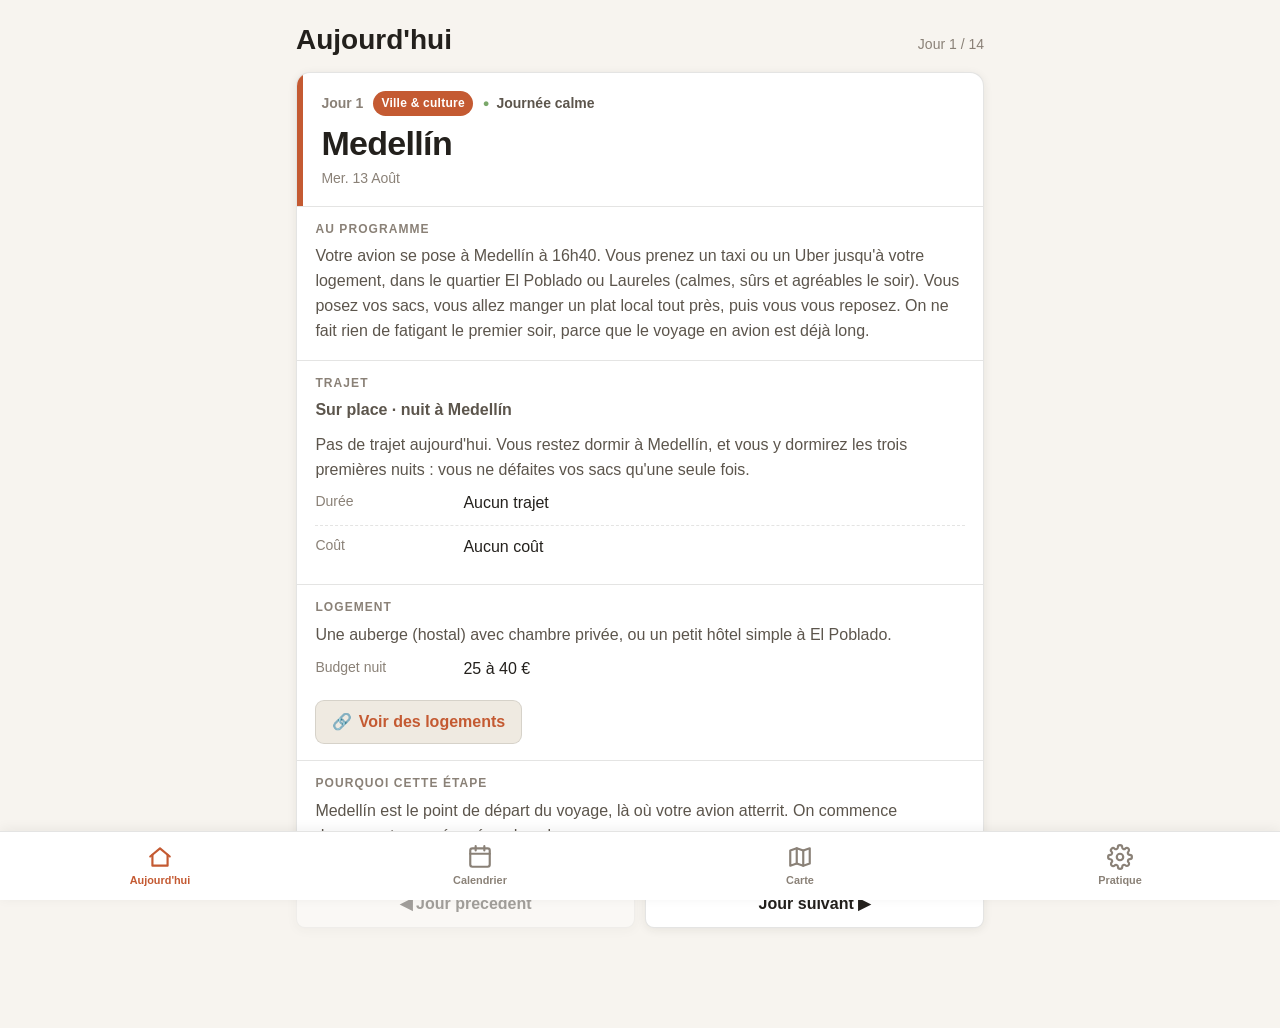
<file: index.html>
<!DOCTYPE html>
<html lang="fr">
<head>
  <meta charset="UTF-8">
  <meta name="viewport" content="width=device-width, initial-scale=1.0, viewport-fit=cover">
  <title>Colombie — Carnet de voyage</title>
  <meta name="description" content="Carnet de voyage hors-ligne : 14 jours en Colombie, du 13 au 26 août.">

  <!-- Thème -->
  <meta name="theme-color" content="#C45A32" media="(prefers-color-scheme: light)">
  <meta name="theme-color" content="#171512" media="(prefers-color-scheme: dark)">

  <!-- PWA / iOS "ajouter à l'écran d'accueil" -->
  <link rel="manifest" href="manifest.json">
  <meta name="apple-mobile-web-app-capable" content="yes">
  <meta name="mobile-web-app-capable" content="yes">
  <meta name="apple-mobile-web-app-status-bar-style" content="default">
  <meta name="apple-mobile-web-app-title" content="Colombie">
  <link rel="apple-touch-icon" href="icons/icon-192.png">
  <link rel="icon" type="image/png" sizes="192x192" href="icons/icon-192.png">

  <link rel="stylesheet" href="styles.css">
</head>
<body>

  <!-- Bandeau hors-ligne (affiché via body.is-offline) -->
  <div class="offline-banner" role="status" aria-live="polite">
    Hors ligne — toutes les infos du voyage restent disponibles
  </div>

  <main id="app">

    <!-- ============ VUE 1 : AUJOURD'HUI ============ -->
    <section class="view active" id="view-today" data-view="today"
             role="tabpanel" aria-label="Fiche du jour">
      <div class="view-header">
        <h1>Aujourd'hui</h1>
        <span class="view-sub" id="today-progress"></span>
      </div>
      <div id="day-card-mount"></div>
    </section>

    <!-- ============ VUE 2 : CALENDRIER ============ -->
    <section class="view" id="view-calendar" data-view="calendar"
             role="tabpanel" aria-label="Calendrier des 14 jours">
      <div class="view-header">
        <h1>Calendrier</h1>
        <span class="view-sub">14 jours · 13 → 26 août</span>
      </div>
      <div id="calendar-mount"></div>
    </section>

    <!-- ============ VUE 3 : CARTE ============ -->
    <section class="view" id="view-map" data-view="map"
             role="tabpanel" aria-label="Carte de l'itinéraire">
      <div class="view-header">
        <h1>Carte</h1>
        <span class="view-sub">4 grandes étapes</span>
      </div>

      <div class="map-wrap">
        <!-- SVG inline fait main : silhouette + 4 étapes numérotées.
             viewBox sans largeur/hauteur fixes pour rester responsive. -->
        <svg viewBox="0 0 300 380" role="img"
             aria-label="Tracé schématique de l'itinéraire en Colombie, de Medellín à Carthagène.">
          <title>Itinéraire — Medellín, Salento, la côte caraïbe, Carthagène</title>

          <!-- Silhouette stylisée de la Colombie -->
          <path d="M150 20
                   C110 26 92 54 96 92
                   C74 108 60 140 70 176
                   C58 208 62 250 88 286
                   C104 320 118 348 150 360
                   C176 350 190 322 198 292
                   C224 268 236 226 224 190
                   C240 156 232 112 206 92
                   C210 54 190 28 150 20 Z"
                fill="var(--bg-sunken)" stroke="var(--border-strong)"
                stroke-width="1.5"/>

          <!-- Tracés entre étapes -->
          <!-- 1 Medellín -> 2 Salento : AVION (pointillés) -->
          <path d="M150 250 L108 300" fill="none" stroke="var(--color-coffee)"
                stroke-width="3" stroke-dasharray="4 6" stroke-linecap="round"/>
          <!-- 2 Salento -> 3 Côte : AVION (pointillés) -->
          <path d="M108 300 L196 96" fill="none" stroke="var(--color-carib)"
                stroke-width="3" stroke-dasharray="4 6" stroke-linecap="round"/>
          <!-- 3 Côte -> 4 Carthagène : BUS/ROUTE (trait plein) -->
          <path d="M196 96 L120 70" fill="none" stroke="var(--color-colonial)"
                stroke-width="3" stroke-linecap="round"/>

          <!-- Point 4 : Carthagène (haut, côte nord-ouest) -->
          <circle cx="120" cy="70" r="15" fill="var(--color-colonial)"/>
          <text x="120" y="75" text-anchor="middle" font-size="15"
                font-weight="700" fill="#fff">4</text>

          <!-- Point 3 : Côte & parcs (nord-est) -->
          <circle cx="196" cy="96" r="15" fill="var(--color-jungle)"/>
          <text x="196" y="101" text-anchor="middle" font-size="15"
                font-weight="700" fill="#fff">3</text>

          <!-- Point 1 : Medellín (centre) -->
          <circle cx="150" cy="250" r="15" fill="var(--color-city)"/>
          <text x="150" y="255" text-anchor="middle" font-size="15"
                font-weight="700" fill="#fff">1</text>

          <!-- Point 2 : Salento & Cocora (sud-ouest) -->
          <circle cx="108" cy="300" r="15" fill="var(--color-coffee)"/>
          <text x="108" y="305" text-anchor="middle" font-size="15"
                font-weight="700" fill="#fff">2</text>
        </svg>
      </div>

      <div class="map-legend" id="map-legend-mount"></div>

      <h2 class="cal-week-label">Étapes du voyage</h2>
      <div class="stage-list" id="stage-list-mount"></div>
    </section>

    <!-- ============ VUE 4 : PRATIQUE ============ -->
    <section class="view" id="view-practical" data-view="practical"
             role="tabpanel" aria-label="Informations pratiques">
      <div class="view-header">
        <h1>Pratique</h1>
      </div>

      <div class="pills" role="tablist" aria-label="Sous-sections pratiques">
        <button class="pill active" data-subview="legs" role="tab" aria-selected="true">Trajets</button>
        <button class="pill" data-subview="budget" role="tab" aria-selected="false">Budget</button>
        <button class="pill" data-subview="info" role="tab" aria-selected="false">Infos utiles</button>
      </div>

      <div class="subview active" id="subview-legs"><div id="legs-mount"></div></div>
      <div class="subview" id="subview-budget"><div id="budget-mount"></div></div>
      <div class="subview" id="subview-info"><div id="info-mount"></div></div>
    </section>

  </main>

  <!-- Bouton flottant "Aujourd'hui" toujours accessible -->
  <button class="today-fab hidden" id="today-fab" aria-label="Aller au jour du voyage en cours">
    <svg width="18" height="18" viewBox="0 0 24 24" fill="none"
         stroke="currentColor" stroke-width="2.2" aria-hidden="true">
      <circle cx="12" cy="12" r="9"/><path d="M12 7v5l3 2"/>
    </svg>
    Aujourd'hui
  </button>

  <!-- Tab bar (bas d'écran) -->
  <nav class="tabbar" role="tablist" aria-label="Navigation principale">
    <button class="tab active" data-target="today" role="tab" aria-selected="true" aria-label="Aujourd'hui">
      <svg class="tab-icon" viewBox="0 0 24 24" fill="none" stroke="currentColor"
           stroke-width="2" stroke-linecap="round" stroke-linejoin="round" aria-hidden="true">
        <path d="M3 11.5 12 4l9 7.5"/><path d="M5 10v10h14V10"/>
      </svg>
      Aujourd'hui
    </button>
    <button class="tab" data-target="calendar" role="tab" aria-selected="false" aria-label="Calendrier">
      <svg class="tab-icon" viewBox="0 0 24 24" fill="none" stroke="currentColor"
           stroke-width="2" stroke-linecap="round" stroke-linejoin="round" aria-hidden="true">
        <rect x="3" y="4" width="18" height="17" rx="2"/><path d="M3 9h18M8 2v4M16 2v4"/>
      </svg>
      Calendrier
    </button>
    <button class="tab" data-target="map" role="tab" aria-selected="false" aria-label="Carte">
      <svg class="tab-icon" viewBox="0 0 24 24" fill="none" stroke="currentColor"
           stroke-width="2" stroke-linecap="round" stroke-linejoin="round" aria-hidden="true">
        <path d="M9 4 3 6v14l6-2 6 2 6-2V4l-6 2-6-2Z"/><path d="M9 4v14M15 6v14"/>
      </svg>
      Carte
    </button>
    <button class="tab" data-target="practical" role="tab" aria-selected="false" aria-label="Pratique">
      <svg class="tab-icon" viewBox="0 0 24 24" fill="none" stroke="currentColor"
           stroke-width="2" stroke-linecap="round" stroke-linejoin="round" aria-hidden="true">
        <path d="M12 15a3 3 0 1 0 0-6 3 3 0 0 0 0 6Z"/>
        <path d="M19.4 15a1.65 1.65 0 0 0 .33 1.82l.06.06a2 2 0 1 1-2.83 2.83l-.06-.06a1.65 1.65 0 0 0-1.82-.33 1.65 1.65 0 0 0-1 1.51V21a2 2 0 1 1-4 0v-.09A1.65 1.65 0 0 0 9 19.4a1.65 1.65 0 0 0-1.82.33l-.06.06a2 2 0 1 1-2.83-2.83l.06-.06a1.65 1.65 0 0 0 .33-1.82 1.65 1.65 0 0 0-1.51-1H3a2 2 0 1 1 0-4h.09A1.65 1.65 0 0 0 4.6 9a1.65 1.65 0 0 0-.33-1.82l-.06-.06a2 2 0 1 1 2.83-2.83l.06.06a1.65 1.65 0 0 0 1.82.33H9a1.65 1.65 0 0 0 1-1.51V3a2 2 0 1 1 4 0v.09a1.65 1.65 0 0 0 1 1.51 1.65 1.65 0 0 0 1.82-.33l.06-.06a2 2 0 1 1 2.83 2.83l-.06.06a1.65 1.65 0 0 0-.33 1.82V9a1.65 1.65 0 0 0 1.51 1H21a2 2 0 1 1 0 4h-.09a1.65 1.65 0 0 0-1.51 1Z"/>
      </svg>
      Pratique
    </button>
  </nav>

  <script src="data.js"></script>
  <script src="app.js"></script>
</body>
</html>
</file>
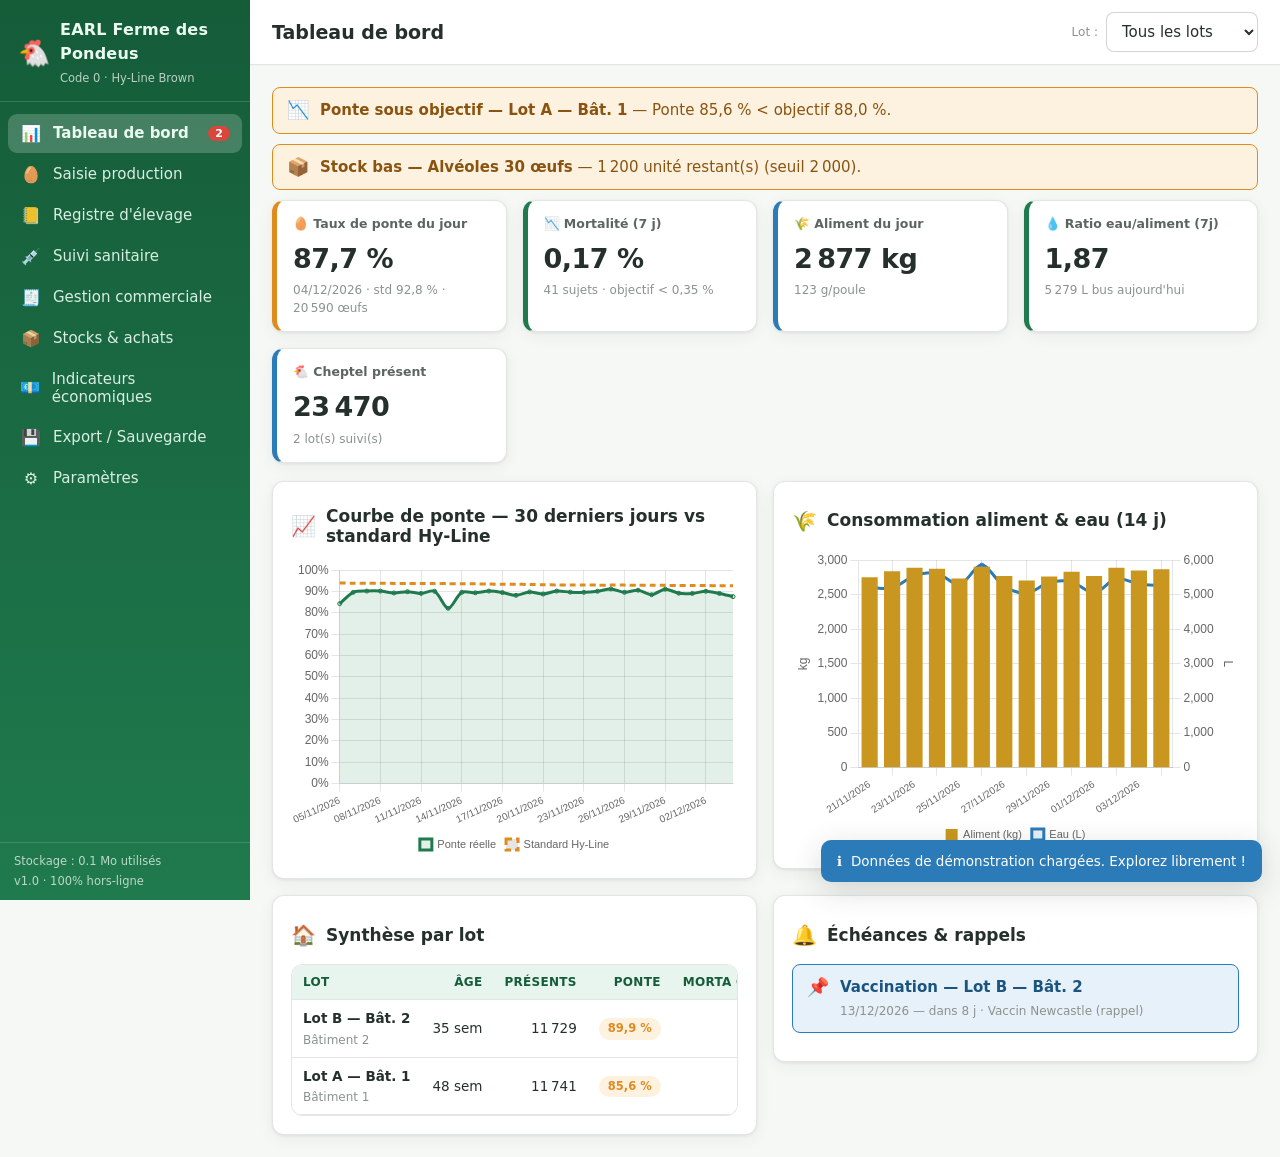
<file: avicole/index.html>
<!DOCTYPE html>
<html lang="fr">
<head>
<meta charset="UTF-8">
<meta name="viewport" content="width=device-width, initial-scale=1.0">
<meta name="theme-color" content="#1f7a4d">
<link rel="icon" href="data:image/svg+xml,%3Csvg xmlns='http://www.w3.org/2000/svg' viewBox='0 0 100 100'%3E%3Ctext y='.9em' font-size='90'%3E🐔%3C/text%3E%3C/svg%3E">
<title>Gestion Avicole — Ferme de pondeuses</title>
<!--
  ============================================================================
  APPLICATION DE GESTION AVICOLE (poules pondeuses)
  ----------------------------------------------------------------------------
  Application web autonome, mono-fichier, 100% en français.
  Fonctionne en local dans le navigateur, sans serveur.
  Persistance : IndexedDB (base "GestionAvicole").
  Aucune donnée n'est envoyée à l'extérieur.

  Librairies embarquées LOCALEMENT (dossier ./vendor) — AUCUN appel réseau,
  aucune donnée envoyée à l'extérieur. Utilisées pour :
    - Chart.js   : graphiques
    - SheetJS    : export Excel (.xlsx)
    - jsPDF (+autotable) : export PDF
  Si un fichier vendor est absent, l'application reste utilisable ; seuls les
  graphiques/exports concernés sont désactivés (dégradation gracieuse).
  ============================================================================
-->
<script src="vendor/chart.umd.min.js" defer></script>
<script src="vendor/xlsx.full.min.js" defer></script>
<script src="vendor/jspdf.umd.min.js" defer></script>
<script src="vendor/jspdf.plugin.autotable.min.js" defer></script>
<style>
/* ===========================================================================
   VARIABLES & RESET
   =========================================================================== */
:root{
  --vert:#1f7a4d; --vert-fonce:#155c39; --vert-clair:#e8f5ee;
  --paille:#e9b949; --paille-fonce:#c9971f;
  --brun:#8a5a2b;
  --rouge:#d9463c; --rouge-clair:#fbeae9;
  --orange:#e08b1e; --orange-clair:#fdf1e0;
  --bleu:#2b7bb9; --bleu-clair:#e7f1f9;
  --ink:#26302b; --ink-soft:#5c6660; --muted:#8a938d;
  --paper:#f6f8f5; --paper-2:#ffffff; --card:#ffffff;
  --line:rgba(38,48,43,.12); --line-fort:rgba(38,48,43,.2);
  --ombre:0 1px 3px rgba(38,48,43,.08), 0 4px 16px rgba(38,48,43,.06);
  --ombre-fort:0 8px 30px rgba(38,48,43,.18);
  --radius:12px; --radius-sm:8px;
  --nav-w:250px;
  --fs:15px;
}
*{margin:0;padding:0;box-sizing:border-box}
html{-webkit-text-size-adjust:100%}
body{
  font-family:system-ui,-apple-system,"Segoe UI",Roboto,Helvetica,Arial,sans-serif;
  background:var(--paper); color:var(--ink); font-size:var(--fs); line-height:1.5;
  -webkit-font-smoothing:antialiased;
}
h1,h2,h3,h4{line-height:1.2;font-weight:650}
a{color:var(--vert);text-decoration:none}
button{font-family:inherit;font-size:inherit;cursor:pointer}
input,select,textarea{font-family:inherit;font-size:inherit}
table{border-collapse:collapse;width:100%}
::-webkit-scrollbar{width:10px;height:10px}
::-webkit-scrollbar-thumb{background:var(--line-fort);border-radius:6px}

/* ===========================================================================
   MISE EN PAGE : barre latérale + contenu
   =========================================================================== */
.app{display:flex;min-height:100vh}
.sidebar{
  width:var(--nav-w);flex:0 0 var(--nav-w);
  background:linear-gradient(180deg,var(--vert-fonce),var(--vert));
  color:#eafaf1;position:fixed;top:0;bottom:0;left:0;z-index:40;
  display:flex;flex-direction:column;transition:transform .25s ease;
}
.sidebar .brand{padding:18px 18px 12px;display:flex;align-items:center;gap:10px;border-bottom:1px solid rgba(255,255,255,.15)}
.sidebar .brand .logo{font-size:26px;line-height:1}
.sidebar .brand b{font-size:16px;font-weight:700;letter-spacing:.2px;display:block}
.sidebar .brand small{color:rgba(255,255,255,.7);font-size:11.5px}
.sidebar nav{flex:1;overflow-y:auto;padding:10px 8px}
.navbtn{
  display:flex;align-items:center;gap:11px;width:100%;text-align:left;
  background:transparent;border:0;color:#eafaf1;padding:10px 12px;border-radius:9px;
  margin:2px 0;opacity:.92;transition:background .12s;
}
.navbtn .ic{width:22px;text-align:center;font-size:16px}
.navbtn:hover{background:rgba(255,255,255,.12)}
.navbtn.actif{background:rgba(255,255,255,.2);font-weight:650;opacity:1}
.navbtn .badge{margin-left:auto;background:var(--rouge);color:#fff;border-radius:20px;font-size:11px;font-weight:700;padding:1px 7px;min-width:20px;text-align:center}
.sidebar .pied{padding:10px 14px;border-top:1px solid rgba(255,255,255,.15);font-size:11.5px;color:rgba(255,255,255,.7)}

.main{flex:1;margin-left:var(--nav-w);min-width:0;display:flex;flex-direction:column}
.topbar{
  position:sticky;top:0;z-index:30;background:var(--paper-2);border-bottom:1px solid var(--line);
  display:flex;align-items:center;gap:14px;padding:12px 22px;box-shadow:0 1px 0 rgba(0,0,0,.02);
}
.topbar h1{font-size:19px;font-weight:700}
.topbar .sous{color:var(--muted);font-size:13px;margin-left:2px}
.burger{display:none;background:var(--vert);color:#fff;border:0;border-radius:8px;width:38px;height:38px;font-size:18px}
.topbar .lot-select{margin-left:auto;display:flex;align-items:center;gap:8px}
.topbar .lot-select label{font-size:12px;color:var(--muted)}
.content{padding:22px;max-width:1280px;width:100%}

/* ===========================================================================
   COMPOSANTS
   =========================================================================== */
.card{background:var(--card);border:1px solid var(--line);border-radius:var(--radius);box-shadow:var(--ombre)}
.card.pad{padding:18px}
.section-titre{display:flex;align-items:center;gap:10px;margin:6px 0 14px}
.section-titre h2{font-size:17px}
.section-titre .ic{font-size:20px}
.grid{display:grid;gap:16px}
.grid.kpi{grid-template-columns:repeat(auto-fill,minmax(210px,1fr))}
.grid.c2{grid-template-columns:repeat(auto-fit,minmax(320px,1fr))}
.grid.c3{grid-template-columns:repeat(auto-fit,minmax(240px,1fr))}

.kpi-card{background:var(--card);border:1px solid var(--line);border-left:5px solid var(--muted);border-radius:var(--radius);padding:14px 16px;box-shadow:var(--ombre)}
.kpi-card.v{border-left-color:var(--vert)} .kpi-card.o{border-left-color:var(--orange)} .kpi-card.r{border-left-color:var(--rouge)} .kpi-card.b{border-left-color:var(--bleu)}
.kpi-card .lib{font-size:12.5px;color:var(--ink-soft);display:flex;align-items:center;gap:6px;font-weight:600}
.kpi-card .val{font-size:27px;font-weight:750;margin:5px 0 2px;letter-spacing:-.5px}
.kpi-card .val small{font-size:14px;font-weight:600;color:var(--muted)}
.kpi-card .cmp{font-size:12px;color:var(--muted)}
.kpi-card .cmp.up{color:var(--vert)} .kpi-card .cmp.down{color:var(--rouge)}

.btn{display:inline-flex;align-items:center;gap:7px;background:var(--vert);color:#fff;border:0;border-radius:9px;padding:9px 15px;font-weight:600;box-shadow:var(--ombre);transition:filter .12s,transform .05s}
.btn:hover{filter:brightness(1.06)} .btn:active{transform:translateY(1px)}
.btn.sec{background:var(--paper-2);color:var(--ink);border:1px solid var(--line-fort);box-shadow:none}
.btn.sec:hover{background:var(--paper)}
.btn.dang{background:var(--rouge)}
.btn.ghost{background:transparent;color:var(--vert);box-shadow:none;border:1px solid var(--vert)}
.btn.sm{padding:6px 10px;font-size:13px;border-radius:7px}
.btn.xs{padding:3px 8px;font-size:12px;border-radius:6px;box-shadow:none}
.btn[disabled]{opacity:.5;cursor:not-allowed}
.barre-actions{display:flex;flex-wrap:wrap;gap:10px;align-items:center;margin-bottom:16px}
.barre-actions .spacer{flex:1}

label.champ{display:block;margin-bottom:12px}
label.champ > span{display:block;font-size:12.5px;color:var(--ink-soft);font-weight:600;margin-bottom:4px}
input[type=text],input[type=number],input[type=date],input[type=email],input[type=tel],select,textarea{
  width:100%;padding:9px 11px;border:1px solid var(--line-fort);border-radius:var(--radius-sm);background:var(--paper-2);color:var(--ink);
}
input:focus,select:focus,textarea:focus{outline:2px solid var(--vert-clair);border-color:var(--vert)}
textarea{resize:vertical;min-height:64px}
.form-grid{display:grid;grid-template-columns:repeat(auto-fit,minmax(180px,1fr));gap:0 16px}
.form-grid.c4{grid-template-columns:repeat(auto-fit,minmax(150px,1fr))}
.aide{font-size:11.5px;color:var(--muted);margin-top:2px}
.calc-live{background:var(--vert-clair);border:1px solid var(--vert);border-radius:var(--radius-sm);padding:10px 14px;display:flex;flex-wrap:wrap;gap:16px;margin:6px 0 14px}
.calc-live .it{font-size:12.5px;color:var(--vert-fonce)} .calc-live .it b{display:block;font-size:18px;color:var(--ink)}

.tbl-wrap{overflow-x:auto;border:1px solid var(--line);border-radius:var(--radius);background:var(--card)}
table.data{font-size:13.5px}
table.data th,table.data td{padding:8px 11px;text-align:left;border-bottom:1px solid var(--line);white-space:nowrap}
table.data thead th{background:var(--vert-clair);color:var(--vert-fonce);font-weight:700;position:sticky;top:0;font-size:12px;text-transform:uppercase;letter-spacing:.3px}
table.data tbody tr:hover{background:var(--vert-clair)}
table.data td.num,table.data th.num{text-align:right;font-variant-numeric:tabular-nums}
table.data td.act{text-align:right}
.tfoot td{font-weight:700;background:var(--paper)}

.tag{display:inline-block;padding:2px 9px;border-radius:20px;font-size:11.5px;font-weight:700}
.tag.v{background:var(--vert-clair);color:var(--vert-fonce)} .tag.o{background:var(--orange-clair);color:var(--orange)} .tag.r{background:var(--rouge-clair);color:var(--rouge)} .tag.b{background:var(--bleu-clair);color:var(--bleu)} .tag.g{background:#eceeec;color:var(--ink-soft)}

.alerte{display:flex;gap:11px;align-items:flex-start;padding:11px 14px;border-radius:var(--radius-sm);margin-bottom:10px;border:1px solid}
.alerte .ic{font-size:18px;line-height:1.2}
.alerte.r{background:var(--rouge-clair);border-color:var(--rouge);color:#8f2b23}
.alerte.o{background:var(--orange-clair);border-color:var(--orange);color:#8a5410}
.alerte.v{background:var(--vert-clair);border-color:var(--vert);color:var(--vert-fonce)}
.alerte.b{background:var(--bleu-clair);border-color:var(--bleu);color:#1c5480}
.alerte b{font-weight:700}
.vide{text-align:center;color:var(--muted);padding:36px 16px}
.vide .em{font-size:34px;display:block;margin-bottom:8px}

/* Modale */
.modal-fond{position:fixed;inset:0;background:rgba(20,30,24,.5);z-index:100;display:none;align-items:flex-start;justify-content:center;padding:28px 16px;overflow-y:auto}
.modal-fond.ouvert{display:flex}
.modal{background:var(--card);border-radius:14px;box-shadow:var(--ombre-fort);width:100%;max-width:640px;animation:pop .16s ease}
.modal.large{max-width:920px}
@keyframes pop{from{transform:translateY(10px) scale(.98);opacity:0}to{transform:none;opacity:1}}
.modal .mh{display:flex;align-items:center;gap:10px;padding:16px 20px;border-bottom:1px solid var(--line)}
.modal .mh h3{font-size:17px}
.modal .mh .x{margin-left:auto;background:transparent;border:0;font-size:22px;color:var(--muted);width:32px;height:32px;border-radius:8px}
.modal .mh .x:hover{background:var(--paper);color:var(--ink)}
.modal .mb{padding:18px 20px;max-height:70vh;overflow-y:auto}
.modal .mf{display:flex;gap:10px;justify-content:flex-end;padding:14px 20px;border-top:1px solid var(--line)}

/* Toast */
.toasts{position:fixed;right:18px;bottom:18px;z-index:200;display:flex;flex-direction:column;gap:8px}
.toast{background:var(--ink);color:#fff;padding:11px 16px;border-radius:10px;box-shadow:var(--ombre-fort);font-size:13.5px;display:flex;gap:9px;align-items:center;animation:slidein .2s ease}
.toast.ok{background:var(--vert-fonce)} .toast.err{background:var(--rouge)} .toast.info{background:var(--bleu)}
@keyframes slidein{from{transform:translateX(20px);opacity:0}to{transform:none;opacity:1}}

.pilotes{display:flex;gap:8px;flex-wrap:wrap;margin-bottom:14px}
.pilote{background:var(--paper-2);border:1px solid var(--line-fort);border-radius:20px;padding:5px 13px;font-size:13px;font-weight:600;color:var(--ink-soft)}
.pilote.actif{background:var(--vert);color:#fff;border-color:var(--vert)}
.chart-box{position:relative;height:300px}
.chart-box.sm{height:220px}
.mini{font-size:12px;color:var(--muted)}
.split-eco{display:grid;grid-template-columns:1fr 1fr;gap:16px}
.filtre-bar{display:flex;flex-wrap:wrap;gap:10px;align-items:end;margin-bottom:14px}
.filtre-bar label.champ{margin-bottom:0}
.overlay-charge{position:fixed;inset:0;background:rgba(246,248,245,.85);z-index:300;display:flex;align-items:center;justify-content:center;flex-direction:column;gap:14px}
.spin{width:42px;height:42px;border:4px solid var(--line-fort);border-top-color:var(--vert);border-radius:50%;animation:spin .8s linear infinite}
@keyframes spin{to{transform:rotate(360deg)}}

@media(max-width:900px){
  :root{--nav-w:0px}
  .sidebar{transform:translateX(-100%);width:250px;flex-basis:250px;box-shadow:var(--ombre-fort)}
  .sidebar.ouvert{transform:none}
  .main{margin-left:0}
  .burger{display:inline-flex;align-items:center;justify-content:center}
  .content{padding:16px}
  .split-eco{grid-template-columns:1fr}
  .backdrop-nav{position:fixed;inset:0;background:rgba(0,0,0,.4);z-index:39;display:none}
  .backdrop-nav.ouvert{display:block}
}
</style>
</head>
<body>
<div class="app">
  <!-- ================= BARRE LATÉRALE ================= -->
  <aside class="sidebar" id="sidebar">
    <div class="brand">
      <span class="logo">🐔</span>
      <div><b id="brandNom">Gestion Avicole</b><small id="brandSous">Poules pondeuses</small></div>
    </div>
    <nav id="menu"><!-- boutons générés en JS --></nav>
    <div class="pied">
      <div id="piedStockage">Stockage local</div>
      <div style="margin-top:3px">v1.0 · 100% hors-ligne</div>
    </div>
  </aside>
  <div class="backdrop-nav" id="backdropNav"></div>

  <!-- ================= CONTENU ================= -->
  <div class="main">
    <div class="topbar">
      <button class="burger" id="burger" aria-label="Menu">☰</button>
      <div>
        <h1 id="pageTitre">Tableau de bord</h1>
      </div>
      <div class="lot-select" id="lotSelectBox">
        <label for="lotSelect">Lot :</label>
        <select id="lotSelect" style="width:auto"></select>
      </div>
    </div>
    <div class="content" id="vue"><!-- vue courante --></div>
  </div>
</div>

<!-- Modale générique -->
<div class="modal-fond" id="modalFond">
  <div class="modal" id="modalBox">
    <div class="mh"><h3 id="modalTitre"></h3><button class="x" id="modalX">×</button></div>
    <div class="mb" id="modalBody"></div>
    <div class="mf" id="modalFooter"></div>
  </div>
</div>

<div class="toasts" id="toasts"></div>

<script>
/* ===========================================================================
   1. COUCHE BASE DE DONNÉES (IndexedDB) — wrapper à promesses
   =========================================================================== */
const DB_NOM = 'GestionAvicole';
const DB_VERSION = 1;
// Description des "object stores" et de leurs index
const STORES = {
  lots:            {keyPath:'id', index:[]},
  production:      {keyPath:'id', index:['date','lotId']},
  mouvements:      {keyPath:'id', index:['date','lotId','type']},   // registre : entrées/sorties/réformes
  traitements:     {keyPath:'id', index:['date','lotId']},
  sanitaire:       {keyPath:'id', index:['type','lotId','dateEcheance']},
  clients:         {keyPath:'id', index:['nom']},
  factures:        {keyPath:'id', index:['date','clientId','numero']},
  cotations:       {keyPath:'id', index:['date']},
  fournisseurs:    {keyPath:'id', index:['nom']},
  stocks:          {keyPath:'id', index:['categorie']},
  mvtStock:        {keyPath:'id', index:['date','stockId']},
  achats:          {keyPath:'id', index:['date','fournisseurId']},
  charges:         {keyPath:'id', index:['date','lotId','categorie']},
  parametres:      {keyPath:'cle', index:[]},
};
let _db = null;

function ouvrirDB(){
  return new Promise((resolve,reject)=>{
    const req = indexedDB.open(DB_NOM, DB_VERSION);
    req.onupgradeneeded = e=>{
      const db = e.target.result;
      for(const [nom,def] of Object.entries(STORES)){
        if(!db.objectStoreNames.contains(nom)){
          const os = db.createObjectStore(nom, {keyPath:def.keyPath});
          def.index.forEach(ix=>os.createIndex(ix, ix, {unique:false}));
        }
      }
    };
    req.onsuccess = e=>{ _db = e.target.result; resolve(_db); };
    req.onerror = e=>reject(e.target.error);
  });
}
function tx(store, mode='readonly'){ return _db.transaction(store, mode).objectStore(store); }
function dbTout(store){ return new Promise((res,rej)=>{ const r=tx(store).getAll(); r.onsuccess=()=>res(r.result); r.onerror=()=>rej(r.error); }); }
function dbGet(store,key){ return new Promise((res,rej)=>{ const r=tx(store).get(key); r.onsuccess=()=>res(r.result); r.onerror=()=>rej(r.error); }); }
function dbPut(store,obj){ return new Promise((res,rej)=>{ const r=tx(store,'readwrite').put(obj); r.onsuccess=()=>res(obj); r.onerror=()=>rej(r.error); }); }
function dbDel(store,key){ return new Promise((res,rej)=>{ const r=tx(store,'readwrite').delete(key); r.onsuccess=()=>res(); r.onerror=()=>rej(r.error); }); }
function dbClear(store){ return new Promise((res,rej)=>{ const r=tx(store,'readwrite').clear(); r.onsuccess=()=>res(); r.onerror=()=>rej(r.error); }); }
function uid(){ return Date.now().toString(36)+Math.random().toString(36).slice(2,8); }

/* ===========================================================================
   2. UTILITAIRES (dates FR, formatage, validation)
   =========================================================================== */
const MOIS_FR = ['janv.','févr.','mars','avr.','mai','juin','juil.','août','sept.','oct.','nov.','déc.'];
function todayISO(){ const d=new Date(); return d.toISOString().slice(0,10); }
function isoToFr(iso){ if(!iso) return ''; const [a,m,j]=iso.split('-'); return `${j}/${m}/${a}`; }
function frToISO(fr){ if(!fr) return ''; const [j,m,a]=fr.split('/'); return `${a}-${m.padStart(2,'0')}-${j.padStart(2,'0')}`; }
function isoToLong(iso){ if(!iso) return ''; const d=new Date(iso+'T00:00'); return `${d.getDate()} ${MOIS_FR[d.getMonth()]} ${d.getFullYear()}`; }
function ajouterJours(iso,n){ const d=new Date(iso+'T00:00'); d.setDate(d.getDate()+n); return d.toISOString().slice(0,10); }
function diffJours(iso1,iso2){ return Math.round((new Date(iso2+'T00:00')-new Date(iso1+'T00:00'))/86400000); }
function semaineISO(iso){ const d=new Date(iso+'T00:00'); const j=(d.getDay()+6)%7; d.setDate(d.getDate()-j+3); const p=new Date(d.getFullYear(),0,4); const s=1+Math.round(((d-p)/86400000-3+((p.getDay()+6)%7))/7); return `${d.getFullYear()}-S${String(s).padStart(2,'0')}`; }
function debutSemaine(iso){ const d=new Date(iso+'T00:00'); const j=(d.getDay()+6)%7; d.setDate(d.getDate()-j); return d.toISOString().slice(0,10); }
function nbFmt(n,dec=0){ if(n===null||n===undefined||isNaN(n)) return '—'; return Number(n).toLocaleString('fr-FR',{minimumFractionDigits:dec,maximumFractionDigits:dec}); }
function euro(n,dec=2){ if(n===null||n===undefined||isNaN(n)) return '—'; return Number(n).toLocaleString('fr-FR',{minimumFractionDigits:dec,maximumFractionDigits:dec})+' €'; }
function pct(n,dec=1){ if(n===null||n===undefined||isNaN(n)) return '—'; return nbFmt(n,dec)+' %'; }
function esc(s){ return String(s??'').replace(/[&<>"]/g,c=>({'&':'&amp;','<':'&lt;','>':'&gt;','"':'&quot;'}[c])); }
function clone(o){ return JSON.parse(JSON.stringify(o)); }
// Validation : renvoie un message d'erreur ou null
function valNombre(v,{min=null,max=null,champ='Valeur',entier=false}={}){
  if(v==='' || v===null || v===undefined) return null; // vide autorisé (traité ailleurs)
  const n=Number(v);
  if(isNaN(n)) return `${champ} : nombre invalide`;
  if(entier && !Number.isInteger(n)) return `${champ} : doit être un entier`;
  if(min!==null && n<min) return `${champ} : ne peut pas être inférieur à ${min}`;
  if(max!==null && n>max) return `${champ} : valeur aberrante (max ${max})`;
  return null;
}

/* ===========================================================================
   3. COURBE STANDARD DE PONTE — Hy-Line Brown (taux de ponte % par âge en semaines)
   Valeurs de référence "objectif de performance" (hen-day), interpolées.
   =========================================================================== */
const COURBE_HYLINE = {
  18:5, 19:26, 20:52, 21:73, 22:85, 23:91, 24:94, 25:95, 26:96,
  27:96, 28:96.5, 29:96.5, 30:96.5, 31:96, 32:96, 33:95.5, 34:95, 35:95,
  36:94.5, 37:94, 38:94, 39:93.5, 40:93, 41:93, 42:92.5, 43:92, 44:92,
  45:91.5, 46:91, 47:91, 48:90.5, 49:90, 50:90, 52:89, 54:88, 56:87,
  58:86, 60:85, 62:84, 64:83, 66:81, 68:80, 70:78, 72:77, 74:75,
  76:74, 78:72, 80:70, 82:68, 84:66, 86:64, 88:62, 90:60, 95:55, 100:50
};
// Interpolation linéaire de la courbe standard pour un âge en semaines (peut être décimal)
function standardPonte(semaines){
  if(semaines<=18) return semaines<17?0:COURBE_HYLINE[18]*(semaines-17);
  const cles = Object.keys(COURBE_HYLINE).map(Number).sort((a,b)=>a-b);
  if(semaines>=cles[cles.length-1]) return COURBE_HYLINE[cles[cles.length-1]];
  let bas=cles[0];
  for(const c of cles){ if(c<=semaines) bas=c; else { const haut=c; const r=(semaines-bas)/(haut-bas); return COURBE_HYLINE[bas]+r*(COURBE_HYLINE[haut]-COURBE_HYLINE[bas]); } }
  return COURBE_HYLINE[bas];
}
// Âge du lot (en semaines, décimal) à une date donnée
function ageLotSemaines(lot, iso){
  if(!lot) return null;
  const j = diffJours(lot.dateMiseEnPlace, iso);
  return (lot.ageMiseEnPlaceSemaines||18) + j/7;
}

/* ===========================================================================
   4. PARAMÈTRES PAR DÉFAUT & OBJECTIFS
   =========================================================================== */
const PARAM_DEFAUT = {
  exploitation:{
    nom:"EARL Ferme des Pondeuses", adresse:"Lieu-dit La Basse-Cour\n86800 Sèvres-Anxaumont",
    siret:"000 000 000 00000", tel:"05 49 00 00 00", email:"contact@ferme-pondeuses.fr",
    numeroCheptel:"FR 86 000 000", codeElevage:0, souche:"Hy-Line Brown", tvaIntra:""
  },
  facturation:{ tvaTaux:5.5, prefixe:"F", format:"AAAA-NNN", prochainNum:1, mentionBas:"TVA acquittée sur les débits. Pénalités de retard : 3× taux légal. Indemnité forfaitaire de recouvrement : 40 €." },
  objectifs:{
    tauxPonteMin:88,      // % : sous ce seuil = alerte orange, -5pts = rouge
    mortaliteHebdoMax:0.35, // % du cheptel / semaine
    icMax:2.3,            // indice de consommation (g aliment / g œuf) ~ ; ici kg alim / kg œuf
    ratioEauAlimentMax:2.2, // L eau / kg aliment (référence ~1.8-2.0)
    consoAlimentPoule:0.120, // kg/poule/jour attendu
    poidsOeufMoyen:63,   // g
  },
  seedFait:false
};
let PARAM = clone(PARAM_DEFAUT);
async function chargerParametres(){
  const rows = await dbTout('parametres');
  rows.forEach(r=>{ PARAM[r.cle]=r.valeur; });
  // compléter les clés manquantes
  for(const [k,v] of Object.entries(PARAM_DEFAUT)){ if(PARAM[k]===undefined) PARAM[k]=clone(v); }
}
async function sauverParam(cle){ await dbPut('parametres',{cle,valeur:PARAM[cle]}); }

/* ===========================================================================
   5. ÉTAT GLOBAL & CACHE
   =========================================================================== */
const ETAT = { module:'dashboard', lotCourant:'tous', lots:[], alertes:[] };
let CHARTS = {}; // instances Chart.js pour destruction

function libLot(lotId){ if(lotId==='tous') return 'Tous les lots'; const l=ETAT.lots.find(x=>x.id===lotId); return l?l.nom:'—'; }
function lotsActifs(){ return ETAT.lots.filter(l=>l.statut!=='terminé'); }
function effectifLotADate(lot, iso, prods, mvts){
  // Effectif présent à une date : les mouvements font foi (registre = source unique).
  // - S'il existe au moins une entrée pour ce lot (mise en place enregistrée), on
  //   part de 0 et on somme entrées − (sorties + mortalité + réformes) jusqu'à iso.
  // - Sinon (lot sans mouvement d'entrée), on retombe sur l'effectif initial déclaré,
  //   auquel on retranche les mouvements sortants. Évite le double comptage.
  const lotMvts = (mvts||[]).filter(m=>m.lotId===lot.id);
  const aEntree = lotMvts.some(m=>m.type==='entree');
  let eff = aEntree ? 0 : (lot.effectifInitial||0);
  lotMvts.filter(m=>m.date<=iso).forEach(m=>{
    if(m.type==='entree') eff+=m.nombre; else eff-=m.nombre; // sortie, mortalité, réforme
  });
  return Math.max(0,eff);
}

/* ===========================================================================
   6. NOTIFICATIONS (toasts) & MODALE
   =========================================================================== */
function toast(msg,type='ok',ms=3200){
  const el=document.createElement('div'); el.className='toast '+type;
  el.innerHTML=`<span>${type==='ok'?'✅':type==='err'?'⛔':'ℹ️'}</span><span>${esc(msg)}</span>`;
  document.getElementById('toasts').appendChild(el);
  setTimeout(()=>{ el.style.opacity='0'; el.style.transition='opacity .3s'; setTimeout(()=>el.remove(),300); }, ms);
}
function ouvrirModal(titre, htmlBody, boutons){
  document.getElementById('modalTitre').textContent=titre;
  document.getElementById('modalBody').innerHTML=htmlBody;
  const mf=document.getElementById('modalFooter'); mf.innerHTML='';
  (boutons||[]).forEach(b=>{
    const btn=document.createElement('button'); btn.className='btn '+(b.classe||''); btn.textContent=b.texte;
    btn.onclick=b.action; mf.appendChild(btn);
  });
  document.getElementById('modalBox').className='modal'+(boutons&&boutons._large?' large':'');
  document.getElementById('modalFond').classList.add('ouvert');
}
function setModalLarge(v){ document.getElementById('modalBox').className='modal'+(v?' large':''); }
function fermerModal(){ document.getElementById('modalFond').classList.remove('ouvert'); }
function confirmer(msg, onOui, {titre='Confirmation', txtOui='Confirmer', dang=true}={}){
  ouvrirModal(titre, `<p style="font-size:15px">${msg}</p>`, [
    {texte:'Annuler', classe:'sec', action:fermerModal},
    {texte:txtOui, classe:dang?'dang':'', action:()=>{ fermerModal(); onOui(); }},
  ]);
}

/* ===========================================================================
   7. NAVIGATION / ROUTEUR
   =========================================================================== */
const MODULES = [
  {id:'dashboard', nom:'Tableau de bord', ic:'📊'},
  {id:'production', nom:'Saisie production', ic:'🥚'},
  {id:'registre',  nom:"Registre d'élevage", ic:'📒'},
  {id:'sanitaire', nom:'Suivi sanitaire', ic:'💉'},
  {id:'commercial',nom:'Gestion commerciale', ic:'🧾'},
  {id:'stocks',    nom:'Stocks & achats', ic:'📦'},
  {id:'economie',  nom:'Indicateurs économiques', ic:'💶'},
  {id:'sauvegarde',nom:'Export / Sauvegarde', ic:'💾'},
  {id:'parametres',nom:'Paramètres', ic:'⚙️'},
];
function construireMenu(){
  const menu=document.getElementById('menu'); menu.innerHTML='';
  MODULES.forEach(m=>{
    const b=document.createElement('button'); b.className='navbtn'+(m.id===ETAT.module?' actif':''); b.dataset.id=m.id;
    b.innerHTML=`<span class="ic">${m.ic}</span><span>${m.nom}</span><span class="badge" data-badge="${m.id}" style="display:none"></span>`;
    b.onclick=()=>aller(m.id);
    menu.appendChild(b);
  });
}
function majBadges(){
  const nbAl = ETAT.alertes.filter(a=>a.niveau!=='v').length;
  const bd = document.querySelector('[data-badge="dashboard"]');
  if(bd){ if(nbAl>0){ bd.style.display=''; bd.textContent=nbAl; } else bd.style.display='none'; }
}
async function aller(module){
  ETAT.module=module;
  document.querySelectorAll('.navbtn').forEach(b=>b.classList.toggle('actif',b.dataset.id===module));
  const m=MODULES.find(x=>x.id===module);
  document.getElementById('pageTitre').textContent=m?m.nom:'';
  // le sélecteur de lot n'est pertinent que pour certains modules
  document.getElementById('lotSelectBox').style.display = ['dashboard','production','registre','sanitaire','economie'].includes(module)?'flex':'none';
  fermerNavMobile();
  // détruire les anciens graphiques
  Object.values(CHARTS).forEach(c=>{ try{c.destroy();}catch(e){} }); CHARTS={};
  const vue=document.getElementById('vue'); vue.innerHTML='<div class="vide"><span class="em">⏳</span>Chargement…</div>';
  try{
    switch(module){
      case 'dashboard':   await renderDashboard(vue); break;
      case 'production':  await renderProduction(vue); break;
      case 'registre':    await renderRegistre(vue); break;
      case 'sanitaire':   await renderSanitaire(vue); break;
      case 'commercial':  await renderCommercial(vue); break;
      case 'stocks':      await renderStocks(vue); break;
      case 'economie':    await renderEconomie(vue); break;
      case 'sauvegarde':  await renderSauvegarde(vue); break;
      case 'parametres':  await renderParametres(vue); break;
    }
  }catch(err){ console.error(err); vue.innerHTML=`<div class="alerte r"><span class="ic">⛔</span><div>Erreur d'affichage du module.<br><small>${esc(err.message)}</small></div></div>`; }
}
function ouvrirNavMobile(){ document.getElementById('sidebar').classList.add('ouvert'); document.getElementById('backdropNav').classList.add('ouvert'); }
function fermerNavMobile(){ document.getElementById('sidebar').classList.remove('ouvert'); document.getElementById('backdropNav').classList.remove('ouvert'); }

/* Remplit le <select> de lots selon le module (option "tous" pour dashboard/registre) */
function majSelectLot(avecTous=true){
  const sel=document.getElementById('lotSelect'); sel.innerHTML='';
  if(avecTous){ const o=document.createElement('option'); o.value='tous'; o.textContent='Tous les lots'; sel.appendChild(o); }
  ETAT.lots.forEach(l=>{ const o=document.createElement('option'); o.value=l.id; o.textContent=l.nom+(l.statut==='terminé'?' (terminé)':''); sel.appendChild(o); });
  if(!avecTous && ETAT.lotCourant==='tous' && ETAT.lots[0]) ETAT.lotCourant=ETAT.lots[0].id;
  sel.value=ETAT.lotCourant;
}

/* ===========================================================================
   8. CALCULS DE PRODUCTION (indicateurs)
   =========================================================================== */
// À partir d'un enregistrement de production + effectif présent ce jour-là
function calculsProd(p, effectif){
  const oeufs=+p.oeufsPondus||0, alim=+p.consoAliment||0, eau=+p.consoEau||0;
  const tauxPonte = effectif>0 ? (oeufs/effectif)*100 : null;
  const tauxMorta = effectif>0 ? ((+p.mortalite||0)/effectif)*100 : null;
  const poidsOeuf = PARAM.objectifs.poidsOeufMoyen/1000; // kg/œuf
  const masseOeuf = oeufs*poidsOeuf; // kg d'œufs produits
  const ic = masseOeuf>0 ? alim/masseOeuf : null;         // kg aliment / kg œuf
  const ratioEauAlim = alim>0 ? eau/alim : null;          // L / kg
  const alimParPoule = effectif>0 ? (alim/effectif)*1000 : null; // g/poule
  return {tauxPonte,tauxMorta,ic,ratioEauAlim,alimParPoule,masseOeuf,effectif};
}

/* ===========================================================================
   9. DONNÉES DE DÉMONSTRATION (au premier lancement)
   =========================================================================== */
async function semerDemo(){
  // 2 lots (Code 0 - Bio, Hy-Line Brown)
  const lot1={id:uid(), nom:'Lot A — Bât. 1', batiment:'Bâtiment 1', souche:'Hy-Line Brown',
    effectifInitial:12000, dateMiseEnPlace:ajouterJours(todayISO(),-210), ageMiseEnPlaceSemaines:18,
    codeElevage:0, statut:'actif', notes:'Poulettes bio démarrées à 18 semaines.'};
  const lot2={id:uid(), nom:'Lot B — Bât. 2', batiment:'Bâtiment 2', souche:'Hy-Line Brown',
    effectifInitial:12000, dateMiseEnPlace:ajouterJours(todayISO(),-119), ageMiseEnPlaceSemaines:18,
    codeElevage:0, statut:'actif', notes:'Deuxième bande, décalée d\'environ 13 semaines.'};
  await dbPut('lots',lot1); await dbPut('lots',lot2);
  // mouvement d'entrée (mise en place)
  await dbPut('mouvements',{id:uid(),lotId:lot1.id,date:lot1.dateMiseEnPlace,type:'entree',nombre:12000,motif:'Mise en place poulettes',tiers:'Élevage de poulettes bio',remarques:''});
  await dbPut('mouvements',{id:uid(),lotId:lot2.id,date:lot2.dateMiseEnPlace,type:'entree',nombre:12000,motif:'Mise en place poulettes',tiers:'Élevage de poulettes bio',remarques:''});

  // Production quotidienne simulée pour chaque lot (des 90 derniers jours max, selon présence)
  const rng=(a,b)=>a+Math.random()*(b-a);
  for(const lot of [lot1,lot2]){
    let effectif=lot.effectifInitial;
    const debut = Math.min(90, Math.max(1, diffJours(lot.dateMiseEnPlace, todayISO())));
    for(let d=debut; d>=1; d--){
      const iso=ajouterJours(todayISO(),-d);
      const age=ageLotSemaines(lot,iso);
      // mortalité journalière ~ 0.02% + bruit
      const morts=Math.max(0, Math.round(effectif*rng(0.0001,0.0004)));
      effectif-=morts;
      if(morts>0) await dbPut('mouvements',{id:uid(),lotId:lot.id,date:iso,type:'mortalite',nombre:morts,motif:'Mortalité naturelle',tiers:'',remarques:''});
      const std=standardPonte(age);
      const tx=Math.max(0, Math.min(99, std - rng(1.5,5.5) + (Math.random()<0.06? -rng(6,14):0)));
      const oeufs=Math.round(effectif*tx/100);
      const alim=Math.round(effectif*rng(0.115,0.125)*10)/10; // kg
      const eau=Math.round(alim*rng(1.75,2.05));
      await dbPut('production',{id:uid(),lotId:lot.id,date:iso,
        oeufsPondus:oeufs, oeufsDeclasses:Math.round(oeufs*rng(0.01,0.03)),
        mortalite:morts, consoAliment:alim, consoEau:eau,
        tempMin:Math.round(rng(17,20)), tempMax:Math.round(rng(21,25)),
        hygrometrie:Math.round(rng(55,68)), poidsMoyen:Math.round(rng(61,65)), remarques:''});
    }
  }
  // Traitement vétérinaire d'exemple (avec délai d'attente)
  await dbPut('traitements',{id:uid(),lotId:lot1.id,date:ajouterJours(todayISO(),-8),
    produit:'Baycox (toltrazuril)',motif:'Coccidiose (prévention)',dose:'7 mg/kg',voie:'Eau de boisson',
    dureeJours:2, delaiAttenteOeufsJours:0, veterinaire:'Dr Martin (cabinet vét. de Poitiers)',
    ordonnance:'ORD-2026-014', remarques:'Conforme cahier des charges bio (dérogation vétérinaire).'});

  // Suivi sanitaire : autocontrôle Salmonelles + vaccination + nettoyage
  await dbPut('sanitaire',{id:uid(),type:'salmonelle',lotId:lot1.id,dateRealisation:ajouterJours(todayISO(),-45),
    dateEcheance:ajouterJours(todayISO(),-45+105),resultat:'Négatif',laboratoire:'Labo Départemental 86',
    reference:'SALM-2026-031',remarques:'Autocontrôle réglementaire (toutes les 15 semaines).'});
  await dbPut('sanitaire',{id:uid(),type:'salmonelle',lotId:lot2.id,dateRealisation:ajouterJours(todayISO(),-20),
    dateEcheance:ajouterJours(todayISO(),-20+105),resultat:'Négatif',laboratoire:'Labo Départemental 86',
    reference:'SALM-2026-047',remarques:''});
  await dbPut('sanitaire',{id:uid(),type:'vaccination',lotId:lot2.id,dateRealisation:ajouterJours(todayISO(),8),
    dateEcheance:ajouterJours(todayISO(),8),resultat:'',produit:'Vaccin Newcastle (rappel)',
    reference:'',remarques:'Rappel en eau de boisson.'});
  await dbPut('sanitaire',{id:uid(),type:'nettoyage',lotId:lot1.id,dateRealisation:ajouterJours(todayISO(),-2),
    dateEcheance:'',resultat:'Réalisé',produit:'Détergent alcalin + désinfectant virucide',
    reference:'',remarques:'Nettoyage périphérie + nids.'});

  // Clients
  const c1={id:uid(),nom:'Centre de conditionnement Ovoval',type:'Centre de conditionnement',
    adresse:'ZI des Œufs\n86000 Poitiers',siret:'111 222 333 00011',contact:'M. Dupuis',tel:'05 49 11 22 33',email:'achat@ovoval.fr',mentions:''};
  const c2={id:uid(),nom:'Supermarché Coquard',type:'GMS',adresse:'Av. de la Gare\n86800 Saint-Julien',
    siret:'444 555 666 00022',contact:'Rayon frais',tel:'05 49 44 55 66',email:'frais@coquard.fr',mentions:''};
  const c3={id:uid(),nom:'Vente directe (marché)',type:'Vente directe',adresse:'',siret:'',contact:'',tel:'',email:'',mentions:''};
  await dbPut('clients',c1); await dbPut('clients',c2); await dbPut('clients',c3);

  // Cotations œufs (mercuriale) — prix indicatif au 100 œufs par calibre
  const calibres=['Petit (S)','Moyen (M)','Gros (L)','Très gros (XL)'];
  const basePrix={'Petit (S)':9.5,'Moyen (M)':11.2,'Gros (L)':12.4,'Très gros (XL)':12.9};
  for(let w=6;w>=0;w--){ const iso=debutSemaine(ajouterJours(todayISO(),-w*7));
    calibres.forEach(cal=>{ dbPut('cotations',{id:uid(),date:iso,calibre:cal,prix:Math.round((basePrix[cal]+rng(-0.4,0.5))*100)/100,source:'Mercuriale bio hebdo'}); });
  }
  // Facture d'exemple
  const numFact=genNumeroFacture();
  await dbPut('factures',{id:uid(),numero:numFact,type:'facture',clientId:c1.id,date:ajouterJours(todayISO(),-5),
    statut:'emise', echeance:ajouterJours(todayISO(),25),
    lignes:[{designation:'Œufs bio calibre M (plein air/bio, code 0)',quantite:32400,unite:'œuf',prixUnitaire:0.112,tva:5.5},
            {designation:'Œufs bio calibre L (code 0)',quantite:14400,unite:'œuf',prixUnitaire:0.124,tva:5.5}],
    notes:'Livraison semaine '+semaineISO(todayISO())});

  // Fournisseurs + stocks + achats
  const f1={id:uid(),nom:'Sanders Bio Ouest',type:'Aliment',contact:'Service commercial',tel:'02 99 00 00 00',email:'cmd@sanders-bio.fr',adresse:'35000 Rennes',produits:'Aliment ponte bio'};
  const f2={id:uid(),nom:'Embal\'Œuf',type:'Emballage',contact:'',tel:'02 41 00 00 00',email:'contact@embaloeuf.fr',adresse:'49000 Angers',produits:'Alvéoles, boîtes 6/10'};
  await dbPut('fournisseurs',f1); await dbPut('fournisseurs',f2);
  const s1={id:uid(),categorie:'Aliment',designation:'Aliment ponte bio (vrac)',unite:'kg',quantite:8500,seuilAlerte:4000,prixUnitaire:0.52,fournisseurId:f1.id};
  const s2={id:uid(),categorie:'Emballage',designation:'Alvéoles 30 œufs',unite:'unité',quantite:1200,seuilAlerte:2000,prixUnitaire:0.09,fournisseurId:f2.id};
  const s3={id:uid(),categorie:'Emballage',designation:'Boîtes 6 œufs (bio)',unite:'unité',quantite:9500,seuilAlerte:3000,prixUnitaire:0.11,fournisseurId:f2.id};
  await dbPut('stocks',s1); await dbPut('stocks',s2); await dbPut('stocks',s3);
  await dbPut('achats',{id:uid(),fournisseurId:f1.id,date:ajouterJours(todayISO(),-12),numero:'BL-SB-3021',
    lignes:[{stockId:s1.id,designation:'Aliment ponte bio vrac',quantite:24000,unite:'kg',prixUnitaire:0.52,tva:10}],
    notes:'Livraison silo'});
  // Charges (pour coût de revient) — hors aliment (l'aliment est calculé via la conso)
  await dbPut('charges',{id:uid(),lotId:'tous',date:ajouterJours(todayISO(),-30),categorie:'Énergie',libelle:'Électricité (ventilation, éclairage)',montant:1450});
  await dbPut('charges',{id:uid(),lotId:'tous',date:ajouterJours(todayISO(),-30),categorie:'Main d\'œuvre',libelle:'Salaires + charges',montant:5200});
  await dbPut('charges',{id:uid(),lotId:'tous',date:ajouterJours(todayISO(),-30),categorie:'Vétérinaire',libelle:'Suivi + traitements',montant:380});
  await dbPut('charges',{id:uid(),lotId:'tous',date:ajouterJours(todayISO(),-30),categorie:'Emballage',libelle:'Consommables conditionnement',montant:640});

  PARAM.seedFait=true; await sauverParam('seedFait');
}
function genNumeroFacture(){
  const f=PARAM.facturation; const n=f.prochainNum||1;
  const an=new Date().getFullYear();
  const num = f.prefixe + f.format.replace('AAAA',an).replace('NNN',String(n).padStart(3,'0'));
  return num;
}

/* ===========================================================================
   10. MODULE : SAISIE PRODUCTION QUOTIDIENNE  (priorité 1)
   =========================================================================== */
async function renderProduction(vue){
  majSelectLot(false); // pas de "tous" pour la saisie
  if(ETAT.lotCourant==='tous') ETAT.lotCourant = (lotsActifs()[0]||ETAT.lots[0])?.id;
  document.getElementById('lotSelect').value=ETAT.lotCourant;
  if(!ETAT.lots.length){ vue.innerHTML=vueAucunLot(); return; }
  const lot=ETAT.lots.find(l=>l.id===ETAT.lotCourant);
  const [prods, mvts] = await Promise.all([dbTout('production'), dbTout('mouvements')]);
  const prodLot = prods.filter(p=>p.lotId===lot.id).sort((a,b)=>b.date.localeCompare(a.date));
  const effectifJour = effectifLotADate(lot, todayISO(), prods, mvts);

  vue.innerHTML = `
    <div class="grid c2" style="grid-template-columns:minmax(340px,420px) 1fr;align-items:start">
      <div class="card pad" id="formCard">
        <div class="section-titre"><span class="ic">🥚</span><h2>Saisie du jour</h2></div>
        <div id="formProdZone"></div>
      </div>
      <div>
        <div class="grid kpi" id="prodKpi" style="margin-bottom:16px"></div>
        <div class="card pad">
          <div class="section-titre"><span class="ic">📅</span><h2>Historique — ${esc(lot.nom)}</h2></div>
          <div class="barre-actions">
            <span class="mini">${prodLot.length} enregistrement(s)</span>
            <span class="spacer"></span>
            <button class="btn sm sec" onclick="exportProdExcel()">⬇️ Excel</button>
          </div>
          <div class="tbl-wrap" id="histoProd"></div>
        </div>
      </div>
    </div>`;
  renderFormProd(lot, effectifJour, prodLot);
  renderHistoProd(lot, prodLot, prods, mvts);
  renderKpiProdRapide(lot, prodLot, prods, mvts);

  document.getElementById('lotSelect').onchange=e=>{ ETAT.lotCourant=e.target.value; renderProduction(vue); };
}

function renderFormProd(lot, effectif, prodLot, edit){
  const p = edit || {};
  const dateVal = p.date || todayISO();
  const existe = !edit && prodLot.find(x=>x.date===dateVal);
  const zone=document.getElementById('formProdZone');
  zone.innerHTML=`
    <div class="mini" style="margin-bottom:8px">Effectif présent estimé : <b>${nbFmt(effectif)}</b> poules · Âge ~ <b>${nbFmt(ageLotSemaines(lot,dateVal),1)}</b> sem.</div>
    <label class="champ"><span>Date *</span><input type="date" id="pf_date" value="${dateVal}" max="${todayISO()}"></label>
    <div id="pf_existeAlerte"></div>
    <div class="form-grid">
      <label class="champ"><span>Œufs pondus *</span><input type="number" id="pf_oeufs" min="0" max="${effectif+200}" step="1" value="${p.oeufsPondus??''}" placeholder="ex. 11 200"></label>
      <label class="champ"><span>Œufs déclassés/cassés</span><input type="number" id="pf_decl" min="0" step="1" value="${p.oeufsDeclasses??''}" placeholder="ex. 180"></label>
      <label class="champ"><span>Mortalité (nb) *</span><input type="number" id="pf_morta" min="0" max="${Math.max(50,Math.round(effectif*0.1))}" step="1" value="${p.mortalite??''}" placeholder="ex. 3"></label>
      <label class="champ"><span>Poids moyen œuf (g)</span><input type="number" id="pf_poids" min="30" max="90" step="0.1" value="${p.poidsMoyen??''}" placeholder="ex. 63"></label>
      <label class="champ"><span>Conso aliment (kg) *</span><input type="number" id="pf_alim" min="0" max="${Math.round(effectif*0.25)}" step="0.1" value="${p.consoAliment??''}" placeholder="ex. 1 440"></label>
      <label class="champ"><span>Conso eau (L)</span><input type="number" id="pf_eau" min="0" step="1" value="${p.consoEau??''}" placeholder="ex. 2 750"></label>
      <label class="champ"><span>Temp. min (°C)</span><input type="number" id="pf_tmin" min="-5" max="45" step="0.5" value="${p.tempMin??''}"></label>
      <label class="champ"><span>Temp. max (°C)</span><input type="number" id="pf_tmax" min="-5" max="45" step="0.5" value="${p.tempMax??''}"></label>
      <label class="champ"><span>Hygrométrie (%)</span><input type="number" id="pf_hygro" min="0" max="100" step="1" value="${p.hygrometrie??''}"></label>
    </div>
    <label class="champ"><span>Remarques</span><textarea id="pf_rem" placeholder="Observations, événements…">${esc(p.remarques||'')}</textarea></label>
    <div class="calc-live" id="pf_calc"></div>
    <div style="display:flex;gap:10px">
      <button class="btn" id="pf_save">${edit?'💾 Enregistrer les modifications':'✅ Enregistrer la saisie'}</button>
      ${edit?'<button class="btn sec" onclick="renderProduction(document.getElementById(\'vue\'))">Annuler</button>':''}
    </div>`;
  const champs=['pf_oeufs','pf_decl','pf_morta','pf_alim','pf_eau','pf_poids','pf_date'];
  const recalc=()=>majCalcLive(lot, prodLot);
  champs.forEach(id=>document.getElementById(id).addEventListener('input',recalc));
  document.getElementById('pf_date').addEventListener('change',()=>{
    const d=document.getElementById('pf_date').value;
    const ex=prodLot.find(x=>x.date===d && (!edit||x.id!==edit.id));
    document.getElementById('pf_existeAlerte').innerHTML = ex?`<div class="alerte o"><span class="ic">⚠️</span><div>Une saisie existe déjà pour le <b>${isoToFr(d)}</b>. L'enregistrement la remplacera.</div></div>`:'';
  });
  document.getElementById('pf_save').onclick=()=>sauverProd(lot, edit);
  recalc();
}
function majCalcLive(lot, prodLot){
  const g=id=>parseFloat(document.getElementById(id).value);
  const iso=document.getElementById('pf_date').value||todayISO();
  // effectif estimé à cette date (approché via effectif courant du lot)
  const eff = ETAT._effProd || lot.effectifInitial;
  const p={oeufsPondus:g('pf_oeufs')||0,mortalite:g('pf_morta')||0,consoAliment:g('pf_alim')||0,consoEau:g('pf_eau')||0};
  const c=calculsProd(p, eff);
  const age=ageLotSemaines(lot,iso); const std=standardPonte(age);
  const box=document.getElementById('pf_calc');
  box.innerHTML=`
    <div class="it">Taux de ponte<b>${pct(c.tauxPonte)}</b><span class="mini">std ${pct(std)}</span></div>
    <div class="it">Taux mortalité (jour)<b>${pct(c.tauxMorta,3)}</b></div>
    <div class="it">Indice conso (kg/kg)<b>${nbFmt(c.ic,2)}</b></div>
    <div class="it">Ratio eau/aliment<b>${nbFmt(c.ratioEauAlim,2)}</b></div>
    <div class="it">Aliment/poule<b>${nbFmt(c.alimParPoule,0)} g</b></div>`;
}
async function sauverProd(lot, edit){
  const g=id=>document.getElementById(id).value;
  const iso=g('pf_date');
  // validations
  const errs=[];
  if(!iso) errs.push('La date est obligatoire.');
  if(iso>todayISO()) errs.push('La date ne peut pas être dans le futur.');
  const oeufs=g('pf_oeufs'); if(oeufs==='') errs.push('Le nombre d\'œufs est obligatoire.');
  const alim=g('pf_alim'); if(alim==='') errs.push('La conso d\'aliment est obligatoire.');
  const morta=g('pf_morta'); if(morta==='') errs.push('La mortalité est obligatoire (mettre 0 si aucune).');
  [['pf_oeufs',{min:0,max:lot.effectifInitial+500,champ:'Œufs',entier:true}],
   ['pf_decl',{min:0,champ:'Déclassés',entier:true}],
   ['pf_morta',{min:0,max:Math.round(lot.effectifInitial*0.2),champ:'Mortalité',entier:true}],
   ['pf_alim',{min:0,max:Math.round(lot.effectifInitial*0.3),champ:'Aliment'}],
   ['pf_eau',{min:0,max:Math.round(lot.effectifInitial*0.6),champ:'Eau'}],
   ['pf_poids',{min:30,max:90,champ:'Poids œuf'}],
   ['pf_tmin',{min:-5,max:45,champ:'Temp min'}],['pf_tmax',{min:-5,max:45,champ:'Temp max'}],
   ['pf_hygro',{min:0,max:100,champ:'Hygrométrie'}]
  ].forEach(([id,opt])=>{ const e=valNombre(g(id),opt); if(e) errs.push(e); });
  if(errs.length){ toast(errs[0],'err',4200); return; }

  const prods=await dbTout('production');
  const existant = prods.find(p=>p.lotId===lot.id && p.date===iso && (!edit||p.id!==edit.id));
  const obj={
    id: edit?edit.id:(existant?existant.id:uid()),
    lotId:lot.id, date:iso,
    oeufsPondus:+oeufs, oeufsDeclasses:g('pf_decl')===''?0:+g('pf_decl'),
    mortalite:+morta, consoAliment:+alim, consoEau:g('pf_eau')===''?null:+g('pf_eau'),
    poidsMoyen:g('pf_poids')===''?null:+g('pf_poids'),
    tempMin:g('pf_tmin')===''?null:+g('pf_tmin'), tempMax:g('pf_tmax')===''?null:+g('pf_tmax'),
    hygrometrie:g('pf_hygro')===''?null:+g('pf_hygro'), remarques:g('pf_rem'),
  };
  await dbPut('production',obj);
  // Synchroniser la mortalité dans le registre (mouvements) : on remplace le mvt "mortalité" du jour lié à la production
  const mvts=await dbTout('mouvements');
  const mortaMvt=mvts.find(m=>m.lotId===lot.id && m.date===iso && m.type==='mortalite' && m.origine==='production');
  if(obj.mortalite>0){
    const mv={id:mortaMvt?mortaMvt.id:uid(),lotId:lot.id,date:iso,type:'mortalite',nombre:obj.mortalite,motif:'Mortalité (saisie production)',tiers:'',origine:'production',remarques:''};
    await dbPut('mouvements',mv);
  } else if(mortaMvt){ await dbDel('mouvements',mortaMvt.id); }

  toast(edit?'Saisie modifiée.':'Saisie enregistrée ✔','ok');
  await calculerAlertes();
  renderProduction(document.getElementById('vue'));
}
async function renderKpiProdRapide(lot, prodLot, prods, mvts){
  const box=document.getElementById('prodKpi'); if(!box) return;
  const dernier=prodLot[0];
  if(!dernier){ box.innerHTML=`<div class="kpi-card"><div class="lib">Aucune donnée</div><div class="val">—</div></div>`; return; }
  const eff=effectifLotADate(lot,dernier.date,prods,mvts);
  ETAT._effProd=effectifLotADate(lot,todayISO(),prods,mvts);
  const c=calculsProd(dernier,eff);
  const std=standardPonte(ageLotSemaines(lot,dernier.date));
  const ecart=c.tauxPonte-std;
  const cls=c.tauxPonte>=PARAM.objectifs.tauxPonteMin?'v':(c.tauxPonte>=PARAM.objectifs.tauxPonteMin-5?'o':'r');
  box.innerHTML=`
    <div class="kpi-card ${cls}"><div class="lib">🥚 Taux de ponte (${isoToFr(dernier.date)})</div><div class="val">${pct(c.tauxPonte)}</div><div class="cmp ${ecart>=0?'up':'down'}">${ecart>=0?'▲':'▼'} ${nbFmt(Math.abs(ecart),1)} pts vs std ${pct(std)}</div></div>
    <div class="kpi-card b"><div class="lib">🐔 Effectif présent</div><div class="val">${nbFmt(eff)}</div><div class="cmp">sur ${nbFmt(lot.effectifInitial)} mis en place</div></div>
    <div class="kpi-card ${c.ic&&c.ic<=PARAM.objectifs.icMax?'v':'o'}"><div class="lib">🌾 Indice conso</div><div class="val">${nbFmt(c.ic,2)}<small> kg/kg</small></div><div class="cmp">aliment ${nbFmt(c.alimParPoule,0)} g/poule</div></div>`;
}
function renderHistoProd(lot, prodLot, prods, mvts){
  const wrap=document.getElementById('histoProd');
  if(!prodLot.length){ wrap.innerHTML=`<div class="vide"><span class="em">🗒️</span>Aucune saisie pour ce lot.</div>`; return; }
  let rows='';
  prodLot.slice(0,60).forEach(p=>{
    const eff=effectifLotADate(lot,p.date,prods,mvts);
    const c=calculsProd(p,eff);
    const std=standardPonte(ageLotSemaines(lot,p.date));
    const clsPonte=c.tauxPonte>=std-3?'v':(c.tauxPonte>=std-8?'o':'r');
    rows+=`<tr>
      <td>${isoToFr(p.date)}</td>
      <td class="num">${nbFmt(p.oeufsPondus)}</td>
      <td class="num"><span class="tag ${clsPonte}">${pct(c.tauxPonte)}</span></td>
      <td class="num">${nbFmt(p.mortalite)}</td>
      <td class="num">${nbFmt(p.consoAliment,1)}</td>
      <td class="num">${p.consoEau!=null?nbFmt(p.consoEau):'—'}</td>
      <td class="num">${nbFmt(c.ic,2)}</td>
      <td class="num">${p.tempMin!=null?nbFmt(p.tempMin,0)+'/'+nbFmt(p.tempMax,0)+'°':'—'}</td>
      <td class="act">
        <button class="btn xs sec" onclick='editProd("${p.id}")'>✏️</button>
        <button class="btn xs dang" onclick='supprProd("${p.id}")'>🗑️</button>
      </td></tr>`;
  });
  wrap.innerHTML=`<table class="data"><thead><tr>
    <th>Date</th><th class="num">Œufs</th><th class="num">Ponte</th><th class="num">Morts</th>
    <th class="num">Alim (kg)</th><th class="num">Eau (L)</th><th class="num">IC</th><th class="num">T° m/M</th><th></th>
  </tr></thead><tbody>${rows}</tbody></table>`;
}
async function editProd(id){
  const p=await dbGet('production',id); const lot=ETAT.lots.find(l=>l.id===p.lotId);
  const [prods,mvts]=await Promise.all([dbTout('production'),dbTout('mouvements')]);
  const prodLot=prods.filter(x=>x.lotId===lot.id).sort((a,b)=>b.date.localeCompare(a.date));
  ETAT._effProd=effectifLotADate(lot,p.date,prods,mvts);
  renderFormProd(lot, ETAT._effProd, prodLot, p);
  document.getElementById('formCard').scrollIntoView({behavior:'smooth',block:'start'});
}
function supprProd(id){
  confirmer('Supprimer cette saisie de production ?', async()=>{
    const p=await dbGet('production',id);
    await dbDel('production',id);
    // supprimer le mouvement de mortalité lié
    const mvts=await dbTout('mouvements');
    const m=mvts.find(x=>x.lotId===p.lotId && x.date===p.date && x.type==='mortalite' && x.origine==='production');
    if(m) await dbDel('mouvements',m.id);
    toast('Saisie supprimée.','ok'); await calculerAlertes();
    renderProduction(document.getElementById('vue'));
  });
}
async function exportProdExcel(){
  const lot=ETAT.lots.find(l=>l.id===ETAT.lotCourant);
  const [prods,mvts]=await Promise.all([dbTout('production'),dbTout('mouvements')]);
  const prodLot=prods.filter(p=>p.lotId===lot.id).sort((a,b)=>a.date.localeCompare(b.date));
  const data=prodLot.map(p=>{ const eff=effectifLotADate(lot,p.date,prods,mvts); const c=calculsProd(p,eff);
    return {Date:isoToFr(p.date),Effectif:eff,'Œufs pondus':p.oeufsPondus,'Œufs déclassés':p.oeufsDeclasses||0,
      'Taux ponte %':c.tauxPonte?+c.tauxPonte.toFixed(1):'',Mortalité:p.mortalite,
      'Aliment kg':p.consoAliment,'Eau L':p.consoEau,'Indice conso':c.ic?+c.ic.toFixed(2):'',
      'Ratio eau/alim':c.ratioEauAlim?+c.ratioEauAlim.toFixed(2):'','Poids œuf g':p.poidsMoyen,
      'T min':p.tempMin,'T max':p.tempMax,'Hygro %':p.hygrometrie,Remarques:p.remarques};
  });
  exporterExcel(data, 'Production_'+lot.nom.replace(/\W+/g,'_'), 'Production');
}

/* Vue d'invite si aucun lot */
function vueAucunLot(){
  return `<div class="card pad"><div class="vide"><span class="em">🐔</span>
    Aucun lot enregistré.<br>Créez d'abord un lot dans le <a href="#" onclick="aller('registre');return false">Registre d'élevage</a>.
    <div style="margin-top:14px"><button class="btn" onclick="aller('registre')">➕ Créer un lot</button></div></div></div>`;
}

/* ===========================================================================
   11. MODULE : TABLEAU DE BORD  (priorité 2)
   =========================================================================== */
async function renderDashboard(vue){
  majSelectLot(true);
  document.getElementById('lotSelect').value=ETAT.lotCourant;
  if(!ETAT.lots.length){ vue.innerHTML=vueAucunLot(); return; }
  const [prods,mvts]=await Promise.all([dbTout('production'),dbTout('mouvements')]);
  const lotsSel = ETAT.lotCourant==='tous'? ETAT.lots : ETAT.lots.filter(l=>l.id===ETAT.lotCourant);

  // Agrégats du jour le plus récent avec données
  const toutesDates=[...new Set(prods.map(p=>p.date))].sort();
  const dJour = toutesDates[toutesDates.length-1] || todayISO();

  // Cumul du jour
  let oeufsJour=0, mortaJour=0, alimJour=0, eauJour=0, effTot=0, oeufsAttendus=0;
  lotsSel.forEach(lot=>{
    const pj=prods.find(p=>p.lotId===lot.id && p.date===dJour);
    const eff=effectifLotADate(lot,dJour,prods,mvts); effTot+=eff;
    if(pj){ oeufsJour+=pj.oeufsPondus||0; mortaJour+=pj.mortalite||0; alimJour+=pj.consoAliment||0; eauJour+=pj.consoEau||0; }
    oeufsAttendus += eff*standardPonte(ageLotSemaines(lot,dJour))/100;
  });
  const tauxPonteJour = effTot>0? oeufsJour/effTot*100 : null;
  const stdJour = effTot>0? oeufsAttendus/effTot*100 : null;

  // Mortalité semaine (7 derniers jours)
  const d7=ajouterJours(dJour,-6);
  let mortaSem=0, effSemMoy=0;
  lotsSel.forEach(lot=>{ mortaSem += mvts.filter(m=>m.lotId===lot.id && m.type==='mortalite' && m.date>=d7 && m.date<=dJour).reduce((s,m)=>s+m.nombre,0);
    effSemMoy += effectifLotADate(lot,d7,prods,mvts); });
  const tauxMortaSem = effSemMoy>0? mortaSem/effSemMoy*100 : null;

  // Conso moyenne semaine
  const prodsSem = prods.filter(p=>lotsSel.some(l=>l.id===p.lotId) && p.date>=d7 && p.date<=dJour);
  const alimSem=prodsSem.reduce((s,p)=>s+(p.consoAliment||0),0);
  const eauSem=prodsSem.reduce((s,p)=>s+(p.consoEau||0),0);
  const ratioEauAlim = alimSem>0? eauSem/alimSem : null;

  await calculerAlertes();

  const kpi=(cls,ic,lib,val,cmp)=>`<div class="kpi-card ${cls}"><div class="lib">${ic} ${lib}</div><div class="val">${val}</div><div class="cmp">${cmp}</div></div>`;
  const clsPonte = tauxPonteJour==null?'':(tauxPonteJour>=PARAM.objectifs.tauxPonteMin?'v':tauxPonteJour>=PARAM.objectifs.tauxPonteMin-5?'o':'r');
  const clsMorta = tauxMortaSem==null?'':(tauxMortaSem<=PARAM.objectifs.mortaliteHebdoMax?'v':tauxMortaSem<=PARAM.objectifs.mortaliteHebdoMax*1.8?'o':'r');
  const clsEau = ratioEauAlim==null?'':(ratioEauAlim<=PARAM.objectifs.ratioEauAlimentMax?'v':'o');

  vue.innerHTML=`
    <div id="zoneAlertes"></div>
    <div class="grid kpi" style="margin-bottom:18px">
      ${kpi(clsPonte,'🥚','Taux de ponte du jour', pct(tauxPonteJour), `${isoToFr(dJour)} · std ${pct(stdJour)} · ${nbFmt(oeufsJour)} œufs`)}
      ${kpi(clsMorta,'📉','Mortalité (7 j)', pct(tauxMortaSem,2), `${nbFmt(mortaSem)} sujets · objectif < ${pct(PARAM.objectifs.mortaliteHebdoMax,2)}`)}
      ${kpi('b','🌾','Aliment du jour', nbFmt(alimJour,0)+' kg', `${nbFmt(effTot>0?alimJour/effTot*1000:null,0)} g/poule`)}
      ${kpi(clsEau,'💧','Ratio eau/aliment (7j)', nbFmt(ratioEauAlim,2), `${nbFmt(eauJour,0)} L bus aujourd'hui`)}
      ${kpi('b','🐔','Cheptel présent', nbFmt(effTot), `${lotsSel.length} lot(s) suivi(s)`)}
    </div>
    <div class="grid c2" style="align-items:start">
      <div class="card pad">
        <div class="section-titre"><span class="ic">📈</span><h2>Courbe de ponte — 30 derniers jours vs standard Hy-Line</h2></div>
        <div class="chart-box"><canvas id="chPonte"></canvas></div>
      </div>
      <div class="card pad">
        <div class="section-titre"><span class="ic">🌾</span><h2>Consommation aliment & eau (14 j)</h2></div>
        <div class="chart-box"><canvas id="chConso"></canvas></div>
      </div>
    </div>
    <div class="grid c2" style="align-items:start;margin-top:16px">
      <div class="card pad">
        <div class="section-titre"><span class="ic">🏠</span><h2>Synthèse par lot</h2></div>
        <div class="tbl-wrap" id="synthLots"></div>
      </div>
      <div class="card pad">
        <div class="section-titre"><span class="ic">🔔</span><h2>Échéances & rappels</h2></div>
        <div id="echeancesBox"></div>
      </div>
    </div>`;

  afficherAlertes(document.getElementById('zoneAlertes'));
  renderSyntheseLots(lotsSel, prods, mvts, dJour);
  await renderEcheancesDash();
  dessinerCourbePonte(lotsSel, prods, mvts, dJour);
  dessinerConso(lotsSel, prods, dJour);

  document.getElementById('lotSelect').onchange=e=>{ ETAT.lotCourant=e.target.value; renderDashboard(vue); };
}

function renderSyntheseLots(lots, prods, mvts, dJour){
  let rows='';
  lots.forEach(lot=>{
    const eff=effectifLotADate(lot,dJour,prods,mvts);
    const pj=prods.filter(p=>p.lotId===lot.id).sort((a,b)=>b.date.localeCompare(a.date))[0];
    const age=ageLotSemaines(lot,dJour);
    const c=pj?calculsProd(pj,effectifLotADate(lot,pj.date,prods,mvts)):null;
    const std=standardPonte(age);
    const tauxMortaCumul = lot.effectifInitial>0? (lot.effectifInitial-eff)/lot.effectifInitial*100:0;
    const clsPonte=!c?'g':(c.tauxPonte>=std-3?'v':c.tauxPonte>=std-8?'o':'r');
    rows+=`<tr>
      <td><b>${esc(lot.nom)}</b><br><span class="mini">${esc(lot.batiment||'')}</span></td>
      <td class="num">${nbFmt(age,0)} sem</td>
      <td class="num">${nbFmt(eff)}</td>
      <td class="num">${c?`<span class="tag ${clsPonte}">${pct(c.tauxPonte)}</span>`:'<span class="tag g">—</span>'}</td>
      <td class="num">${pct(tauxMortaCumul,2)}</td>
      <td class="num">${c?nbFmt(c.ic,2):'—'}</td>
    </tr>`;
  });
  document.getElementById('synthLots').innerHTML=`<table class="data"><thead><tr>
    <th>Lot</th><th class="num">Âge</th><th class="num">Présents</th><th class="num">Ponte</th><th class="num">Morta cumul</th><th class="num">IC</th>
  </tr></thead><tbody>${rows}</tbody></table>`;
}

async function renderEcheancesDash(){
  const box=document.getElementById('echeancesBox');
  const san=await dbTout('sanitaire');
  const auj=todayISO();
  const items=[];
  san.filter(s=>s.dateEcheance).forEach(s=>{
    const j=diffJours(auj,s.dateEcheance);
    if(j<=30){ items.push({date:s.dateEcheance,j,txt:`${libTypeSanitaire(s.type)} — ${libLot(s.lotId)}`,ref:s.reference||s.produit||''}); }
  });
  // traitements : fin de délai d'attente
  const trs=await dbTout('traitements');
  trs.forEach(t=>{ const fin=finDelaiAttente(t); const j=diffJours(auj,fin);
    if(j>=-2 && j<=15) items.push({date:fin,j,txt:`Fin délai d'attente œufs — ${esc(t.produit)} (${libLot(t.lotId)})`,ref:''}); });
  items.sort((a,b)=>a.date.localeCompare(b.date));
  if(!items.length){ box.innerHTML=`<div class="vide"><span class="em">✅</span>Aucune échéance dans les 30 jours.</div>`; return; }
  box.innerHTML=items.slice(0,8).map(it=>{
    const cls=it.j<0?'r':it.j<=7?'o':'b';
    const quand=it.j<0?`en retard de ${-it.j} j`:it.j===0?"aujourd'hui":`dans ${it.j} j`;
    return `<div class="alerte ${cls}"><span class="ic">📌</span><div><b>${esc(it.txt)}</b><br><span class="mini">${isoToFr(it.date)} — ${quand}${it.ref?' · '+esc(it.ref):''}</span></div></div>`;
  }).join('');
}

function dessinerCourbePonte(lots, prods, mvts, dJour){
  if(typeof Chart==='undefined'){ document.getElementById('chPonte').parentElement.innerHTML='<div class="vide mini">Graphiques indisponibles hors-ligne.</div>'; return; }
  const jours=[]; for(let i=29;i>=0;i--) jours.push(ajouterJours(dJour,-i));
  const reel=[], std=[];
  jours.forEach(iso=>{
    let oeufs=0, eff=0, att=0;
    lots.forEach(lot=>{ const pj=prods.find(p=>p.lotId===lot.id && p.date===iso); const e=effectifLotADate(lot,iso,prods,mvts);
      if(pj){ oeufs+=pj.oeufsPondus; eff+=e; att+=e*standardPonte(ageLotSemaines(lot,iso))/100; } });
    reel.push(eff>0? +(oeufs/eff*100).toFixed(1):null);
    std.push(eff>0? +(att/eff*100).toFixed(1):null);
  });
  CHARTS.ponte=new Chart(document.getElementById('chPonte'),{type:'line',
    data:{labels:jours.map(isoToFr),datasets:[
      {label:'Ponte réelle',data:reel,borderColor:'#1f7a4d',backgroundColor:'rgba(31,122,77,.12)',fill:true,tension:.3,spanGaps:true,pointRadius:2},
      {label:'Standard Hy-Line',data:std,borderColor:'#e08b1e',borderDash:[6,4],fill:false,tension:.3,spanGaps:true,pointRadius:0}
    ]},
    options:optChart({y:{min:0,max:100,ticks:{callback:v=>v+'%'}}})
  });
}
function dessinerConso(lots, prods, dJour){
  if(typeof Chart==='undefined'){ document.getElementById('chConso').parentElement.innerHTML='<div class="vide mini">Graphiques indisponibles hors-ligne.</div>'; return; }
  const jours=[]; for(let i=13;i>=0;i--) jours.push(ajouterJours(dJour,-i));
  const alim=[], eau=[];
  jours.forEach(iso=>{ let a=0,e=0,ok=false;
    lots.forEach(lot=>{ const pj=prods.find(p=>p.lotId===lot.id && p.date===iso); if(pj){ a+=pj.consoAliment||0; e+=pj.consoEau||0; ok=true; } });
    alim.push(ok?Math.round(a):null); eau.push(ok?Math.round(e):null);
  });
  CHARTS.conso=new Chart(document.getElementById('chConso'),{type:'bar',
    data:{labels:jours.map(isoToFr),datasets:[
      {label:'Aliment (kg)',data:alim,backgroundColor:'#c9971f',yAxisID:'y'},
      {type:'line',label:'Eau (L)',data:eau,borderColor:'#2b7bb9',backgroundColor:'rgba(43,123,185,.1)',tension:.3,yAxisID:'y1',pointRadius:2}
    ]},
    options:optChart({y:{position:'left',title:{display:true,text:'kg'}},y1:{position:'right',grid:{drawOnChartArea:false},title:{display:true,text:'L'}}})
  });
}
function optChart(scales){
  return {responsive:true,maintainAspectRatio:false,interaction:{mode:'index',intersect:false},
    plugins:{legend:{position:'bottom',labels:{boxWidth:12,font:{size:11}}}},
    scales:Object.assign({x:{ticks:{maxTicksLimit:10,font:{size:10}}}},scales)};
}

/* ===========================================================================
   12. ALERTES AUTOMATIQUES
   =========================================================================== */
async function calculerAlertes(){
  const [prods,mvts,san,trs,stocks]=await Promise.all([dbTout('production'),dbTout('mouvements'),dbTout('sanitaire'),dbTout('traitements'),dbTout('stocks')]);
  const al=[];
  const auj=todayISO();
  lotsActifs().forEach(lot=>{
    const pj=prods.filter(p=>p.lotId===lot.id).sort((a,b)=>b.date.localeCompare(a.date));
    if(pj[0]){
      const eff=effectifLotADate(lot,pj[0].date,prods,mvts);
      const c=calculsProd(pj[0],eff); const std=standardPonte(ageLotSemaines(lot,pj[0].date));
      if(c.tauxPonte!=null){
        if(c.tauxPonte < std-8) al.push({niveau:'r',ic:'📉',titre:`Chute de ponte — ${lot.nom}`,txt:`Ponte ${pct(c.tauxPonte)} le ${isoToFr(pj[0].date)}, soit ${nbFmt(std-c.tauxPonte,1)} pts sous le standard.`});
        else if(c.tauxPonte < PARAM.objectifs.tauxPonteMin) al.push({niveau:'o',ic:'📉',titre:`Ponte sous objectif — ${lot.nom}`,txt:`Ponte ${pct(c.tauxPonte)} < objectif ${pct(PARAM.objectifs.tauxPonteMin)}.`});
      }
      // saisie manquante depuis > 2 jours
      const retard=diffJours(pj[0].date,auj);
      if(retard>2) al.push({niveau:'o',ic:'📝',titre:`Saisie manquante — ${lot.nom}`,txt:`Dernière saisie il y a ${retard} jours (${isoToFr(pj[0].date)}).`});
    }
    // surmortalité 7j
    const d7=ajouterJours(auj,-6);
    const ms=mvts.filter(m=>m.lotId===lot.id && m.type==='mortalite' && m.date>=d7).reduce((s,m)=>s+m.nombre,0);
    const effRef=effectifLotADate(lot,d7,prods,mvts);
    const tm=effRef>0?ms/effRef*100:0;
    if(tm>PARAM.objectifs.mortaliteHebdoMax*1.8) al.push({niveau:'r',ic:'☠️',titre:`Surmortalité — ${lot.nom}`,txt:`${nbFmt(ms)} morts sur 7 j (${pct(tm,2)}), au-dessus du seuil ${pct(PARAM.objectifs.mortaliteHebdoMax,2)}.`});
  });
  // échéances sanitaires
  san.filter(s=>s.dateEcheance).forEach(s=>{ const j=diffJours(auj,s.dateEcheance);
    if(j<0) al.push({niveau:'r',ic:'⏰',titre:`Contrôle en retard`,txt:`${libTypeSanitaire(s.type)} (${libLot(s.lotId)}) était dû le ${isoToFr(s.dateEcheance)}.`});
    else if(j<=7) al.push({niveau:'o',ic:'⏰',titre:`Échéance sanitaire proche`,txt:`${libTypeSanitaire(s.type)} (${libLot(s.lotId)}) dans ${j} j (${isoToFr(s.dateEcheance)}).`});
  });
  // délais d'attente œufs en cours
  trs.forEach(t=>{ const fin=finDelaiAttente(t); if(fin>=auj && t.delaiAttenteOeufsJours>0) al.push({niveau:'o',ic:'🥚',titre:`Délai d'attente œufs en cours`,txt:`${esc(t.produit)} (${libLot(t.lotId)}) : œufs impropres jusqu'au ${isoToFr(fin)}.`}); });
  // stocks bas
  stocks.forEach(s=>{ if(s.seuilAlerte>0 && s.quantite<=s.seuilAlerte) al.push({niveau: s.quantite<=s.seuilAlerte*0.5?'r':'o',ic:'📦',titre:`Stock bas — ${esc(s.designation)}`,txt:`${nbFmt(s.quantite)} ${esc(s.unite)} restant(s) (seuil ${nbFmt(s.seuilAlerte)}).`}); });

  ETAT.alertes=al;
  majBadges();
  return al;
}
function afficherAlertes(zone){
  if(!zone) return;
  const al=ETAT.alertes;
  if(!al.length){ zone.innerHTML=`<div class="alerte v"><span class="ic">✅</span><div>Aucune alerte active. Tous les indicateurs sont dans les objectifs.</div></div>`; return; }
  const ordre={r:0,o:1,v:2};
  zone.innerHTML=[...al].sort((a,b)=>ordre[a.niveau]-ordre[b.niveau]).map(a=>
    `<div class="alerte ${a.niveau}"><span class="ic">${a.ic}</span><div><b>${esc(a.titre)}</b> — ${esc(a.txt)}</div></div>`).join('');
}

/* Helpers registre/sanitaire réutilisés */
function libTypeSanitaire(t){ return {salmonelle:'Autocontrôle Salmonelles',vaccination:'Vaccination',desinfection:'Désinfection',nettoyage:'Nettoyage',prophylaxie:'Prophylaxie',autre:'Contrôle'}[t]||t; }
function finDelaiAttente(t){ const finTrait=ajouterJours(t.date,(t.dureeJours||1)-1); return ajouterJours(finTrait,t.delaiAttenteOeufsJours||0); }

/* ===========================================================================
   13. EXPORTS GÉNÉRIQUES (Excel / PDF)
   =========================================================================== */
// Un nom de feuille Excel ne peut pas dépasser 31 caractères ni contenir : \ / ? * [ ]
function nomFeuilleValide(nom){ return String(nom).replace(/[:\\\/?*\[\]]/g,'-').slice(0,31); }
function exporterExcel(data, nomFichier, nomFeuille='Feuille1'){
  if(typeof XLSX==='undefined'){ toast('Export Excel indisponible (librairie non chargée, hors-ligne ?)','err'); return; }
  if(!data.length){ toast('Aucune donnée à exporter.','info'); return; }
  const ws=XLSX.utils.json_to_sheet(data);
  const wb=XLSX.utils.book_new(); XLSX.utils.book_append_sheet(wb,ws,nomFeuilleValide(nomFeuille));
  XLSX.writeFile(wb, nomFichier+'_'+todayISO()+'.xlsx');
  toast('Export Excel généré ✔','ok');
}
function nouveauPDF(){
  if(!window.jspdf){ toast('Export PDF indisponible (librairie non chargée)','err'); return null; }
  const {jsPDF}=window.jspdf; return new jsPDF({unit:'mm',format:'a4'});
}
function enteteExploitationPDF(doc, titre, y=18){
  const ex=PARAM.exploitation;
  doc.setFontSize(15); doc.setFont(undefined,'bold'); doc.text(ex.nom, 14, y);
  doc.setFontSize(9); doc.setFont(undefined,'normal');
  const lignes=[ex.adresse.replace(/\n/g,' — '), `SIRET ${ex.siret} · N° cheptel ${ex.numeroCheptel}`, `${ex.tel} · ${ex.email}`];
  lignes.forEach((l,i)=>doc.text(l,14,y+5+i*4));
  doc.setFontSize(13); doc.setFont(undefined,'bold'); doc.text(titre, 14, y+22);
  doc.setFont(undefined,'normal');
  return y+28;
}

/* ===========================================================================
   14bis. MODULE : REGISTRE D'ÉLEVAGE  (priorité 3)
   Gestion des lots, mouvements (entrées/sorties/mortalité/réformes),
   traitements vétérinaires avec délais d'attente, export PDF pour la DDPP.
   =========================================================================== */
async function renderRegistre(vue){
  majSelectLot(true);
  document.getElementById('lotSelect').value=ETAT.lotCourant;
  const onglet = ETAT._ongletReg || 'mouvements';
  vue.innerHTML=`
    <div class="pilotes">
      <button class="pilote ${onglet==='lots'?'actif':''}" onclick="setOngletReg('lots')">🏠 Lots / bandes</button>
      <button class="pilote ${onglet==='mouvements'?'actif':''}" onclick="setOngletReg('mouvements')">↕️ Entrées / sorties / mortalité</button>
      <button class="pilote ${onglet==='traitements'?'actif':''}" onclick="setOngletReg('traitements')">💊 Traitements vétérinaires</button>
    </div>
    <div id="regZone"></div>`;
  if(onglet==='lots') await regLots();
  else if(onglet==='mouvements') await regMouvements();
  else await regTraitements();
  document.getElementById('lotSelect').onchange=e=>{ ETAT.lotCourant=e.target.value; renderRegistre(vue); };
}
function setOngletReg(o){ ETAT._ongletReg=o; renderRegistre(document.getElementById('vue')); }

/* --- Lots --- */
async function regLots(){
  const [prods,mvts]=await Promise.all([dbTout('production'),dbTout('mouvements')]);
  let cards='';
  ETAT.lots.forEach(lot=>{
    const eff=effectifLotADate(lot,todayISO(),prods,mvts);
    const age=ageLotSemaines(lot,todayISO());
    const morta=lot.effectifInitial>0?(lot.effectifInitial-eff)/lot.effectifInitial*100:0;
    cards+=`<div class="card pad" style="margin-bottom:14px">
      <div style="display:flex;align-items:center;gap:10px">
        <h3 style="font-size:16px">${esc(lot.nom)}</h3>
        <span class="tag ${lot.statut==='actif'?'v':'g'}">${esc(lot.statut)}</span>
        <span class="spacer" style="flex:1"></span>
        <button class="btn xs sec" onclick='editLot("${lot.id}")'>✏️ Modifier</button>
        <button class="btn xs dang" onclick='supprLot("${lot.id}")'>🗑️</button>
      </div>
      <div class="grid c3" style="margin-top:10px">
        <div><span class="mini">Bâtiment</span><br><b>${esc(lot.batiment||'—')}</b></div>
        <div><span class="mini">Souche</span><br><b>${esc(lot.souche)}</b></div>
        <div><span class="mini">Code élevage</span><br><b>${lot.codeElevage} (${codeElevageLib(lot.codeElevage)})</b></div>
        <div><span class="mini">Mise en place</span><br><b>${isoToFr(lot.dateMiseEnPlace)}</b> (${lot.ageMiseEnPlaceSemaines} sem)</div>
        <div><span class="mini">Âge actuel</span><br><b>${nbFmt(age,0)} sem</b></div>
        <div><span class="mini">Effectif initial → présent</span><br><b>${nbFmt(lot.effectifInitial)} → ${nbFmt(eff)}</b> <span class="tag ${morta<5?'v':morta<10?'o':'r'}">${pct(morta,1)}</span></div>
      </div>
      ${lot.notes?`<div class="mini" style="margin-top:8px">📝 ${esc(lot.notes)}</div>`:''}
    </div>`;
  });
  document.getElementById('regZone').innerHTML=`
    <div class="barre-actions"><button class="btn" onclick="editLot()">➕ Nouveau lot / bande</button><span class="spacer"></span></div>
    ${cards||'<div class="card pad"><div class="vide"><span class="em">🏠</span>Aucun lot. Créez votre première bande.</div></div>'}`;
}
function codeElevageLib(c){ return {0:'Bio',1:'Plein air',2:'Au sol',3:'Cage/volière'}[c]||'—'; }
async function editLot(id){
  const lot = id? await dbGet('lots',id) : {codeElevage:PARAM.exploitation.codeElevage,souche:PARAM.exploitation.souche,ageMiseEnPlaceSemaines:18,statut:'actif',dateMiseEnPlace:todayISO()};
  ouvrirModal(id?'Modifier le lot':'Nouveau lot / bande',`
    <label class="champ"><span>Nom du lot *</span><input type="text" id="lo_nom" value="${esc(lot.nom||'')}" placeholder="ex. Lot A — Bât. 1"></label>
    <div class="form-grid">
      <label class="champ"><span>Bâtiment</span><input type="text" id="lo_bat" value="${esc(lot.batiment||'')}"></label>
      <label class="champ"><span>Souche</span><input type="text" id="lo_souche" value="${esc(lot.souche||'')}"></label>
      <label class="champ"><span>Effectif initial *</span><input type="number" id="lo_eff" min="1" max="200000" value="${lot.effectifInitial??''}"></label>
      <label class="champ"><span>Code élevage</span><select id="lo_code">
        ${[0,1,2,3].map(c=>`<option value="${c}" ${lot.codeElevage==c?'selected':''}>${c} — ${codeElevageLib(c)}</option>`).join('')}
      </select></label>
      <label class="champ"><span>Date de mise en place *</span><input type="date" id="lo_date" value="${lot.dateMiseEnPlace||todayISO()}"></label>
      <label class="champ"><span>Âge à la mise en place (sem)</span><input type="number" id="lo_age" min="1" max="30" value="${lot.ageMiseEnPlaceSemaines??18}"></label>
      <label class="champ"><span>Statut</span><select id="lo_statut">
        <option value="actif" ${lot.statut==='actif'?'selected':''}>Actif</option>
        <option value="terminé" ${lot.statut==='terminé'?'selected':''}>Terminé (réformé)</option>
      </select></label>
    </div>
    <label class="champ"><span>Notes</span><textarea id="lo_notes">${esc(lot.notes||'')}</textarea></label>`,
  [{texte:'Annuler',classe:'sec',action:fermerModal},{texte:'Enregistrer',action:async()=>{
    const nom=document.getElementById('lo_nom').value.trim();
    const eff=document.getElementById('lo_eff').value;
    if(!nom){ toast('Le nom est obligatoire.','err'); return; }
    const e=valNombre(eff,{min:1,max:200000,champ:'Effectif',entier:true}); if(e||eff===''){ toast(e||'Effectif obligatoire.','err'); return; }
    const obj={id:id||uid(),nom,batiment:document.getElementById('lo_bat').value,souche:document.getElementById('lo_souche').value,
      effectifInitial:+eff,codeElevage:+document.getElementById('lo_code').value,dateMiseEnPlace:document.getElementById('lo_date').value,
      ageMiseEnPlaceSemaines:+document.getElementById('lo_age').value,statut:document.getElementById('lo_statut').value,notes:document.getElementById('lo_notes').value};
    await dbPut('lots',obj);
    // s'assurer d'un mouvement d'entrée à la mise en place
    if(!id){ await dbPut('mouvements',{id:uid(),lotId:obj.id,date:obj.dateMiseEnPlace,type:'entree',nombre:obj.effectifInitial,motif:'Mise en place',tiers:'',remarques:''}); }
    ETAT.lots=await dbTout('lots'); fermerModal(); toast('Lot enregistré ✔','ok'); await calculerAlertes();
    renderRegistre(document.getElementById('vue'));
  }}]);
}
function supprLot(id){
  const lot=ETAT.lots.find(l=>l.id===id);
  confirmer(`Supprimer le lot « ${esc(lot.nom)} » et TOUTES ses données (production, mouvements) ? Action irréversible.`, async()=>{
    for(const store of ['production','mouvements','traitements']){ const rows=await dbTout(store); for(const r of rows.filter(x=>x.lotId===id)) await dbDel(store,r.id); }
    await dbDel('lots',id); ETAT.lots=await dbTout('lots');
    if(ETAT.lotCourant===id) ETAT.lotCourant=ETAT.lots[0]?.id||'tous';
    toast('Lot supprimé.','ok'); await calculerAlertes(); renderRegistre(document.getElementById('vue'));
  });
}

/* --- Mouvements (registre entrées/sorties) --- */
async function regMouvements(){
  const mvts=(await dbTout('mouvements')).filter(m=>ETAT.lotCourant==='tous'||m.lotId===ETAT.lotCourant).sort((a,b)=>b.date.localeCompare(a.date));
  let rows='';
  mvts.slice(0,200).forEach(m=>{
    rows+=`<tr>
      <td>${isoToFr(m.date)}</td>
      <td>${libLot(m.lotId)}</td>
      <td><span class="tag ${m.type==='entree'?'v':m.type==='mortalite'?'r':'o'}">${libTypeMvt(m.type)}</span></td>
      <td class="num">${m.type==='entree'?'+':'−'}${nbFmt(m.nombre)}</td>
      <td>${esc(m.motif||'')}</td>
      <td>${esc(m.tiers||'')}</td>
      <td class="act">
        ${m.origine==='production'?'<span class="mini">auto</span>':`<button class="btn xs sec" onclick='editMvt("${m.id}")'>✏️</button> <button class="btn xs dang" onclick='supprMvt("${m.id}")'>🗑️</button>`}
      </td></tr>`;
  });
  document.getElementById('regZone').innerHTML=`
    <div class="barre-actions">
      <button class="btn" onclick="editMvt()">➕ Nouveau mouvement</button>
      <span class="spacer"></span>
      <button class="btn sm sec" onclick="exportRegistrePDF()">📄 Export PDF (DDPP)</button>
      <button class="btn sm sec" onclick="exportMvtExcel()">⬇️ Excel</button>
    </div>
    <div class="tbl-wrap"><table class="data"><thead><tr>
      <th>Date</th><th>Lot</th><th>Type</th><th class="num">Nombre</th><th>Motif</th><th>Tiers / destination</th><th></th>
    </tr></thead><tbody>${rows||'<tr><td colspan="7"><div class="vide"><span class="em">📒</span>Aucun mouvement.</div></td></tr>'}</tbody></table></div>`;
}
function libTypeMvt(t){ return {entree:'Entrée',sortie:'Sortie',mortalite:'Mortalité',reforme:'Réforme'}[t]||t; }
async function editMvt(id){
  const m=id?await dbGet('mouvements',id):{date:todayISO(),type:'sortie',lotId:ETAT.lotCourant==='tous'?ETAT.lots[0]?.id:ETAT.lotCourant};
  ouvrirModal(id?'Modifier le mouvement':'Nouveau mouvement',`
    <div class="form-grid">
      <label class="champ"><span>Date *</span><input type="date" id="mv_date" value="${m.date}" max="${todayISO()}"></label>
      <label class="champ"><span>Lot *</span><select id="mv_lot">${ETAT.lots.map(l=>`<option value="${l.id}" ${m.lotId===l.id?'selected':''}>${esc(l.nom)}</option>`).join('')}</select></label>
      <label class="champ"><span>Type *</span><select id="mv_type">
        ${['entree','sortie','mortalite','reforme'].map(t=>`<option value="${t}" ${m.type===t?'selected':''}>${libTypeMvt(t)}</option>`).join('')}</select></label>
      <label class="champ"><span>Nombre *</span><input type="number" id="mv_nb" min="1" value="${m.nombre??''}"></label>
    </div>
    <label class="champ"><span>Motif</span><input type="text" id="mv_motif" value="${esc(m.motif||'')}" placeholder="ex. Vente réforme, ponte, transfert…"></label>
    <label class="champ"><span>Tiers / destination / origine</span><input type="text" id="mv_tiers" value="${esc(m.tiers||'')}"></label>
    <label class="champ"><span>Remarques</span><textarea id="mv_rem">${esc(m.remarques||'')}</textarea></label>`,
  [{texte:'Annuler',classe:'sec',action:fermerModal},{texte:'Enregistrer',action:async()=>{
    const nb=document.getElementById('mv_nb').value;
    const e=valNombre(nb,{min:1,max:200000,champ:'Nombre',entier:true}); if(e||nb===''){ toast(e||'Nombre obligatoire.','err'); return; }
    const obj={id:id||uid(),date:document.getElementById('mv_date').value,lotId:document.getElementById('mv_lot').value,
      type:document.getElementById('mv_type').value,nombre:+nb,motif:document.getElementById('mv_motif').value,
      tiers:document.getElementById('mv_tiers').value,remarques:document.getElementById('mv_rem').value};
    await dbPut('mouvements',obj); fermerModal(); toast('Mouvement enregistré ✔','ok'); await calculerAlertes();
    renderRegistre(document.getElementById('vue'));
  }}]);
}
function supprMvt(id){ confirmer('Supprimer ce mouvement ?', async()=>{ await dbDel('mouvements',id); toast('Supprimé.','ok'); await calculerAlertes(); renderRegistre(document.getElementById('vue')); }); }
async function exportMvtExcel(){
  const mvts=(await dbTout('mouvements')).filter(m=>ETAT.lotCourant==='tous'||m.lotId===ETAT.lotCourant).sort((a,b)=>a.date.localeCompare(b.date));
  exporterExcel(mvts.map(m=>({Date:isoToFr(m.date),Lot:libLot(m.lotId),Type:libTypeMvt(m.type),Nombre:m.nombre,Motif:m.motif,Tiers:m.tiers,Remarques:m.remarques})),'Registre_mouvements','Mouvements');
}

/* --- Traitements vétérinaires --- */
async function regTraitements(){
  const trs=(await dbTout('traitements')).filter(t=>ETAT.lotCourant==='tous'||t.lotId===ETAT.lotCourant).sort((a,b)=>b.date.localeCompare(a.date));
  let rows='';
  trs.forEach(t=>{
    const fin=finDelaiAttente(t); const enCours=fin>=todayISO() && t.delaiAttenteOeufsJours>0;
    rows+=`<tr>
      <td>${isoToFr(t.date)}</td><td>${libLot(t.lotId)}</td>
      <td><b>${esc(t.produit)}</b><br><span class="mini">${esc(t.motif||'')}</span></td>
      <td>${esc(t.dose||'')} · ${esc(t.voie||'')}</td>
      <td class="num">${t.dureeJours||1} j</td>
      <td class="num">${t.delaiAttenteOeufsJours||0} j</td>
      <td>${t.delaiAttenteOeufsJours>0?`<span class="tag ${enCours?'r':'v'}">${enCours?'jusqu\'au '+isoToFr(fin):'levé'}</span>`:'<span class="tag g">aucun</span>'}</td>
      <td class="act"><button class="btn xs sec" onclick='editTrait("${t.id}")'>✏️</button> <button class="btn xs dang" onclick='supprTrait("${t.id}")'>🗑️</button></td>
    </tr>`;
  });
  document.getElementById('regZone').innerHTML=`
    <div class="barre-actions">
      <button class="btn" onclick="editTrait()">➕ Nouveau traitement</button>
      <span class="spacer"></span>
      <button class="btn sm sec" onclick="exportRegistrePDF()">📄 Export PDF (DDPP)</button>
    </div>
    <div class="alerte b"><span class="ic">ℹ️</span><div>Le <b>délai d'attente œufs</b> commence à la fin du traitement. Pendant ce délai, les œufs ne doivent pas être commercialisés pour la consommation.</div></div>
    <div class="tbl-wrap"><table class="data"><thead><tr>
      <th>Date</th><th>Lot</th><th>Produit / motif</th><th>Dose / voie</th><th class="num">Durée</th><th class="num">Délai œufs</th><th>Délai d'attente</th><th></th>
    </tr></thead><tbody>${rows||'<tr><td colspan="8"><div class="vide"><span class="em">💊</span>Aucun traitement enregistré.</div></td></tr>'}</tbody></table></div>`;
}
async function editTrait(id){
  const t=id?await dbGet('traitements',id):{date:todayISO(),dureeJours:1,delaiAttenteOeufsJours:0,voie:'Eau de boisson',lotId:ETAT.lotCourant==='tous'?ETAT.lots[0]?.id:ETAT.lotCourant};
  ouvrirModal(id?'Modifier le traitement':'Nouveau traitement vétérinaire',`
    <div class="form-grid">
      <label class="champ"><span>Date de début *</span><input type="date" id="tr_date" value="${t.date}"></label>
      <label class="champ"><span>Lot *</span><select id="tr_lot">${ETAT.lots.map(l=>`<option value="${l.id}" ${t.lotId===l.id?'selected':''}>${esc(l.nom)}</option>`).join('')}</select></label>
    </div>
    <label class="champ"><span>Produit / médicament *</span><input type="text" id="tr_prod" value="${esc(t.produit||'')}" placeholder="ex. Baytril, vaccin…"></label>
    <label class="champ"><span>Motif / indication</span><input type="text" id="tr_motif" value="${esc(t.motif||'')}"></label>
    <div class="form-grid c4">
      <label class="champ"><span>Dose</span><input type="text" id="tr_dose" value="${esc(t.dose||'')}" placeholder="ex. 10 mg/kg"></label>
      <label class="champ"><span>Voie</span><input type="text" id="tr_voie" value="${esc(t.voie||'')}"></label>
      <label class="champ"><span>Durée (jours) *</span><input type="number" id="tr_duree" min="1" max="60" value="${t.dureeJours||1}"></label>
      <label class="champ"><span>Délai attente œufs (j) *</span><input type="number" id="tr_delai" min="0" max="90" value="${t.delaiAttenteOeufsJours||0}"></label>
    </div>
    <div class="form-grid">
      <label class="champ"><span>Vétérinaire prescripteur</span><input type="text" id="tr_vet" value="${esc(t.veterinaire||'')}"></label>
      <label class="champ"><span>N° ordonnance</span><input type="text" id="tr_ord" value="${esc(t.ordonnance||'')}"></label>
    </div>
    <label class="champ"><span>Remarques</span><textarea id="tr_rem">${esc(t.remarques||'')}</textarea></label>
    <div class="calc-live" id="tr_calc"></div>`,
  [{texte:'Annuler',classe:'sec',action:fermerModal},{texte:'Enregistrer',action:async()=>{
    const prod=document.getElementById('tr_prod').value.trim(); if(!prod){ toast('Le produit est obligatoire.','err'); return; }
    const obj={id:id||uid(),date:document.getElementById('tr_date').value,lotId:document.getElementById('tr_lot').value,produit:prod,
      motif:document.getElementById('tr_motif').value,dose:document.getElementById('tr_dose').value,voie:document.getElementById('tr_voie').value,
      dureeJours:+document.getElementById('tr_duree').value||1,delaiAttenteOeufsJours:+document.getElementById('tr_delai').value||0,
      veterinaire:document.getElementById('tr_vet').value,ordonnance:document.getElementById('tr_ord').value,remarques:document.getElementById('tr_rem').value};
    await dbPut('traitements',obj); fermerModal(); toast('Traitement enregistré ✔','ok'); await calculerAlertes();
    renderRegistre(document.getElementById('vue'));
  }}]);
  const maj=()=>{ const d=document.getElementById('tr_date').value,du=+document.getElementById('tr_duree').value||1,de=+document.getElementById('tr_delai').value||0;
    const fin=ajouterJours(ajouterJours(d,du-1),de);
    document.getElementById('tr_calc').innerHTML=`<div class="it">Fin de traitement<b>${isoToFr(ajouterJours(d,du-1))}</b></div><div class="it">Œufs consommables à partir du<b>${isoToFr(ajouterJours(fin,1))}</b></div>`; };
  ['tr_date','tr_duree','tr_delai'].forEach(i=>document.getElementById(i).addEventListener('input',maj)); maj();
}
function supprTrait(id){ confirmer('Supprimer ce traitement ?', async()=>{ await dbDel('traitements',id); toast('Supprimé.','ok'); await calculerAlertes(); renderRegistre(document.getElementById('vue')); }); }

/* --- Export PDF registre conforme DDPP --- */
async function exportRegistrePDF(){
  const doc=nouveauPDF(); if(!doc) return;
  const [mvts,trs]=await Promise.all([dbTout('mouvements'),dbTout('traitements')]);
  const filtreLot = ETAT.lotCourant;
  const fMvts=mvts.filter(m=>filtreLot==='tous'||m.lotId===filtreLot).sort((a,b)=>a.date.localeCompare(b.date));
  const fTrs=trs.filter(t=>filtreLot==='tous'||t.lotId===filtreLot).sort((a,b)=>a.date.localeCompare(b.date));
  let y=enteteExploitationPDF(doc,"Registre d'élevage — "+(filtreLot==='tous'?'Tous les lots':libLot(filtreLot)));
  doc.setFontSize(8); doc.text('Édité le '+isoToFr(todayISO())+' — document conforme à l\'obligation de tenue du registre d\'élevage',14,y); y+=3;
  doc.autoTable({startY:y+3,head:[['Date','Lot','Mouvement','Nombre','Motif','Tiers']],
    body:fMvts.map(m=>[isoToFr(m.date),libLot(m.lotId),libTypeMvt(m.type),(m.type==='entree'?'+':'−')+m.nombre,m.motif||'',m.tiers||'']),
    styles:{fontSize:7.5},headStyles:{fillColor:[31,122,77]},margin:{left:14,right:14}});
  let y2=doc.lastAutoTable.finalY+8;
  if(y2>250){ doc.addPage(); y2=18; }
  doc.setFontSize(12); doc.setFont(undefined,'bold'); doc.text('Traitements vétérinaires',14,y2); doc.setFont(undefined,'normal');
  doc.autoTable({startY:y2+3,head:[['Date','Lot','Produit','Motif','Dose/voie','Durée','Délai œufs','Fin délai','Vétérinaire','Ordonn.']],
    body:fTrs.map(t=>[isoToFr(t.date),libLot(t.lotId),t.produit,t.motif||'',(t.dose||'')+' '+(t.voie||''),(t.dureeJours||1)+'j',(t.delaiAttenteOeufsJours||0)+'j',isoToFr(finDelaiAttente(t)),t.veterinaire||'',t.ordonnance||'']),
    styles:{fontSize:7},headStyles:{fillColor:[31,122,77]},margin:{left:14,right:14}});
  doc.save('Registre_elevage_'+todayISO()+'.pdf'); toast('Registre PDF généré ✔','ok');
}

/* ===========================================================================
   15. MODULE : SUIVI SANITAIRE
   =========================================================================== */
async function renderSanitaire(vue){
  document.getElementById('lotSelectBox').style.display='none';
  const san=(await dbTout('sanitaire')).sort((a,b)=>(b.dateRealisation||b.dateEcheance||'').localeCompare(a.dateRealisation||a.dateEcheance||''));
  const auj=todayISO();
  // Prochaines échéances
  const ech=san.filter(s=>s.dateEcheance&&s.dateEcheance>=ajouterJours(auj,-30)).sort((a,b)=>a.dateEcheance.localeCompare(b.dateEcheance));
  const cat=t=>san.filter(s=>s.type===t);
  vue.innerHTML=`
    <div class="grid c2" style="align-items:start">
      <div class="card pad">
        <div class="section-titre"><span class="ic">🔔</span><h2>Calendrier & rappels</h2></div>
        <div id="sanEch"></div>
      </div>
      <div class="card pad">
        <div class="section-titre"><span class="ic">🧪</span><h2>Plan de maîtrise sanitaire</h2></div>
        <div class="grid c3">
          <div class="kpi-card v"><div class="lib">Autocontrôles Salmonelles</div><div class="val">${cat('salmonelle').length}</div><div class="cmp">${cat('salmonelle').filter(s=>s.resultat==='Négatif').length} négatif(s)</div></div>
          <div class="kpi-card b"><div class="lib">Vaccinations</div><div class="val">${cat('vaccination').length}</div></div>
          <div class="kpi-card o"><div class="lib">Nettoyages / désinfections</div><div class="val">${cat('nettoyage').length+cat('desinfection').length}</div></div>
        </div>
      </div>
    </div>
    <div class="card pad" style="margin-top:16px">
      <div class="barre-actions">
        <button class="btn" onclick="editSanitaire()">➕ Nouvel enregistrement</button>
        <span class="spacer"></span>
        <button class="btn sm sec" onclick="exportSanitaireExcel()">⬇️ Excel</button>
      </div>
      <div class="tbl-wrap" id="sanTable"></div>
    </div>`;
  // échéances
  const box=document.getElementById('sanEch');
  if(!ech.length){ box.innerHTML='<div class="vide"><span class="em">📅</span>Aucune échéance planifiée.</div>'; }
  else box.innerHTML=ech.slice(0,10).map(s=>{ const j=diffJours(auj,s.dateEcheance); const cls=j<0?'r':j<=7?'o':'b';
    return `<div class="alerte ${cls}"><span class="ic">📌</span><div><b>${libTypeSanitaire(s.type)}</b> — ${libLot(s.lotId)}<br><span class="mini">${isoToFr(s.dateEcheance)} · ${j<0?'en retard':j===0?"aujourd'hui":'dans '+j+' j'}</span></div></div>`; }).join('');
  // table
  let rows='';
  san.forEach(s=>{ rows+=`<tr>
    <td><span class="tag ${s.type==='salmonelle'?'v':s.type==='vaccination'?'b':'o'}">${libTypeSanitaire(s.type)}</span></td>
    <td>${libLot(s.lotId)}</td>
    <td>${isoToFr(s.dateRealisation)||'—'}</td>
    <td>${s.resultat?esc(s.resultat):'—'}</td>
    <td>${esc(s.produit||s.reference||'')}</td>
    <td>${s.dateEcheance?isoToFr(s.dateEcheance):'—'}</td>
    <td class="act"><button class="btn xs sec" onclick='editSanitaire("${s.id}")'>✏️</button> <button class="btn xs dang" onclick='supprSanitaire("${s.id}")'>🗑️</button></td>
  </tr>`; });
  document.getElementById('sanTable').innerHTML=`<table class="data"><thead><tr>
    <th>Type</th><th>Lot</th><th>Réalisé le</th><th>Résultat</th><th>Produit / réf.</th><th>Prochaine échéance</th><th></th>
  </tr></thead><tbody>${rows||'<tr><td colspan="7"><div class="vide"><span class="em">💉</span>Aucun enregistrement sanitaire.</div></td></tr>'}</tbody></table>`;
}
async function editSanitaire(id){
  const s=id?await dbGet('sanitaire',id):{type:'salmonelle',dateRealisation:todayISO(),lotId:ETAT.lots[0]?.id||'tous'};
  const typeChange=`onchange="document.getElementById('sanDelaiHint').textContent = this.value==='salmonelle'?'Rappel : autocontrôle toutes les ~15 semaines (105 j).':''"`;
  ouvrirModal(id?'Modifier':'Nouvel enregistrement sanitaire',`
    <div class="form-grid">
      <label class="champ"><span>Type *</span><select id="sa_type" ${typeChange}>
        ${['salmonelle','vaccination','desinfection','nettoyage','prophylaxie','autre'].map(t=>`<option value="${t}" ${s.type===t?'selected':''}>${libTypeSanitaire(t)}</option>`).join('')}</select></label>
      <label class="champ"><span>Lot concerné</span><select id="sa_lot"><option value="tous" ${s.lotId==='tous'?'selected':''}>Tous / bâtiments</option>${ETAT.lots.map(l=>`<option value="${l.id}" ${s.lotId===l.id?'selected':''}>${esc(l.nom)}</option>`).join('')}</select></label>
      <label class="champ"><span>Date de réalisation</span><input type="date" id="sa_date" value="${s.dateRealisation||''}"></label>
      <label class="champ"><span>Prochaine échéance</span><input type="date" id="sa_ech" value="${s.dateEcheance||''}"></label>
    </div>
    <div class="mini" id="sanDelaiHint" style="margin:-4px 0 10px">${s.type==='salmonelle'?'Rappel : autocontrôle toutes les ~15 semaines (105 j).':''}</div>
    <div style="margin-bottom:10px"><button class="btn xs sec" onclick="document.getElementById('sa_ech').value=ajouterJours(document.getElementById('sa_date').value||todayISO(),105)">+15 semaines (Salmonelles)</button></div>
    <div class="form-grid">
      <label class="champ"><span>Résultat</span><input type="text" id="sa_res" value="${esc(s.resultat||'')}" placeholder="Négatif / Positif / Réalisé…"></label>
      <label class="champ"><span>Produit / vaccin</span><input type="text" id="sa_prod" value="${esc(s.produit||'')}"></label>
      <label class="champ"><span>Laboratoire</span><input type="text" id="sa_lab" value="${esc(s.laboratoire||'')}"></label>
      <label class="champ"><span>Référence / n° analyse</span><input type="text" id="sa_ref" value="${esc(s.reference||'')}"></label>
    </div>
    <label class="champ"><span>Remarques</span><textarea id="sa_rem">${esc(s.remarques||'')}</textarea></label>`,
  [{texte:'Annuler',classe:'sec',action:fermerModal},{texte:'Enregistrer',action:async()=>{
    const obj={id:id||uid(),type:document.getElementById('sa_type').value,lotId:document.getElementById('sa_lot').value,
      dateRealisation:document.getElementById('sa_date').value,dateEcheance:document.getElementById('sa_ech').value,
      resultat:document.getElementById('sa_res').value,produit:document.getElementById('sa_prod').value,
      laboratoire:document.getElementById('sa_lab').value,reference:document.getElementById('sa_ref').value,remarques:document.getElementById('sa_rem').value};
    await dbPut('sanitaire',obj); fermerModal(); toast('Enregistré ✔','ok'); await calculerAlertes(); renderSanitaire(document.getElementById('vue'));
  }}]);
}
function supprSanitaire(id){ confirmer('Supprimer cet enregistrement ?', async()=>{ await dbDel('sanitaire',id); toast('Supprimé.','ok'); await calculerAlertes(); renderSanitaire(document.getElementById('vue')); }); }
async function exportSanitaireExcel(){
  const san=await dbTout('sanitaire');
  exporterExcel(san.map(s=>({Type:libTypeSanitaire(s.type),Lot:libLot(s.lotId),'Réalisé le':isoToFr(s.dateRealisation),Résultat:s.resultat,Produit:s.produit,Laboratoire:s.laboratoire,Référence:s.reference,'Échéance':isoToFr(s.dateEcheance),Remarques:s.remarques})),'Suivi_sanitaire','Sanitaire');
}

/* ===========================================================================
   16. MODULE : GESTION COMMERCIALE (clients, factures/BL, cotations)
   =========================================================================== */
async function renderCommercial(vue){
  document.getElementById('lotSelectBox').style.display='none';
  const onglet=ETAT._ongletCom||'factures';
  vue.innerHTML=`
    <div class="pilotes">
      <button class="pilote ${onglet==='factures'?'actif':''}" onclick="setOngletCom('factures')">🧾 Factures & bons de livraison</button>
      <button class="pilote ${onglet==='clients'?'actif':''}" onclick="setOngletCom('clients')">👥 Clients</button>
      <button class="pilote ${onglet==='cotations'?'actif':''}" onclick="setOngletCom('cotations')">📈 Cotations œufs</button>
      <button class="pilote ${onglet==='ca'?'actif':''}" onclick="setOngletCom('ca')">💰 Chiffre d'affaires</button>
    </div>
    <div id="comZone"></div>`;
  if(onglet==='factures') await comFactures();
  else if(onglet==='clients') await comClients();
  else if(onglet==='cotations') await comCotations();
  else await comCA();
}
function setOngletCom(o){ ETAT._ongletCom=o; renderCommercial(document.getElementById('vue')); }
function totauxFacture(f){ let ht=0,tva=0; (f.lignes||[]).forEach(l=>{ const m=(+l.quantite||0)*(+l.prixUnitaire||0); ht+=m; tva+=m*(+l.tva||0)/100; }); return {ht,tva,ttc:ht+tva}; }

async function comFactures(){
  const [factures,clients]=await Promise.all([dbTout('factures'),dbTout('clients')]);
  factures.sort((a,b)=>b.date.localeCompare(a.date));
  const nomClient=id=>clients.find(c=>c.id===id)?.nom||'—';
  let rows='';
  factures.forEach(f=>{ const t=totauxFacture(f);
    rows+=`<tr>
      <td><b>${esc(f.numero)}</b><br><span class="tag ${f.type==='facture'?'b':'g'}">${f.type==='facture'?'Facture':'Bon de livraison'}</span></td>
      <td>${isoToFr(f.date)}</td><td>${esc(nomClient(f.clientId))}</td>
      <td class="num">${euro(t.ht)}</td><td class="num">${euro(t.ttc)}</td>
      <td><span class="tag ${f.statut==='payee'?'v':f.statut==='emise'?'o':'g'}">${{payee:'Payée',emise:'Émise',brouillon:'Brouillon'}[f.statut]||f.statut}</span></td>
      <td class="act">
        <button class="btn xs sec" onclick='facturePDF("${f.id}")'>📄</button>
        <button class="btn xs sec" onclick='editFacture("${f.id}")'>✏️</button>
        <button class="btn xs dang" onclick='supprFacture("${f.id}")'>🗑️</button>
      </td></tr>`; });
  document.getElementById('comZone').innerHTML=`
    <div class="barre-actions">
      <button class="btn" onclick="editFacture()">➕ Nouvelle facture</button>
      <button class="btn sec" onclick="editFacture(null,'bl')">➕ Bon de livraison</button>
      <span class="spacer"></span>
    </div>
    <div class="tbl-wrap"><table class="data"><thead><tr>
      <th>N° / type</th><th>Date</th><th>Client</th><th class="num">Total HT</th><th class="num">Total TTC</th><th>Statut</th><th></th>
    </tr></thead><tbody>${rows||'<tr><td colspan="7"><div class="vide"><span class="em">🧾</span>Aucune facture.</div></td></tr>'}</tbody></table></div>`;
}
async function editFacture(id, forceType){
  const clients=await dbTout('clients');
  if(!clients.length){ toast('Créez d\'abord un client.','info'); ETAT._ongletCom='clients'; renderCommercial(document.getElementById('vue')); return; }
  const cotations=await dbTout('cotations');
  const f=id?await dbGet('factures',id):{type:forceType==='bl'?'bl':'facture',date:todayISO(),statut:'brouillon',clientId:clients[0].id,
    numero:forceType==='bl'?('BL'+genNumeroFacture().replace(PARAM.facturation.prefixe,'')):genNumeroFacture(),
    echeance:ajouterJours(todayISO(),30),lignes:[{designation:'Œufs bio (code 0)',quantite:'',unite:'œuf',prixUnitaire:'',tva:PARAM.facturation.tvaTaux}]};
  ETAT._factEdit=clone(f);
  setModalLarge(true);
  ouvrirModal(id?'Modifier':(f.type==='bl'?'Nouveau bon de livraison':'Nouvelle facture'),'', [
    {texte:'Annuler',classe:'sec',action:()=>{setModalLarge(false);fermerModal();}},
    {texte:'Enregistrer',action:()=>sauverFacture(id)}
  ]);
  renderFactureForm(clients);
}
function renderFactureForm(clients){
  const f=ETAT._factEdit;
  let lignes=f.lignes.map((l,i)=>`<tr>
    <td><input type="text" value="${esc(l.designation)}" oninput="ETAT._factEdit.lignes[${i}].designation=this.value"></td>
    <td><input type="number" style="width:90px" value="${l.quantite}" oninput="ETAT._factEdit.lignes[${i}].quantite=this.value;majTotFact()"></td>
    <td><input type="text" style="width:70px" value="${esc(l.unite)}" oninput="ETAT._factEdit.lignes[${i}].unite=this.value"></td>
    <td><input type="number" step="0.001" style="width:90px" value="${l.prixUnitaire}" oninput="ETAT._factEdit.lignes[${i}].prixUnitaire=this.value;majTotFact()"></td>
    <td><input type="number" step="0.1" style="width:70px" value="${l.tva}" oninput="ETAT._factEdit.lignes[${i}].tva=this.value;majTotFact()"></td>
    <td class="num" data-mtl="${i}">—</td>
    <td><button class="btn xs dang" onclick="ETAT._factEdit.lignes.splice(${i},1);renderFactureFormReload()">✕</button></td>
  </tr>`).join('');
  document.getElementById('modalBody').innerHTML=`
    <div class="form-grid">
      <label class="champ"><span>Numéro</span><input type="text" id="fa_num" value="${esc(f.numero)}" oninput="ETAT._factEdit.numero=this.value"></label>
      <label class="champ"><span>Type</span><select id="fa_type" onchange="ETAT._factEdit.type=this.value">
        <option value="facture" ${f.type==='facture'?'selected':''}>Facture</option><option value="bl" ${f.type==='bl'?'selected':''}>Bon de livraison</option></select></label>
      <label class="champ"><span>Date</span><input type="date" id="fa_date" value="${f.date}" oninput="ETAT._factEdit.date=this.value"></label>
      <label class="champ"><span>Échéance</span><input type="date" id="fa_ech" value="${f.echeance||''}" oninput="ETAT._factEdit.echeance=this.value"></label>
      <label class="champ"><span>Client</span><select id="fa_cli" onchange="ETAT._factEdit.clientId=this.value">${clients.map(c=>`<option value="${c.id}" ${f.clientId===c.id?'selected':''}>${esc(c.nom)}</option>`).join('')}</select></label>
      <label class="champ"><span>Statut</span><select id="fa_stat" onchange="ETAT._factEdit.statut=this.value">
        ${['brouillon','emise','payee'].map(s=>`<option value="${s}" ${f.statut===s?'selected':''}>${{brouillon:'Brouillon',emise:'Émise',payee:'Payée'}[s]}</option>`).join('')}</select></label>
    </div>
    <div class="section-titre" style="margin-top:6px"><span class="ic">📋</span><h2 style="font-size:15px">Lignes</h2></div>
    <div class="tbl-wrap"><table class="data"><thead><tr><th>Désignation</th><th>Qté</th><th>Unité</th><th>PU HT</th><th>TVA %</th><th class="num">Montant HT</th><th></th></tr></thead>
    <tbody id="factLignes">${lignes}</tbody></table></div>
    <button class="btn sm sec" style="margin-top:10px" onclick="ETAT._factEdit.lignes.push({designation:'',quantite:'',unite:'œuf',prixUnitaire:'',tva:${PARAM.facturation.tvaTaux}});renderFactureFormReload()">➕ Ajouter une ligne</button>
    <div class="calc-live" id="fa_tot" style="margin-top:14px"></div>
    <label class="champ" style="margin-top:8px"><span>Notes</span><textarea id="fa_notes" oninput="ETAT._factEdit.notes=this.value">${esc(f.notes||'')}</textarea></label>`;
  majTotFact();
}
function renderFactureFormReload(){ dbTout('clients').then(renderFactureForm); }
function majTotFact(){
  const f=ETAT._factEdit; const t=totauxFacture(f);
  f.lignes.forEach((l,i)=>{ const c=document.querySelector(`[data-mtl="${i}"]`); if(c) c.textContent=euro((+l.quantite||0)*(+l.prixUnitaire||0)); });
  const box=document.getElementById('fa_tot'); if(box) box.innerHTML=`<div class="it">Total HT<b>${euro(t.ht)}</b></div><div class="it">TVA<b>${euro(t.tva)}</b></div><div class="it">Total TTC<b>${euro(t.ttc)}</b></div>`;
}
async function sauverFacture(id){
  const f=ETAT._factEdit;
  if(!f.numero){ toast('Numéro obligatoire.','err'); return; }
  if(!f.lignes.length || !f.lignes.some(l=>+l.quantite>0)){ toast('Ajoutez au moins une ligne avec une quantité.','err'); return; }
  f.lignes=f.lignes.map(l=>({...l,quantite:+l.quantite||0,prixUnitaire:+l.prixUnitaire||0,tva:+l.tva||0}));
  f.id=id||uid();
  await dbPut('factures',f);
  // incrémenter le compteur si nouvelle facture utilisant le numéro courant
  if(!id && f.type==='facture'){ PARAM.facturation.prochainNum=(PARAM.facturation.prochainNum||1)+1; await sauverParam('facturation'); }
  setModalLarge(false); fermerModal(); toast('Document enregistré ✔','ok'); renderCommercial(document.getElementById('vue'));
}
function supprFacture(id){ confirmer('Supprimer ce document ?', async()=>{ await dbDel('factures',id); toast('Supprimé.','ok'); renderCommercial(document.getElementById('vue')); }); }
async function facturePDF(id){
  const doc=nouveauPDF(); if(!doc) return;
  const f=await dbGet('factures',id); const client=await dbGet('clients',f.clientId); const t=totauxFacture(f);
  const ex=PARAM.exploitation;
  doc.setFontSize(16); doc.setFont(undefined,'bold'); doc.text(ex.nom,14,20);
  doc.setFontSize(9); doc.setFont(undefined,'normal');
  ex.adresse.split('\n').forEach((l,i)=>doc.text(l,14,26+i*4));
  doc.text('SIRET '+ex.siret,14,26+ex.adresse.split('\n').length*4);
  doc.text('N° cheptel '+ex.numeroCheptel+' · Code '+ex.codeElevage+' ('+codeElevageLib(ex.codeElevage)+')',14,30+ex.adresse.split('\n').length*4);
  doc.setFontSize(18); doc.setFont(undefined,'bold'); doc.text(f.type==='bl'?'BON DE LIVRAISON':'FACTURE',196,22,{align:'right'});
  doc.setFontSize(10); doc.setFont(undefined,'normal');
  doc.text('N° '+f.numero,196,29,{align:'right'});
  doc.text('Date : '+isoToFr(f.date),196,34,{align:'right'});
  if(f.echeance&&f.type==='facture') doc.text('Échéance : '+isoToFr(f.echeance),196,39,{align:'right'});
  // client
  doc.setFont(undefined,'bold'); doc.text('Client',130,52); doc.setFont(undefined,'normal');
  doc.text(client?.nom||'—',130,57);
  (client?.adresse||'').split('\n').forEach((l,i)=>doc.text(l,130,62+i*4));
  if(client?.siret) doc.text('SIRET '+client.siret,130,62+(client.adresse||'').split('\n').length*4);
  // lignes
  doc.autoTable({startY:82,head:[['Désignation','Qté','Unité','PU HT','TVA','Montant HT']],
    body:f.lignes.map(l=>[l.designation,nbFmt(l.quantite),l.unite,euro(l.prixUnitaire,3),l.tva+' %',euro((+l.quantite)*(+l.prixUnitaire))]),
    styles:{fontSize:9},headStyles:{fillColor:[31,122,77]},margin:{left:14,right:14},columnStyles:{1:{halign:'right'},3:{halign:'right'},5:{halign:'right'}}});
  let y=doc.lastAutoTable.finalY+8;
  const tot=(lib,val,bold)=>{ doc.setFont(undefined,bold?'bold':'normal'); doc.text(lib,150,y,{align:'right'}); doc.text(val,196,y,{align:'right'}); y+=6; };
  if(f.type!=='bl'){ tot('Total HT',euro(t.ht)); tot('TVA',euro(t.tva)); tot('Total TTC',euro(t.ttc),true); }
  else { doc.setFont(undefined,'bold'); doc.text('Total : '+nbFmt(f.lignes.reduce((s,l)=>s+(+l.quantite||0),0))+' unités',196,y,{align:'right'}); }
  doc.setFontSize(7.5); doc.setFont(undefined,'normal');
  if(f.notes) doc.text(f.notes,14,y+4);
  if(f.type==='facture'){ doc.text(doc.splitTextToSize(PARAM.facturation.mentionBas,120),14,y+12); }
  doc.save((f.type==='bl'?'BL_':'Facture_')+f.numero.replace(/\W+/g,'_')+'.pdf'); toast('PDF généré ✔','ok');
}

async function comClients(){
  const clients=(await dbTout('clients')).sort((a,b)=>a.nom.localeCompare(b.nom));
  let rows=clients.map(c=>`<tr>
    <td><b>${esc(c.nom)}</b></td><td><span class="tag b">${esc(c.type||'')}</span></td>
    <td>${esc(c.contact||'')}</td><td>${esc(c.tel||'')}</td><td>${esc(c.email||'')}</td><td>${esc(c.siret||'')}</td>
    <td class="act"><button class="btn xs sec" onclick='editClient("${c.id}")'>✏️</button> <button class="btn xs dang" onclick='supprClient("${c.id}")'>🗑️</button></td>
  </tr>`).join('');
  document.getElementById('comZone').innerHTML=`
    <div class="barre-actions"><button class="btn" onclick="editClient()">➕ Nouveau client</button></div>
    <div class="tbl-wrap"><table class="data"><thead><tr><th>Nom</th><th>Type</th><th>Contact</th><th>Tél</th><th>Email</th><th>SIRET</th><th></th></tr></thead>
    <tbody>${rows||'<tr><td colspan="7"><div class="vide"><span class="em">👥</span>Aucun client.</div></td></tr>'}</tbody></table></div>`;
}
async function editClient(id){
  const c=id?await dbGet('clients',id):{type:'Centre de conditionnement'};
  ouvrirModal(id?'Modifier le client':'Nouveau client',`
    <label class="champ"><span>Nom / raison sociale *</span><input type="text" id="cl_nom" value="${esc(c.nom||'')}"></label>
    <div class="form-grid">
      <label class="champ"><span>Type</span><select id="cl_type">${['Centre de conditionnement','GMS','Grossiste','Vente directe','Restaurateur','Autre'].map(t=>`<option ${c.type===t?'selected':''}>${t}</option>`).join('')}</select></label>
      <label class="champ"><span>SIRET</span><input type="text" id="cl_siret" value="${esc(c.siret||'')}"></label>
      <label class="champ"><span>Contact</span><input type="text" id="cl_contact" value="${esc(c.contact||'')}"></label>
      <label class="champ"><span>Téléphone</span><input type="tel" id="cl_tel" value="${esc(c.tel||'')}"></label>
      <label class="champ"><span>Email</span><input type="email" id="cl_email" value="${esc(c.email||'')}"></label>
    </div>
    <label class="champ"><span>Adresse</span><textarea id="cl_adr">${esc(c.adresse||'')}</textarea></label>`,
  [{texte:'Annuler',classe:'sec',action:fermerModal},{texte:'Enregistrer',action:async()=>{
    const nom=document.getElementById('cl_nom').value.trim(); if(!nom){ toast('Nom obligatoire.','err'); return; }
    await dbPut('clients',{id:id||uid(),nom,type:document.getElementById('cl_type').value,siret:document.getElementById('cl_siret').value,
      contact:document.getElementById('cl_contact').value,tel:document.getElementById('cl_tel').value,email:document.getElementById('cl_email').value,adresse:document.getElementById('cl_adr').value});
    fermerModal(); toast('Client enregistré ✔','ok'); renderCommercial(document.getElementById('vue'));
  }}]);
}
function supprClient(id){ confirmer('Supprimer ce client ?', async()=>{ await dbDel('clients',id); toast('Supprimé.','ok'); renderCommercial(document.getElementById('vue')); }); }

async function comCotations(){
  const cot=(await dbTout('cotations')).sort((a,b)=>b.date.localeCompare(a.date));
  const calibres=[...new Set(cot.map(c=>c.calibre))];
  const dates=[...new Set(cot.map(c=>c.date))].sort().slice(-8);
  // tableau croisé date x calibre
  let head=dates.map(d=>`<th class="num">${isoToFr(d)}</th>`).join('');
  let rows=calibres.map(cal=>{
    const cells=dates.map(d=>{ const c=cot.find(x=>x.date===d&&x.calibre===cal); return `<td class="num">${c?euro(c.prix):'—'}</td>`; }).join('');
    return `<tr><td><b>${esc(cal)}</b></td>${cells}</tr>`;
  }).join('');
  document.getElementById('comZone').innerHTML=`
    <div class="barre-actions">
      <button class="btn" onclick="editCotation()">➕ Saisir une cotation</button>
      <span class="spacer"></span>
      <span class="mini">Prix indicatif au 100 œufs (mercuriale)</span>
    </div>
    <div class="card pad">
      <div class="section-titre"><span class="ic">📈</span><h2>Évolution des cotations</h2></div>
      <div class="chart-box sm"><canvas id="chCot"></canvas></div>
    </div>
    <div class="tbl-wrap" style="margin-top:14px"><table class="data"><thead><tr><th>Calibre</th>${head}</tr></thead>
    <tbody>${rows||'<tr><td colspan="9"><div class="vide"><span class="em">📈</span>Aucune cotation.</div></td></tr>'}</tbody></table></div>`;
  if(typeof Chart!=='undefined' && dates.length){
    const cols=['#1f7a4d','#e08b1e','#2b7bb9','#d9463c','#8a5a2b'];
    CHARTS.cot=new Chart(document.getElementById('chCot'),{type:'line',data:{labels:dates.map(isoToFr),
      datasets:calibres.map((cal,i)=>({label:cal,data:dates.map(d=>{const c=cot.find(x=>x.date===d&&x.calibre===cal);return c?c.prix:null;}),borderColor:cols[i%cols.length],tension:.3,spanGaps:true}))},
      options:optChart({y:{ticks:{callback:v=>v+' €'}}})});
  }
}
async function editCotation(){
  ouvrirModal('Saisir une cotation',`
    <div class="form-grid">
      <label class="champ"><span>Date (semaine)</span><input type="date" id="co_date" value="${debutSemaine(todayISO())}"></label>
      <label class="champ"><span>Calibre</span><select id="co_cal">${['Petit (S)','Moyen (M)','Gros (L)','Très gros (XL)'].map(c=>`<option>${c}</option>`).join('')}</select></label>
      <label class="champ"><span>Prix (100 œufs) €</span><input type="number" step="0.01" id="co_prix" placeholder="ex. 11.20"></label>
    </div>
    <label class="champ"><span>Source</span><input type="text" id="co_src" value="Mercuriale bio hebdo"></label>`,
  [{texte:'Annuler',classe:'sec',action:fermerModal},{texte:'Enregistrer',action:async()=>{
    const prix=document.getElementById('co_prix').value; if(prix===''){ toast('Prix obligatoire.','err'); return; }
    await dbPut('cotations',{id:uid(),date:document.getElementById('co_date').value,calibre:document.getElementById('co_cal').value,prix:+prix,source:document.getElementById('co_src').value});
    fermerModal(); toast('Cotation enregistrée ✔','ok'); renderCommercial(document.getElementById('vue'));
  }}]);
}
async function comCA(){
  const [factures,clients]=await Promise.all([dbTout('factures'),dbTout('clients')]);
  const fact=factures.filter(f=>f.type==='facture');
  // CA par mois (12 derniers)
  const parMois={};
  fact.forEach(f=>{ const m=f.date.slice(0,7); const t=totauxFacture(f); parMois[m]=(parMois[m]||0)+t.ht; });
  const mois=Object.keys(parMois).sort().slice(-12);
  const totalHT=fact.reduce((s,f)=>s+totauxFacture(f).ht,0);
  const totalTTC=fact.reduce((s,f)=>s+totauxFacture(f).ttc,0);
  const impaye=fact.filter(f=>f.statut!=='payee').reduce((s,f)=>s+totauxFacture(f).ttc,0);
  const anneeEnCours=fact.filter(f=>f.date.slice(0,4)===String(new Date().getFullYear())).reduce((s,f)=>s+totauxFacture(f).ht,0);
  document.getElementById('comZone').innerHTML=`
    <div class="grid kpi" style="margin-bottom:16px">
      <div class="kpi-card v"><div class="lib">CA HT ${new Date().getFullYear()}</div><div class="val">${euro(anneeEnCours,0)}</div></div>
      <div class="kpi-card b"><div class="lib">CA HT total</div><div class="val">${euro(totalHT,0)}</div><div class="cmp">${euro(totalTTC,0)} TTC</div></div>
      <div class="kpi-card o"><div class="lib">Restant à encaisser</div><div class="val">${euro(impaye,0)}</div></div>
      <div class="kpi-card b"><div class="lib">Factures émises</div><div class="val">${fact.length}</div></div>
    </div>
    <div class="card pad">
      <div class="section-titre"><span class="ic">💰</span><h2>Chiffre d'affaires mensuel (HT)</h2></div>
      <div class="chart-box"><canvas id="chCA"></canvas></div>
    </div>`;
  if(typeof Chart!=='undefined' && mois.length){
    CHARTS.ca=new Chart(document.getElementById('chCA'),{type:'bar',data:{labels:mois.map(m=>{const[a,mm]=m.split('-');return MOIS_FR[+mm-1]+' '+a.slice(2);}),
      datasets:[{label:'CA HT',data:mois.map(m=>Math.round(parMois[m])),backgroundColor:'#1f7a4d'}]},
      options:optChart({y:{ticks:{callback:v=>v+' €'}}})});
  }
}

/* ===========================================================================
   17. MODULE : STOCKS & ACHATS
   =========================================================================== */
async function renderStocks(vue){
  document.getElementById('lotSelectBox').style.display='none';
  const onglet=ETAT._ongletStk||'stocks';
  vue.innerHTML=`
    <div class="pilotes">
      <button class="pilote ${onglet==='stocks'?'actif':''}" onclick="setOngletStk('stocks')">📦 Stocks</button>
      <button class="pilote ${onglet==='achats'?'actif':''}" onclick="setOngletStk('achats')">🧾 Achats / factures fournisseur</button>
      <button class="pilote ${onglet==='fournisseurs'?'actif':''}" onclick="setOngletStk('fournisseurs')">🚚 Fournisseurs</button>
    </div>
    <div id="stkZone"></div>`;
  if(onglet==='stocks') await stkStocks();
  else if(onglet==='achats') await stkAchats();
  else await stkFournisseurs();
}
function setOngletStk(o){ ETAT._ongletStk=o; renderStocks(document.getElementById('vue')); }
async function stkStocks(){
  const [stocks,fourn]=await Promise.all([dbTout('stocks'),dbTout('fournisseurs')]);
  const nomF=id=>fourn.find(f=>f.id===id)?.nom||'—';
  let rows=stocks.map(s=>{ const bas=s.seuilAlerte>0&&s.quantite<=s.seuilAlerte;
    return `<tr>
    <td><b>${esc(s.designation)}</b></td><td><span class="tag ${s.categorie==='Aliment'?'v':'b'}">${esc(s.categorie)}</span></td>
    <td class="num">${nbFmt(s.quantite)} ${esc(s.unite)}</td>
    <td class="num">${nbFmt(s.seuilAlerte)}</td>
    <td class="num">${euro(s.prixUnitaire,3)}</td>
    <td class="num">${euro(s.quantite*s.prixUnitaire,0)}</td>
    <td>${bas?`<span class="tag r">⚠️ À commander</span>`:`<span class="tag v">OK</span>`}</td>
    <td class="act">
      <button class="btn xs sec" onclick='mvtStock("${s.id}")'>±</button>
      <button class="btn xs sec" onclick='editStock("${s.id}")'>✏️</button>
      <button class="btn xs dang" onclick='supprStock("${s.id}")'>🗑️</button>
      ${bas?`<button class="btn xs" onclick='bonCommande("${s.id}")'>🛒</button>`:''}
    </td></tr>`; }).join('');
  const valTot=stocks.reduce((s,x)=>s+x.quantite*x.prixUnitaire,0);
  document.getElementById('stkZone').innerHTML=`
    <div class="barre-actions"><button class="btn" onclick="editStock()">➕ Nouvel article</button><span class="spacer"></span>
      <span class="mini">Valeur du stock : <b>${euro(valTot,0)}</b></span></div>
    <div class="tbl-wrap"><table class="data"><thead><tr>
      <th>Désignation</th><th>Catégorie</th><th class="num">Quantité</th><th class="num">Seuil</th><th class="num">PU</th><th class="num">Valeur</th><th>État</th><th></th>
    </tr></thead><tbody>${rows||'<tr><td colspan="8"><div class="vide"><span class="em">📦</span>Aucun article.</div></td></tr>'}</tbody></table></div>`;
}
async function editStock(id){
  const fourn=await dbTout('fournisseurs');
  const s=id?await dbGet('stocks',id):{categorie:'Aliment',unite:'kg',seuilAlerte:0,quantite:0,prixUnitaire:0};
  ouvrirModal(id?'Modifier l\'article':'Nouvel article',`
    <label class="champ"><span>Désignation *</span><input type="text" id="st_des" value="${esc(s.designation||'')}"></label>
    <div class="form-grid">
      <label class="champ"><span>Catégorie</span><select id="st_cat">${['Aliment','Emballage','Litière','Produit sanitaire','Autre'].map(c=>`<option ${s.categorie===c?'selected':''}>${c}</option>`).join('')}</select></label>
      <label class="champ"><span>Unité</span><input type="text" id="st_unite" value="${esc(s.unite||'')}"></label>
      <label class="champ"><span>Quantité en stock</span><input type="number" step="0.01" id="st_qte" value="${s.quantite??0}"></label>
      <label class="champ"><span>Seuil d'alerte</span><input type="number" step="0.01" id="st_seuil" value="${s.seuilAlerte??0}"></label>
      <label class="champ"><span>Prix unitaire (€)</span><input type="number" step="0.001" id="st_pu" value="${s.prixUnitaire??0}"></label>
      <label class="champ"><span>Fournisseur</span><select id="st_four"><option value="">—</option>${fourn.map(f=>`<option value="${f.id}" ${s.fournisseurId===f.id?'selected':''}>${esc(f.nom)}</option>`).join('')}</select></label>
    </div>`,
  [{texte:'Annuler',classe:'sec',action:fermerModal},{texte:'Enregistrer',action:async()=>{
    const des=document.getElementById('st_des').value.trim(); if(!des){ toast('Désignation obligatoire.','err'); return; }
    await dbPut('stocks',{id:id||uid(),designation:des,categorie:document.getElementById('st_cat').value,unite:document.getElementById('st_unite').value,
      quantite:+document.getElementById('st_qte').value||0,seuilAlerte:+document.getElementById('st_seuil').value||0,
      prixUnitaire:+document.getElementById('st_pu').value||0,fournisseurId:document.getElementById('st_four').value});
    fermerModal(); toast('Article enregistré ✔','ok'); await calculerAlertes(); renderStocks(document.getElementById('vue'));
  }}]);
}
async function mvtStock(id){
  const s=await dbGet('stocks',id);
  ouvrirModal('Mouvement de stock — '+esc(s.designation),`
    <div class="mini" style="margin-bottom:10px">Stock actuel : <b>${nbFmt(s.quantite)} ${esc(s.unite)}</b></div>
    <div class="form-grid">
      <label class="champ"><span>Type</span><select id="ms_type"><option value="entree">Entrée (+)</option><option value="sortie">Sortie / consommation (−)</option></select></label>
      <label class="champ"><span>Quantité (${esc(s.unite)})</span><input type="number" step="0.01" id="ms_qte" min="0"></label>
      <label class="champ"><span>Date</span><input type="date" id="ms_date" value="${todayISO()}"></label>
    </div>
    <label class="champ"><span>Motif</span><input type="text" id="ms_motif"></label>`,
  [{texte:'Annuler',classe:'sec',action:fermerModal},{texte:'Valider',action:async()=>{
    const q=+document.getElementById('ms_qte').value; if(!(q>0)){ toast('Quantité invalide.','err'); return; }
    const type=document.getElementById('ms_type').value;
    s.quantite += (type==='entree'?q:-q); s.quantite=Math.max(0,Math.round(s.quantite*1000)/1000);
    await dbPut('stocks',s);
    await dbPut('mvtStock',{id:uid(),stockId:id,date:document.getElementById('ms_date').value,type,quantite:q,motif:document.getElementById('ms_motif').value});
    fermerModal(); toast('Stock mis à jour ✔','ok'); await calculerAlertes(); renderStocks(document.getElementById('vue'));
  }}]);
}
function supprStock(id){ confirmer('Supprimer cet article ?', async()=>{ await dbDel('stocks',id); toast('Supprimé.','ok'); await calculerAlertes(); renderStocks(document.getElementById('vue')); }); }
async function bonCommande(id){
  const s=await dbGet('stocks',id); const fourn=s.fournisseurId?await dbGet('fournisseurs',s.fournisseurId):null;
  const qteSugg=Math.max(s.seuilAlerte*2-s.quantite, s.seuilAlerte);
  const doc=nouveauPDF(); if(!doc) return;
  let y=enteteExploitationPDF(doc,'Bon de commande');
  doc.setFontSize(10);
  doc.text('Fournisseur : '+(fourn?fourn.nom:'—'),14,y); y+=5;
  if(fourn){ doc.text(esc(fourn.adresse||''),14,y); y+=5; }
  doc.text('Date : '+isoToFr(todayISO()),14,y); y+=6;
  doc.autoTable({startY:y,head:[['Article','Quantité','Unité','PU estimé','Total estimé']],
    body:[[s.designation,nbFmt(qteSugg),s.unite,euro(s.prixUnitaire,3),euro(qteSugg*s.prixUnitaire)]],
    styles:{fontSize:9},headStyles:{fillColor:[31,122,77]},margin:{left:14,right:14}});
  doc.save('Bon_commande_'+s.designation.replace(/\W+/g,'_')+'.pdf'); toast('Bon de commande généré ✔','ok');
}
async function stkAchats(){
  const [achats,fourn]=await Promise.all([dbTout('achats'),dbTout('fournisseurs')]);
  achats.sort((a,b)=>b.date.localeCompare(a.date));
  const nomF=id=>fourn.find(f=>f.id===id)?.nom||'—';
  const montant=a=>(a.lignes||[]).reduce((s,l)=>s+(+l.quantite||0)*(+l.prixUnitaire||0),0);
  let rows=achats.map(a=>`<tr>
    <td>${isoToFr(a.date)}</td><td>${esc(a.numero||'')}</td><td>${esc(nomF(a.fournisseurId))}</td>
    <td>${(a.lignes||[]).map(l=>esc(l.designation)).join(', ')}</td>
    <td class="num">${euro(montant(a))}</td>
    <td class="act"><button class="btn xs dang" onclick='supprAchat("${a.id}")'>🗑️</button></td>
  </tr>`).join('');
  const total=achats.reduce((s,a)=>s+montant(a),0);
  document.getElementById('stkZone').innerHTML=`
    <div class="barre-actions"><button class="btn" onclick="editAchat()">➕ Saisir un achat</button><span class="spacer"></span><span class="mini">Total achats : <b>${euro(total,0)}</b></span></div>
    <div class="tbl-wrap"><table class="data"><thead><tr><th>Date</th><th>N°</th><th>Fournisseur</th><th>Articles</th><th class="num">Montant HT</th><th></th></tr></thead>
    <tbody>${rows||'<tr><td colspan="6"><div class="vide"><span class="em">🧾</span>Aucun achat.</div></td></tr>'}</tbody></table></div>`;
}
async function editAchat(){
  const [fourn,stocks]=await Promise.all([dbTout('fournisseurs'),dbTout('stocks')]);
  if(!fourn.length){ toast('Créez d\'abord un fournisseur.','info'); ETAT._ongletStk='fournisseurs'; renderStocks(document.getElementById('vue')); return; }
  ouvrirModal('Saisir un achat',`
    <div class="form-grid">
      <label class="champ"><span>Date</span><input type="date" id="ac_date" value="${todayISO()}"></label>
      <label class="champ"><span>Fournisseur</span><select id="ac_four">${fourn.map(f=>`<option value="${f.id}">${esc(f.nom)}</option>`).join('')}</select></label>
      <label class="champ"><span>N° facture/BL</span><input type="text" id="ac_num"></label>
    </div>
    <label class="champ"><span>Article (relié au stock, optionnel)</span><select id="ac_stock"><option value="">— libre —</option>${stocks.map(s=>`<option value="${s.id}">${esc(s.designation)}</option>`).join('')}</select></label>
    <div class="form-grid">
      <label class="champ"><span>Désignation</span><input type="text" id="ac_des" placeholder="ex. Aliment ponte bio"></label>
      <label class="champ"><span>Quantité</span><input type="number" step="0.01" id="ac_qte"></label>
      <label class="champ"><span>Unité</span><input type="text" id="ac_unite" value="kg"></label>
      <label class="champ"><span>PU HT</span><input type="number" step="0.001" id="ac_pu"></label>
    </div>
    <label class="champ" style="margin-top:6px"><input type="checkbox" id="ac_maj" checked style="width:auto"> <span style="display:inline">Incrémenter le stock relié</span></label>`,
  [{texte:'Annuler',classe:'sec',action:fermerModal},{texte:'Enregistrer',action:async()=>{
    const qte=+document.getElementById('ac_qte').value||0, pu=+document.getElementById('ac_pu').value||0;
    const stockId=document.getElementById('ac_stock').value;
    let des=document.getElementById('ac_des').value;
    if(!des && stockId){ const s=stocks.find(x=>x.id===stockId); des=s?s.designation:''; }
    if(!des){ toast('Désignation obligatoire.','err'); return; }
    await dbPut('achats',{id:uid(),date:document.getElementById('ac_date').value,fournisseurId:document.getElementById('ac_four').value,
      numero:document.getElementById('ac_num').value,lignes:[{stockId,designation:des,quantite:qte,unite:document.getElementById('ac_unite').value,prixUnitaire:pu,tva:10}]});
    if(stockId && document.getElementById('ac_maj').checked && qte>0){ const s=await dbGet('stocks',stockId); s.quantite+=qte; if(pu>0) s.prixUnitaire=pu; await dbPut('stocks',s);
      await dbPut('mvtStock',{id:uid(),stockId,date:document.getElementById('ac_date').value,type:'entree',quantite:qte,motif:'Achat'}); }
    fermerModal(); toast('Achat enregistré ✔','ok'); await calculerAlertes(); renderStocks(document.getElementById('vue'));
  }}]);
}
function supprAchat(id){ confirmer('Supprimer cet achat ?', async()=>{ await dbDel('achats',id); toast('Supprimé.','ok'); renderStocks(document.getElementById('vue')); }); }
async function stkFournisseurs(){
  const fourn=(await dbTout('fournisseurs')).sort((a,b)=>a.nom.localeCompare(b.nom));
  let rows=fourn.map(f=>`<tr>
    <td><b>${esc(f.nom)}</b></td><td>${esc(f.type||'')}</td><td>${esc(f.contact||'')}</td><td>${esc(f.tel||'')}</td><td>${esc(f.email||'')}</td><td>${esc(f.produits||'')}</td>
    <td class="act"><button class="btn xs sec" onclick='editFournisseur("${f.id}")'>✏️</button> <button class="btn xs dang" onclick='supprFournisseur("${f.id}")'>🗑️</button></td>
  </tr>`).join('');
  document.getElementById('stkZone').innerHTML=`
    <div class="barre-actions"><button class="btn" onclick="editFournisseur()">➕ Nouveau fournisseur</button></div>
    <div class="tbl-wrap"><table class="data"><thead><tr><th>Nom</th><th>Type</th><th>Contact</th><th>Tél</th><th>Email</th><th>Produits</th><th></th></tr></thead>
    <tbody>${rows||'<tr><td colspan="7"><div class="vide"><span class="em">🚚</span>Aucun fournisseur.</div></td></tr>'}</tbody></table></div>`;
}
async function editFournisseur(id){
  const f=id?await dbGet('fournisseurs',id):{type:'Aliment'};
  ouvrirModal(id?'Modifier':'Nouveau fournisseur',`
    <label class="champ"><span>Nom *</span><input type="text" id="fo_nom" value="${esc(f.nom||'')}"></label>
    <div class="form-grid">
      <label class="champ"><span>Type</span><select id="fo_type">${['Aliment','Emballage','Vétérinaire','Litière','Matériel','Autre'].map(t=>`<option ${f.type===t?'selected':''}>${t}</option>`).join('')}</select></label>
      <label class="champ"><span>Contact</span><input type="text" id="fo_contact" value="${esc(f.contact||'')}"></label>
      <label class="champ"><span>Téléphone</span><input type="tel" id="fo_tel" value="${esc(f.tel||'')}"></label>
      <label class="champ"><span>Email</span><input type="email" id="fo_email" value="${esc(f.email||'')}"></label>
    </div>
    <label class="champ"><span>Adresse</span><input type="text" id="fo_adr" value="${esc(f.adresse||'')}"></label>
    <label class="champ"><span>Produits fournis</span><input type="text" id="fo_prod" value="${esc(f.produits||'')}"></label>`,
  [{texte:'Annuler',classe:'sec',action:fermerModal},{texte:'Enregistrer',action:async()=>{
    const nom=document.getElementById('fo_nom').value.trim(); if(!nom){ toast('Nom obligatoire.','err'); return; }
    await dbPut('fournisseurs',{id:id||uid(),nom,type:document.getElementById('fo_type').value,contact:document.getElementById('fo_contact').value,
      tel:document.getElementById('fo_tel').value,email:document.getElementById('fo_email').value,adresse:document.getElementById('fo_adr').value,produits:document.getElementById('fo_prod').value});
    fermerModal(); toast('Fournisseur enregistré ✔','ok'); renderStocks(document.getElementById('vue'));
  }}]);
}
function supprFournisseur(id){ confirmer('Supprimer ce fournisseur ?', async()=>{ await dbDel('fournisseurs',id); toast('Supprimé.','ok'); renderStocks(document.getElementById('vue')); }); }

/* ===========================================================================
   18. MODULE : INDICATEURS ÉCONOMIQUES
   Coût de revient par œuf, marge par lot et globale.
   =========================================================================== */
async function renderEconomie(vue){
  majSelectLot(true); document.getElementById('lotSelect').value=ETAT.lotCourant;
  const periode = ETAT._ecoPeriode || 30;
  const [prods,mvts,charges,stocks,factures,cotations]=await Promise.all([dbTout('production'),dbTout('mouvements'),dbTout('charges'),dbTout('stocks'),dbTout('factures'),dbTout('cotations')]);
  const depuis=ajouterJours(todayISO(),-periode);
  const lotsSel = ETAT.lotCourant==='tous'? ETAT.lots : ETAT.lots.filter(l=>l.id===ETAT.lotCourant);
  const prixAliment = (stocks.find(s=>s.categorie==='Aliment')?.prixUnitaire) || 0.52;

  // Agrégats sur la période
  let oeufs=0, alimKg=0;
  lotsSel.forEach(lot=>{ prods.filter(p=>p.lotId===lot.id && p.date>=depuis).forEach(p=>{ oeufs+=p.oeufsPondus||0; alimKg+=p.consoAliment||0; }); });
  const coutAliment = alimKg*prixAliment;
  // charges de la période (hors aliment). Réparties si lot 'tous', sinon on prend part proportionnelle par œufs.
  const chargesPeriode = charges.filter(c=>c.date>=depuis && (c.categorie!=='Aliment'));
  // Charges de la période (hors aliment) :
  //  - vue "tous les lots" : on prend toutes les charges (globales + par lot) ;
  //  - lot précis : ses charges propres + une QUOTE-PART des charges globales ('tous'),
  //    répartie au prorata des œufs produits par ce lot (cohérent avec le tableau "Marge par lot").
  const oeufsTotPeriode = oeufsTousLots(prods, depuis);
  const partOeufs = (ETAT.lotCourant!=='tous' && oeufsTotPeriode>0) ? oeufs/oeufsTotPeriode : 1;
  const coutCharges = chargesPeriode.reduce((s,c)=>{
    if(ETAT.lotCourant==='tous') return s + c.montant;              // tout compté
    if(c.lotId===ETAT.lotCourant) return s + c.montant;             // charge propre au lot
    if(c.lotId==='tous') return s + c.montant*partOeufs;            // quote-part des charges globales
    return s;                                                        // charge d'un autre lot : ignorée
  },0);
  const coutTotal = coutAliment + coutCharges;
  const coutParOeuf = oeufs>0? coutTotal/oeufs : null;
  // Montant d'une catégorie de charge, avec la même règle d'affectation que coutCharges.
  const chargeCat = cat => chargesPeriode.filter(c=>c.categorie===cat).reduce((s,c)=>{
    if(ETAT.lotCourant==='tous' || c.lotId===ETAT.lotCourant) return s + c.montant;
    if(c.lotId==='tous') return s + c.montant*partOeufs;
    return s;
  },0);
  const categoriesCharge = [...new Set(chargesPeriode.map(c=>c.categorie))];

  // Prix de vente moyen (à partir des factures de la période)
  const factP=factures.filter(f=>f.type==='facture' && f.date>=depuis);
  let caHT=0, oeufsVendus=0;
  factP.forEach(f=>{ (f.lignes||[]).forEach(l=>{ caHT+=(+l.quantite||0)*(+l.prixUnitaire||0); if((l.unite||'').includes('œuf')||(l.unite||'').includes('oeuf')) oeufsVendus+=(+l.quantite||0); }); });
  const prixVenteMoyen = oeufsVendus>0? caHT/oeufsVendus : (cotations.length? (cotations.slice(-4).reduce((s,c)=>s+c.prix,0)/Math.min(4,cotations.length))/100 : null);
  const margeParOeuf = (prixVenteMoyen!=null && coutParOeuf!=null)? prixVenteMoyen-coutParOeuf : null;
  const margeGlobale = margeParOeuf!=null? margeParOeuf*oeufs : null;

  const clsMarge = margeParOeuf==null?'':(margeParOeuf>0?'v':'r');
  vue.innerHTML=`
    <div class="filtre-bar">
      <label class="champ"><span>Période</span><select id="ecoPer" onchange="ETAT._ecoPeriode=+this.value;renderEconomie(document.getElementById('vue'))">
        ${[30,60,90,180,365].map(d=>`<option value="${d}" ${periode==d?'selected':''}>${d} derniers jours</option>`).join('')}</select></label>
      <span class="mini" style="margin-left:auto">Prix aliment utilisé : <b>${euro(prixAliment,3)}/kg</b> · modifiable dans Stocks</span>
    </div>
    <div class="grid kpi" style="margin-bottom:16px">
      <div class="kpi-card b"><div class="lib">🥚 Œufs produits</div><div class="val">${nbFmt(oeufs)}</div><div class="cmp">${nbFmt(alimKg,0)} kg d'aliment</div></div>
      <div class="kpi-card o"><div class="lib">💰 Coût de revient / œuf</div><div class="val">${coutParOeuf!=null?euro(coutParOeuf,4):'—'}</div><div class="cmp">soit ${coutParOeuf!=null?euro(coutParOeuf*100,2)+' /100 œufs':'—'}</div></div>
      <div class="kpi-card b"><div class="lib">🏷️ Prix de vente moyen / œuf</div><div class="val">${prixVenteMoyen!=null?euro(prixVenteMoyen,4):'—'}</div><div class="cmp">${oeufsVendus>0?nbFmt(oeufsVendus)+' œufs facturés':'estimé mercuriale'}</div></div>
      <div class="kpi-card ${clsMarge}"><div class="lib">📊 Marge / œuf</div><div class="val">${margeParOeuf!=null?euro(margeParOeuf,4):'—'}</div><div class="cmp">Marge période ≈ ${margeGlobale!=null?euro(margeGlobale,0):'—'}</div></div>
    </div>
    <div class="grid c2" style="align-items:start">
      <div class="card pad">
        <div class="section-titre"><span class="ic">🧮</span><h2>Décomposition du coût (${periode} j)</h2></div>
        <div class="chart-box sm"><canvas id="chCout"></canvas></div>
        <table class="data" style="margin-top:12px"><tbody>
          <tr><td>Aliment (${nbFmt(alimKg,0)} kg × ${euro(prixAliment,3)})</td><td class="num">${euro(coutAliment,0)}</td></tr>
          ${categoriesCharge.map(cat=>{ const m=chargeCat(cat); return m?`<tr><td>${esc(cat)}</td><td class="num">${euro(m,0)}</td></tr>`:''; }).join('')}
          <tr class="tfoot"><td>Coût total</td><td class="num">${euro(coutTotal,0)}</td></tr>
        </tbody></table>
      </div>
      <div class="card pad">
        <div class="section-titre"><span class="ic">🏠</span><h2>Marge par lot</h2></div>
        <div class="tbl-wrap" id="ecoLots"></div>
        <div class="barre-actions" style="margin-top:14px">
          <button class="btn sm" onclick="editCharge()">➕ Saisir une charge</button>
          <button class="btn sm sec" onclick="exportEcoExcel()">⬇️ Excel</button>
        </div>
        <div id="listeCharges"></div>
      </div>
    </div>`;
  // graphique coûts
  if(typeof Chart!=='undefined'){
    const cats=['Aliment',...categoriesCharge];
    const vals=[coutAliment,...categoriesCharge.map(cat=>chargeCat(cat))];
    CHARTS.cout=new Chart(document.getElementById('chCout'),{type:'doughnut',data:{labels:cats,datasets:[{data:vals.map(v=>Math.round(v)),backgroundColor:['#c9971f','#1f7a4d','#2b7bb9','#d9463c','#8a5a2b','#e08b1e']}]},
      options:{responsive:true,maintainAspectRatio:false,plugins:{legend:{position:'right',labels:{boxWidth:12,font:{size:11}}}}}});
  }
  // marge par lot
  let rows='';
  ETAT.lots.forEach(lot=>{
    let o=0,a=0; prods.filter(p=>p.lotId===lot.id && p.date>=depuis).forEach(p=>{ o+=p.oeufsPondus||0; a+=p.consoAliment||0; });
    if(o===0){ rows+=`<tr><td>${esc(lot.nom)}</td><td class="num">0</td><td class="num">—</td><td class="num">—</td></tr>`; return; }
    const chLot=chargesPeriode.reduce((s,c)=>s+(c.lotId===lot.id?c.montant:(c.lotId==='tous'? c.montant*(o/Math.max(1,oeufsTousLots(prods,depuis))):0)),0);
    const cout=a*prixAliment+chLot; const cpo=cout/o;
    const marge=prixVenteMoyen!=null?(prixVenteMoyen-cpo):null;
    rows+=`<tr><td><b>${esc(lot.nom)}</b></td><td class="num">${nbFmt(o)}</td><td class="num">${euro(cpo,4)}</td><td class="num"><span class="tag ${marge==null?'g':marge>0?'v':'r'}">${marge!=null?euro(marge,4):'—'}</span></td></tr>`;
  });
  document.getElementById('ecoLots').innerHTML=`<table class="data"><thead><tr><th>Lot</th><th class="num">Œufs</th><th class="num">Coût/œuf</th><th class="num">Marge/œuf</th></tr></thead><tbody>${rows}</tbody></table>`;
  // liste charges
  const chToutes=charges.sort((a,b)=>b.date.localeCompare(a.date)).slice(0,12);
  document.getElementById('listeCharges').innerHTML=`<div class="section-titre" style="margin-top:14px"><span class="ic">📋</span><h2 style="font-size:14px">Charges saisies</h2></div>
    <div class="tbl-wrap"><table class="data"><thead><tr><th>Date</th><th>Catégorie</th><th>Libellé</th><th>Lot</th><th class="num">Montant</th><th></th></tr></thead><tbody>
    ${chToutes.map(c=>`<tr><td>${isoToFr(c.date)}</td><td>${esc(c.categorie)}</td><td>${esc(c.libelle)}</td><td>${libLot(c.lotId)}</td><td class="num">${euro(c.montant)}</td><td class="act"><button class="btn xs dang" onclick='supprCharge("${c.id}")'>🗑️</button></td></tr>`).join('')||'<tr><td colspan="6"><div class="vide mini">Aucune charge saisie.</div></td></tr>'}
    </tbody></table></div>`;
  document.getElementById('lotSelect').onchange=e=>{ ETAT.lotCourant=e.target.value; renderEconomie(vue); };
}
function oeufsTousLots(prods,depuis){ return prods.filter(p=>p.date>=depuis).reduce((s,p)=>s+(p.oeufsPondus||0),0); }
async function editCharge(){
  ouvrirModal('Saisir une charge',`
    <div class="form-grid">
      <label class="champ"><span>Date</span><input type="date" id="ch_date" value="${todayISO()}"></label>
      <label class="champ"><span>Catégorie</span><select id="ch_cat">${['Énergie','Main d\'œuvre','Vétérinaire','Emballage','Amortissement','Litière','Assurance','Autre'].map(c=>`<option>${c}</option>`).join('')}</select></label>
      <label class="champ"><span>Lot</span><select id="ch_lot"><option value="tous">Tous (réparti)</option>${ETAT.lots.map(l=>`<option value="${l.id}">${esc(l.nom)}</option>`).join('')}</select></label>
      <label class="champ"><span>Montant (€)</span><input type="number" step="0.01" id="ch_mt"></label>
    </div>
    <label class="champ"><span>Libellé</span><input type="text" id="ch_lib"></label>`,
  [{texte:'Annuler',classe:'sec',action:fermerModal},{texte:'Enregistrer',action:async()=>{
    const mt=+document.getElementById('ch_mt').value; if(!(mt>0)){ toast('Montant invalide.','err'); return; }
    await dbPut('charges',{id:uid(),date:document.getElementById('ch_date').value,categorie:document.getElementById('ch_cat').value,lotId:document.getElementById('ch_lot').value,montant:mt,libelle:document.getElementById('ch_lib').value});
    fermerModal(); toast('Charge enregistrée ✔','ok'); renderEconomie(document.getElementById('vue'));
  }}]);
}
function supprCharge(id){ confirmer('Supprimer cette charge ?', async()=>{ await dbDel('charges',id); toast('Supprimé.','ok'); renderEconomie(document.getElementById('vue')); }); }
async function exportEcoExcel(){
  const charges=await dbTout('charges');
  exporterExcel(charges.map(c=>({Date:isoToFr(c.date),Catégorie:c.categorie,Libellé:c.libelle,Lot:libLot(c.lotId),Montant:c.montant})),'Charges_economie','Charges');
}

/* ===========================================================================
   19. MODULE : EXPORT / SAUVEGARDE
   =========================================================================== */
async function renderSauvegarde(vue){
  document.getElementById('lotSelectBox').style.display='none';
  let compte={};
  for(const s of Object.keys(STORES)){ if(s!=='parametres') compte[s]=(await dbTout(s)).length; }
  vue.innerHTML=`
    <div class="grid c2" style="align-items:start">
      <div class="card pad">
        <div class="section-titre"><span class="ic">💾</span><h2>Sauvegarde complète (JSON)</h2></div>
        <p class="mini" style="margin-bottom:12px">Exporte l'intégralité de vos données dans un fichier JSON à conserver (disque dur, clé USB). Aucune donnée ne quitte votre ordinateur.</p>
        <button class="btn" onclick="exportJSON()">⬇️ Exporter toutes les données (JSON)</button>
        <div class="section-titre" style="margin-top:22px"><span class="ic">♻️</span><h2>Restauration</h2></div>
        <div class="alerte o"><span class="ic">⚠️</span><div>La restauration <b>remplace</b> toutes les données actuelles.</div></div>
        <input type="file" id="fileJSON" accept="application/json" style="margin-bottom:10px">
        <div><button class="btn sec" onclick="importJSON()">♻️ Restaurer depuis un fichier JSON</button></div>
      </div>
      <div class="card pad">
        <div class="section-titre"><span class="ic">📊</span><h2>Exports par module</h2></div>
        <div class="grid c2">
          <button class="btn sec" onclick="exportGlobalExcel()">⬇️ Excel — toutes les tables</button>
          <button class="btn sec" onclick="aller('production').then(()=>exportProdExcel())">🥚 Production (Excel)</button>
          <button class="btn sec" onclick="exportRegistrePDF()">📒 Registre (PDF DDPP)</button>
          <button class="btn sec" onclick="exportSanitaireExcel()">💉 Sanitaire (Excel)</button>
        </div>
        <div class="section-titre" style="margin-top:22px"><span class="ic">🗃️</span><h2>Contenu de la base</h2></div>
        <div class="tbl-wrap"><table class="data"><tbody>
          ${Object.entries(compte).map(([k,v])=>`<tr><td>${libStore(k)}</td><td class="num">${nbFmt(v)}</td></tr>`).join('')}
        </tbody></table></div>
        <div class="section-titre" style="margin-top:22px"><span class="ic">🧹</span><h2>Réinitialisation</h2></div>
        <button class="btn dang" onclick="reinitTout()">🗑️ Tout effacer</button>
        <button class="btn sec" onclick="rechargerDemo()">🌱 Recharger les données de démo</button>
      </div>
    </div>`;
}
function libStore(k){ return {lots:'Lots',production:'Saisies production',mouvements:'Mouvements (registre)',traitements:'Traitements vét.',sanitaire:'Suivi sanitaire',clients:'Clients',factures:'Factures / BL',cotations:'Cotations',fournisseurs:'Fournisseurs',stocks:'Articles stock',mvtStock:'Mouvements stock',achats:'Achats',charges:'Charges'}[k]||k; }
async function exportJSON(){
  const data={_meta:{app:'GestionAvicole',version:1,export:new Date().toISOString()}};
  for(const s of Object.keys(STORES)) data[s]=await dbTout(s);
  const blob=new Blob([JSON.stringify(data,null,2)],{type:'application/json'});
  const a=document.createElement('a'); a.href=URL.createObjectURL(blob); a.download='sauvegarde_avicole_'+todayISO()+'.json'; a.click();
  URL.revokeObjectURL(a.href); toast('Sauvegarde JSON exportée ✔','ok');
}
function importJSON(){
  const f=document.getElementById('fileJSON').files[0];
  if(!f){ toast('Sélectionnez un fichier JSON.','info'); return; }
  const reader=new FileReader();
  reader.onload=async e=>{
    try{
      const data=JSON.parse(e.target.result);
      if(!data.lots && !data.production){ toast('Fichier non reconnu.','err'); return; }
      confirmer('Remplacer toutes les données actuelles par le contenu du fichier ?', async()=>{
        for(const s of Object.keys(STORES)){ await dbClear(s); if(Array.isArray(data[s])){ for(const row of data[s]) await dbPut(s,row); } }
        await chargerParametres(); ETAT.lots=await dbTout('lots'); ETAT.lotCourant=ETAT.lots[0]?.id||'tous';
        toast('Données restaurées ✔','ok'); await calculerAlertes(); aller('dashboard');
      });
    }catch(err){ toast('Erreur de lecture : '+err.message,'err'); }
  };
  reader.readAsText(f);
}
async function exportGlobalExcel(){
  if(typeof XLSX==='undefined'){ toast('Export Excel indisponible.','err'); return; }
  const wb=XLSX.utils.book_new();
  for(const s of Object.keys(STORES)){ if(s==='parametres') continue; const rows=await dbTout(s); if(rows.length){ const ws=XLSX.utils.json_to_sheet(rows); XLSX.utils.book_append_sheet(wb,ws,nomFeuilleValide(libStore(s))); } }
  XLSX.writeFile(wb,'export_complet_avicole_'+todayISO()+'.xlsx'); toast('Export Excel complet généré ✔','ok');
}
function reinitTout(){ confirmer('⚠️ Effacer DÉFINITIVEMENT toutes les données ?', async()=>{ for(const s of Object.keys(STORES)) await dbClear(s); PARAM=clone(PARAM_DEFAUT); ETAT.lots=[]; ETAT.lotCourant='tous'; toast('Base réinitialisée.','ok'); location.reload(); },{txtOui:'Tout effacer'}); }
function rechargerDemo(){ confirmer('Recharger les données de démonstration (les données actuelles seront effacées) ?', async()=>{ for(const s of Object.keys(STORES)) await dbClear(s); PARAM=clone(PARAM_DEFAUT); await semerDemo(); ETAT.lots=await dbTout('lots'); ETAT.lotCourant=ETAT.lots[0]?.id||'tous'; toast('Démo rechargée ✔','ok'); await calculerAlertes(); aller('dashboard'); }); }

/* ===========================================================================
   20. MODULE : PARAMÈTRES
   =========================================================================== */
async function renderParametres(vue){
  document.getElementById('lotSelectBox').style.display='none';
  const ex=PARAM.exploitation, fa=PARAM.facturation, ob=PARAM.objectifs;
  vue.innerHTML=`
    <div class="grid c2" style="align-items:start">
      <div class="card pad">
        <div class="section-titre"><span class="ic">🏡</span><h2>Exploitation</h2></div>
        <label class="champ"><span>Nom / raison sociale</span><input type="text" id="ex_nom" value="${esc(ex.nom)}"></label>
        <label class="champ"><span>Adresse</span><textarea id="ex_adr">${esc(ex.adresse)}</textarea></label>
        <div class="form-grid">
          <label class="champ"><span>SIRET</span><input type="text" id="ex_siret" value="${esc(ex.siret)}"></label>
          <label class="champ"><span>N° cheptel (INUAV)</span><input type="text" id="ex_chep" value="${esc(ex.numeroCheptel)}"></label>
          <label class="champ"><span>Téléphone</span><input type="tel" id="ex_tel" value="${esc(ex.tel)}"></label>
          <label class="champ"><span>Email</span><input type="email" id="ex_email" value="${esc(ex.email)}"></label>
          <label class="champ"><span>Souche</span><input type="text" id="ex_souche" value="${esc(ex.souche)}"></label>
          <label class="champ"><span>Code élevage</span><select id="ex_code">${[0,1,2,3].map(c=>`<option value="${c}" ${ex.codeElevage==c?'selected':''}>${c} — ${codeElevageLib(c)}</option>`).join('')}</select></label>
          <label class="champ"><span>N° TVA intracom.</span><input type="text" id="ex_tva" value="${esc(ex.tvaIntra||'')}"></label>
        </div>
        <button class="btn" onclick="sauverExploitation()">💾 Enregistrer l'exploitation</button>
      </div>
      <div>
        <div class="card pad" style="margin-bottom:16px">
          <div class="section-titre"><span class="ic">🧾</span><h2>Facturation</h2></div>
          <div class="form-grid">
            <label class="champ"><span>Taux de TVA (%)</span><input type="number" step="0.1" id="fa_tva" value="${fa.tvaTaux}"></label>
            <label class="champ"><span>Préfixe n°</span><input type="text" id="fa_prefixe" value="${esc(fa.prefixe)}"></label>
            <label class="champ"><span>Format</span><input type="text" id="fa_format" value="${esc(fa.format)}"><div class="aide">AAAA=année, NNN=numéro</div></label>
            <label class="champ"><span>Prochain n°</span><input type="number" id="fa_prochain" value="${fa.prochainNum}"></label>
          </div>
          <label class="champ"><span>Mentions bas de facture</span><textarea id="fa_mention">${esc(fa.mentionBas)}</textarea></label>
          <div class="mini" style="margin-bottom:8px">Aperçu prochain numéro : <b id="apercuNum">${genNumeroFacture()}</b></div>
          <button class="btn" onclick="sauverFacturationParam()">💾 Enregistrer la facturation</button>
        </div>
        <div class="card pad">
          <div class="section-titre"><span class="ic">🎯</span><h2>Objectifs & seuils d'alerte</h2></div>
          <div class="form-grid">
            <label class="champ"><span>Taux de ponte min (%)</span><input type="number" step="0.1" id="ob_ponte" value="${ob.tauxPonteMin}"></label>
            <label class="champ"><span>Mortalité hebdo max (%)</span><input type="number" step="0.01" id="ob_morta" value="${ob.mortaliteHebdoMax}"></label>
            <label class="champ"><span>Indice conso max</span><input type="number" step="0.1" id="ob_ic" value="${ob.icMax}"></label>
            <label class="champ"><span>Ratio eau/aliment max</span><input type="number" step="0.1" id="ob_eau" value="${ob.ratioEauAlimentMax}"></label>
            <label class="champ"><span>Poids œuf moyen (g)</span><input type="number" step="0.5" id="ob_poids" value="${ob.poidsOeufMoyen}"></label>
          </div>
          <button class="btn" onclick="sauverObjectifs()">💾 Enregistrer les objectifs</button>
        </div>
      </div>
    </div>`;
  ['fa_prefixe','fa_format','fa_prochain'].forEach(id=>document.getElementById(id).addEventListener('input',()=>{
    PARAM.facturation.prefixe=document.getElementById('fa_prefixe').value; PARAM.facturation.format=document.getElementById('fa_format').value; PARAM.facturation.prochainNum=+document.getElementById('fa_prochain').value||1;
    document.getElementById('apercuNum').textContent=genNumeroFacture();
  }));
}
async function sauverExploitation(){
  PARAM.exploitation={nom:document.getElementById('ex_nom').value,adresse:document.getElementById('ex_adr').value,siret:document.getElementById('ex_siret').value,
    numeroCheptel:document.getElementById('ex_chep').value,tel:document.getElementById('ex_tel').value,email:document.getElementById('ex_email').value,
    souche:document.getElementById('ex_souche').value,codeElevage:+document.getElementById('ex_code').value,tvaIntra:document.getElementById('ex_tva').value};
  await sauverParam('exploitation');
  document.getElementById('brandNom').textContent=PARAM.exploitation.nom.split('\n')[0].slice(0,22);
  document.getElementById('brandSous').textContent='Code '+PARAM.exploitation.codeElevage+' · '+PARAM.exploitation.souche;
  toast('Exploitation enregistrée ✔','ok');
}
async function sauverFacturationParam(){
  PARAM.facturation={tvaTaux:+document.getElementById('fa_tva').value||0,prefixe:document.getElementById('fa_prefixe').value,
    format:document.getElementById('fa_format').value,prochainNum:+document.getElementById('fa_prochain').value||1,mentionBas:document.getElementById('fa_mention').value};
  await sauverParam('facturation'); toast('Facturation enregistrée ✔','ok');
}
async function sauverObjectifs(){
  PARAM.objectifs={...PARAM.objectifs,tauxPonteMin:+document.getElementById('ob_ponte').value,mortaliteHebdoMax:+document.getElementById('ob_morta').value,
    icMax:+document.getElementById('ob_ic').value,ratioEauAlimentMax:+document.getElementById('ob_eau').value,poidsOeufMoyen:+document.getElementById('ob_poids').value};
  await sauverParam('objectifs'); toast('Objectifs enregistrés ✔','ok'); await calculerAlertes();
}


/* ===========================================================================
   14. INITIALISATION
   =========================================================================== */
async function init(){
  try{
    await ouvrirDB();
    await chargerParametres();
    ETAT.lots = await dbTout('lots');
    if(!PARAM.seedFait && !ETAT.lots.length){
      document.getElementById('vue').innerHTML=`<div class="vide"><span class="em">🌱</span>Préparation des données de démonstration…</div>`;
      await semerDemo();
      ETAT.lots = await dbTout('lots');
      toast('Données de démonstration chargées. Explorez librement !','info',5000);
    }
    // paramètres d'affichage
    document.getElementById('brandNom').textContent = PARAM.exploitation.nom.split('\n')[0].slice(0,22);
    document.getElementById('brandSous').textContent = 'Code '+PARAM.exploitation.codeElevage+' · '+PARAM.exploitation.souche;
    // Vue d'ensemble par défaut sur le tableau de bord ; les modules de saisie
    // (production, etc.) basculent automatiquement sur un lot précis si besoin.
    ETAT.lotCourant = ETAT.lots.length>1 ? 'tous' : (ETAT.lots[0]?.id || 'tous');
    construireMenu();
    await calculerAlertes();
    // events globaux
    document.getElementById('burger').onclick=ouvrirNavMobile;
    document.getElementById('backdropNav').onclick=fermerNavMobile;
    document.getElementById('modalX').onclick=fermerModal;
    document.getElementById('modalFond').addEventListener('click',e=>{ if(e.target.id==='modalFond') fermerModal(); });
    document.addEventListener('keydown',e=>{ if(e.key==='Escape') fermerModal(); });
    estimerStockage();
    await aller('dashboard');
  }catch(err){
    console.error(err);
    document.getElementById('vue').innerHTML=`<div class="alerte r"><span class="ic">⛔</span><div><b>Erreur d'initialisation.</b><br>${esc(err.message)}<br><small>Votre navigateur autorise-t-il IndexedDB ? (mode privé restreint parfois le stockage)</small></div></div>`;
  }
}
async function estimerStockage(){
  try{ if(navigator.storage&&navigator.storage.estimate){ const e=await navigator.storage.estimate();
    document.getElementById('piedStockage').textContent='Stockage : '+(e.usage/1048576).toFixed(1)+' Mo utilisés'; } }catch(e){}
}
document.addEventListener('DOMContentLoaded', init);
</script>
</body>
</html>
</file>
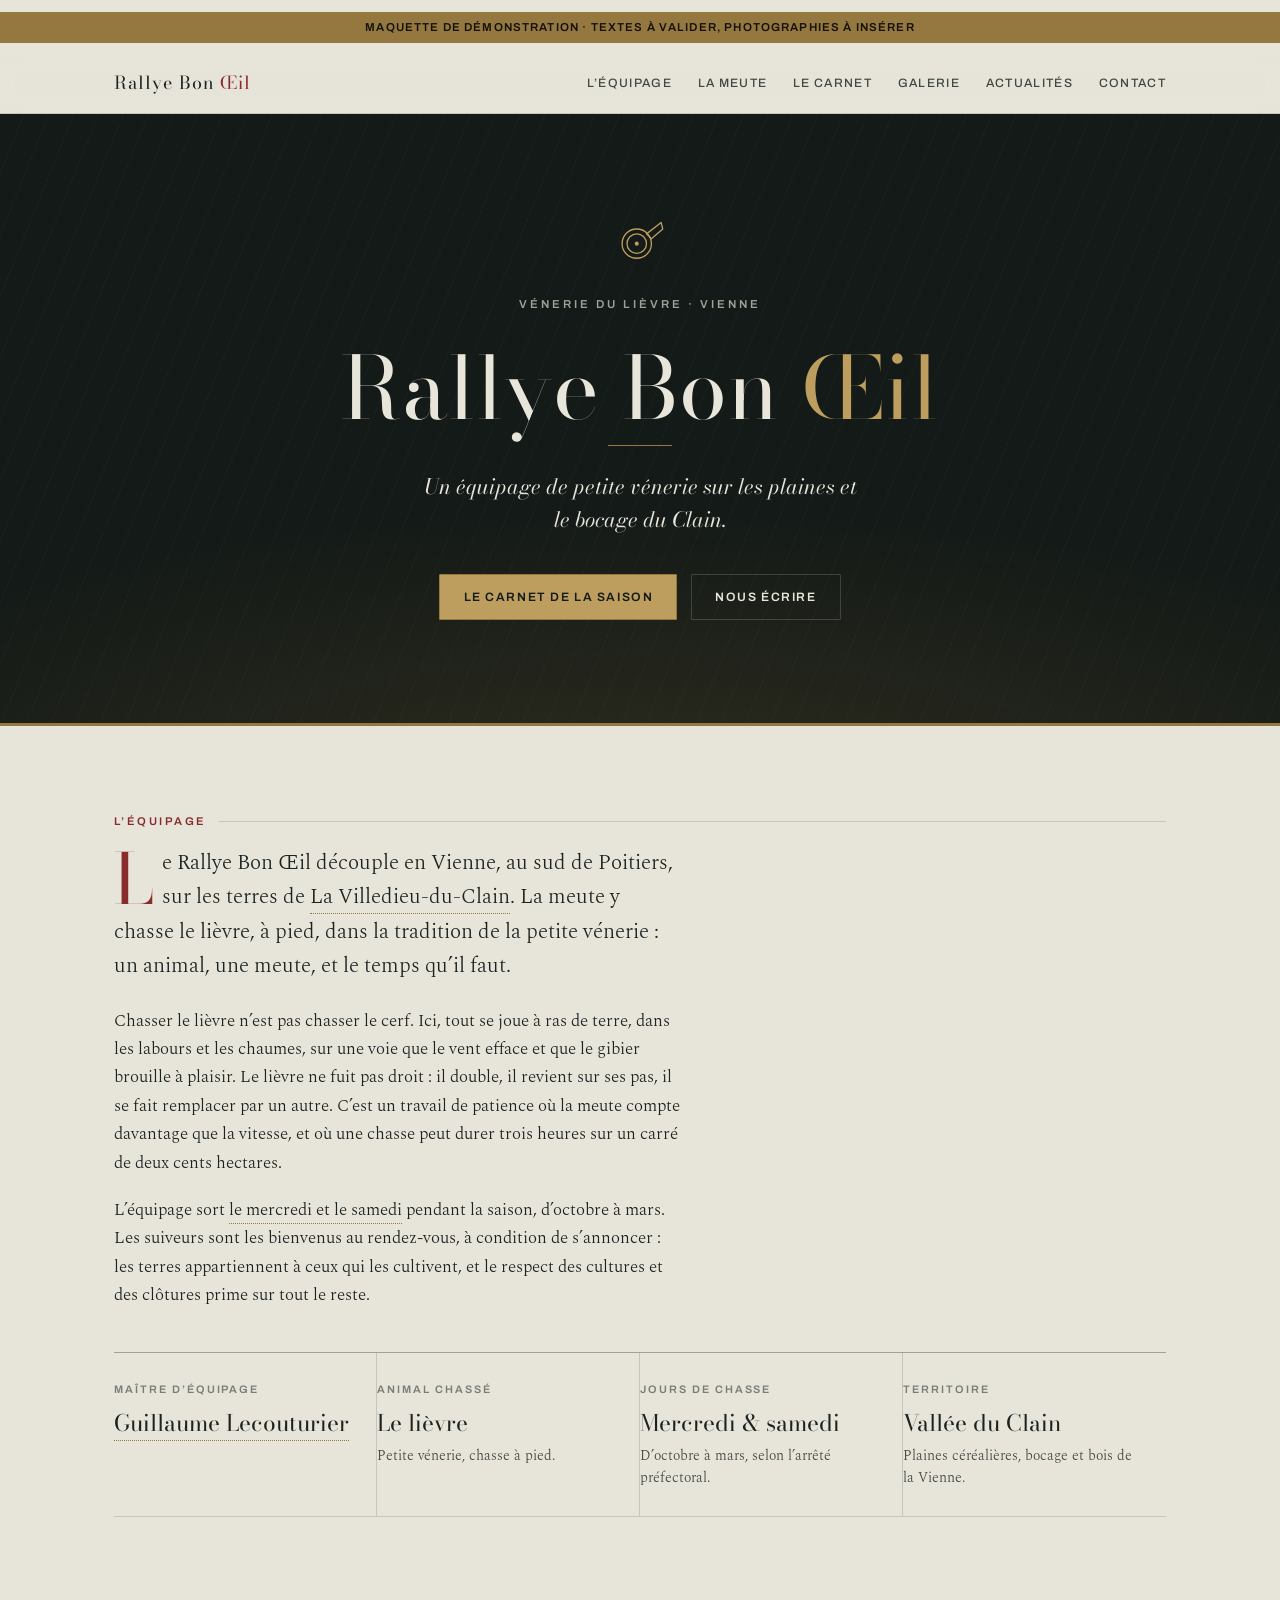
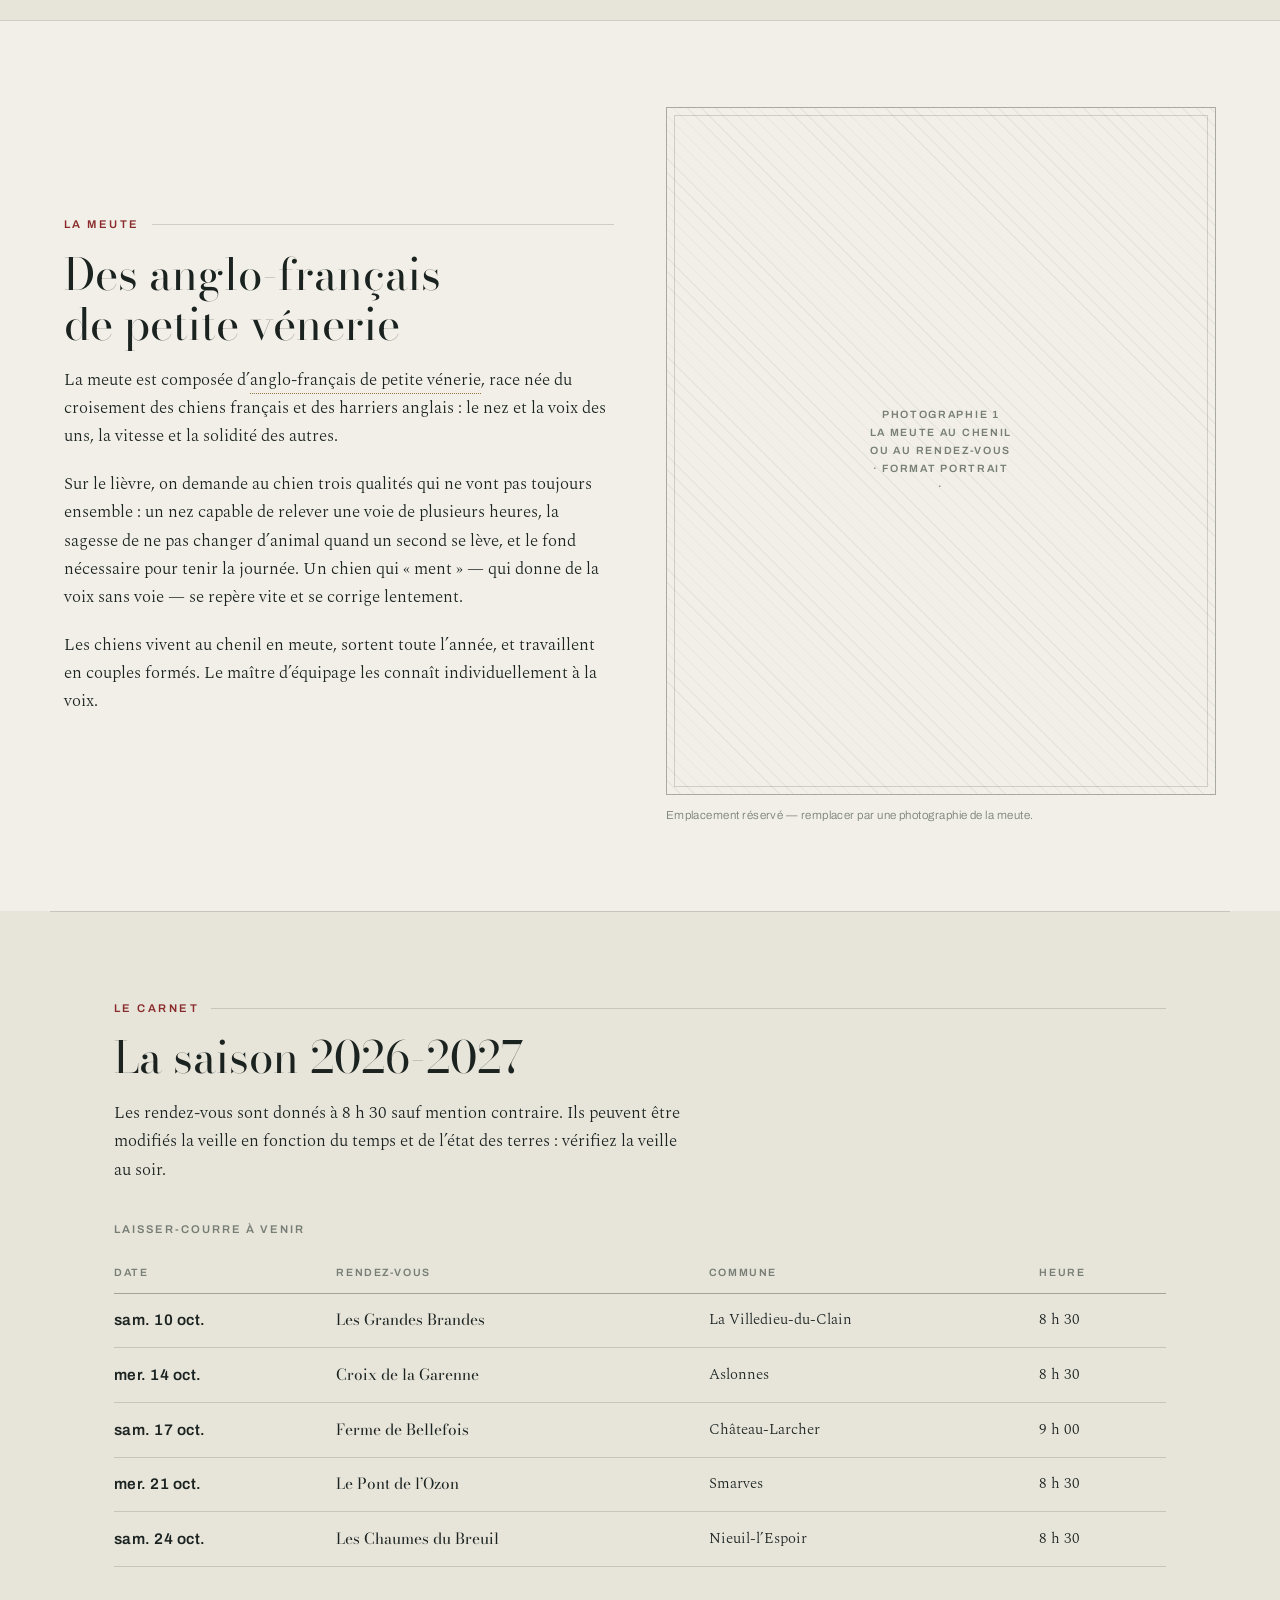
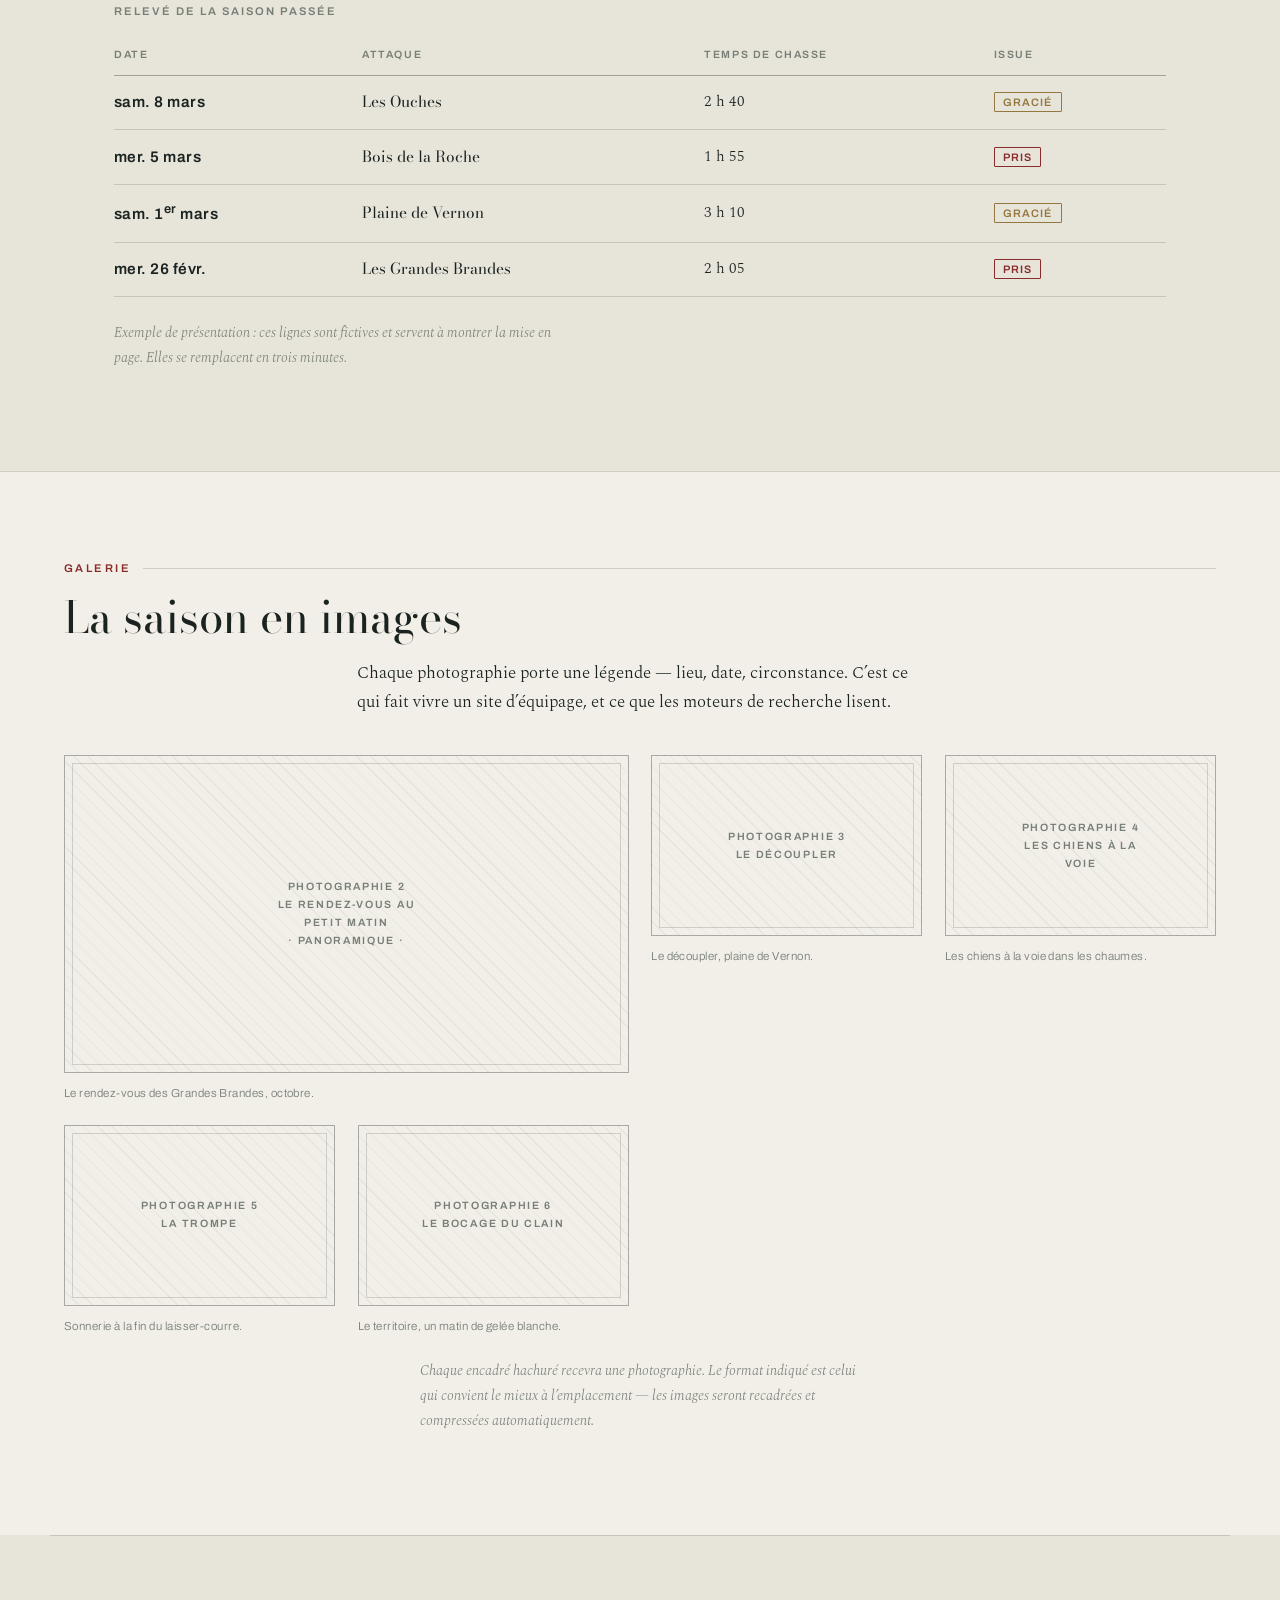
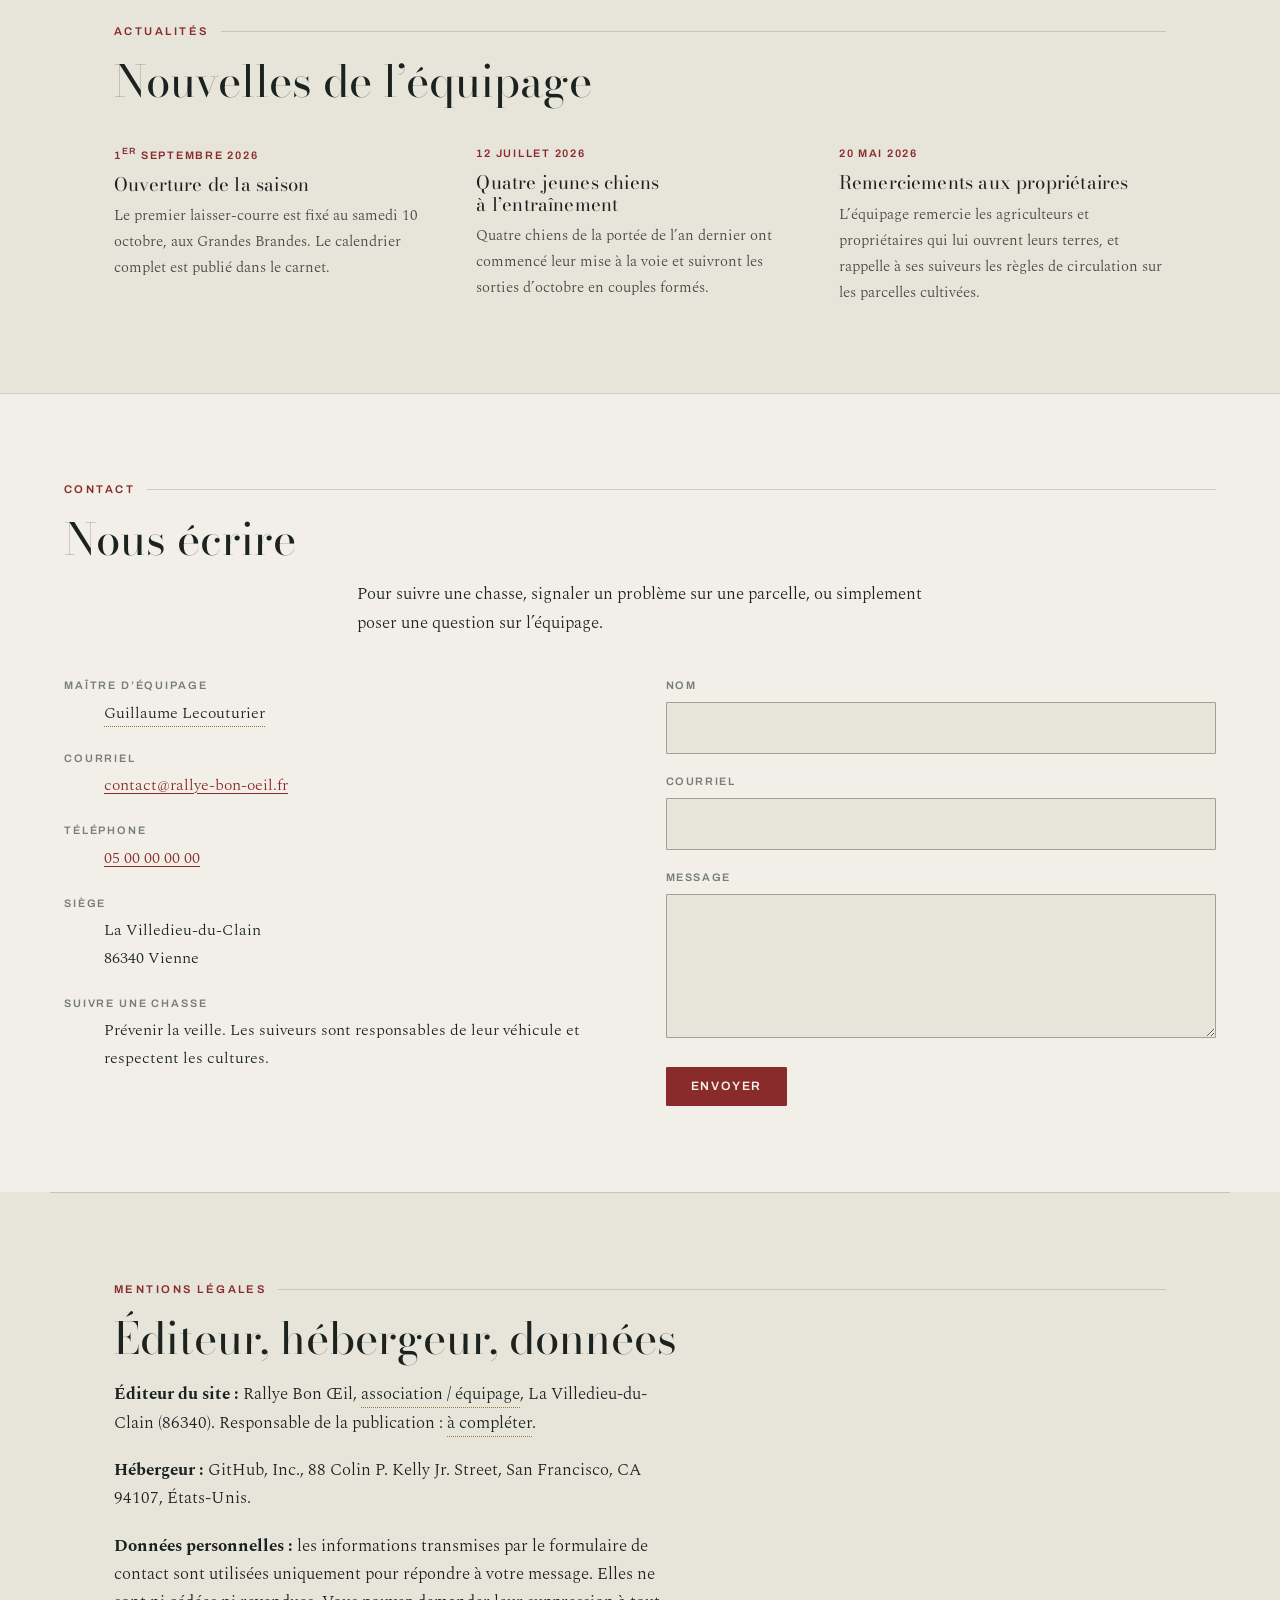
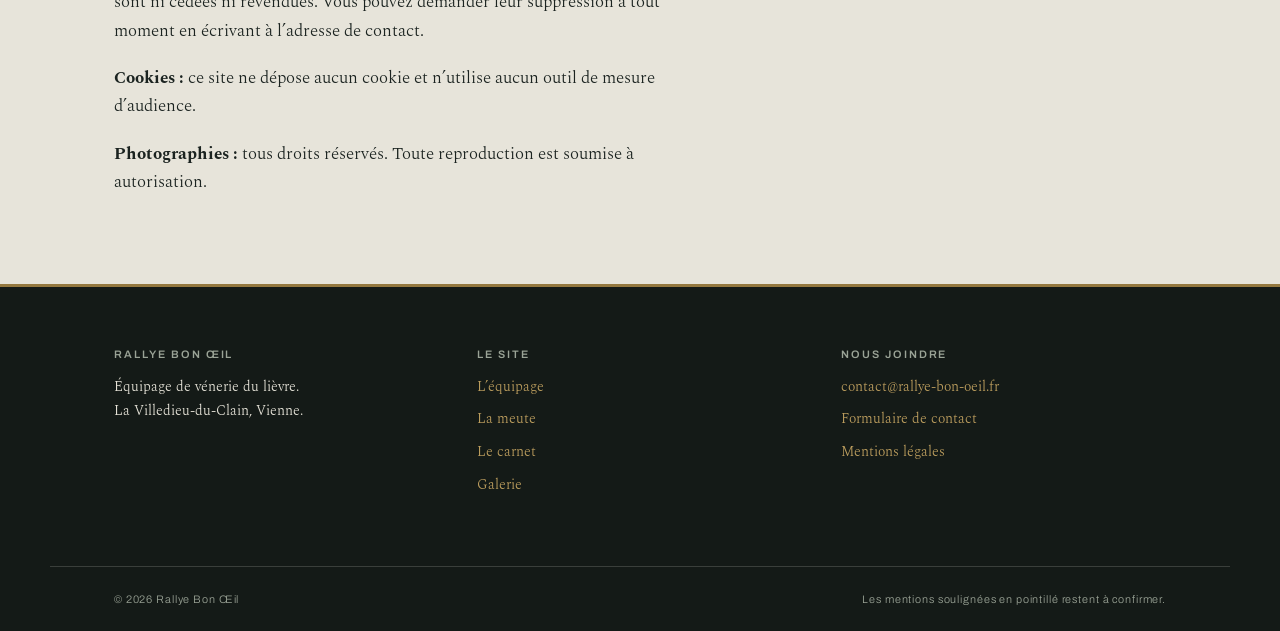
<file: rallye-bon-oeil/index.html>
<!DOCTYPE html>
<html lang="fr">
<head>
<meta charset="UTF-8">
<meta name="viewport" content="width=device-width, initial-scale=1">
<title>Rallye Bon Œil</title>
<meta name="description" content="Rallye Bon Œil — équipage de vénerie du lièvre en Vienne, à La Villedieu-du-Clain. Meute d'anglo-français de petite vénerie, laisser-courre les mercredis et samedis.">
<link rel="canonical" href="https://www.rallye-bon-oeil.fr/">
<meta property="og:type" content="website">
<meta property="og:locale" content="fr_FR">
<meta property="og:site_name" content="Rallye Bon Œil">
<meta property="og:title" content="Rallye Bon Œil — équipage de vénerie du lièvre">
<meta property="og:description" content="Équipage de petite vénerie en Vienne. La meute, le territoire, le carnet de la saison.">
<meta property="og:url" content="https://www.rallye-bon-oeil.fr/">
<meta name="theme-color" content="#1B2320">
<link rel="preconnect" href="https://fonts.googleapis.com">
<link rel="preconnect" href="https://fonts.gstatic.com" crossorigin>
<link href="https://fonts.googleapis.com/css2?family=Archivo:wght@500;600&family=Bodoni+Moda:ital,opsz,wght@0,6..96,400;0,6..96,600;1,6..96,400&family=Spectral:ital,wght@0,300;0,400;0,600;1,300&display=swap" rel="stylesheet">
<script type="application/ld+json">
{
  "@context": "https://schema.org",
  "@type": "Organization",
  "name": "Rallye Bon Œil",
  "description": "Équipage de vénerie du lièvre en Vienne.",
  "url": "https://www.rallye-bon-oeil.fr/",
  "address": {
    "@type": "PostalAddress",
    "addressLocality": "La Villedieu-du-Clain",
    "postalCode": "86340",
    "addressRegion": "Vienne",
    "addressCountry": "FR"
  }
}
</script>
<style>
/* ═══════════════════════════════════════════════════════════════
   RALLYE BON ŒIL — feuille de style
   Palette : chaux du Poitou, encre vert-noir, rouge de livrée, laiton
   ═══════════════════════════════════════════════════════════════ */

:root{
  /* fonds */
  --craie:#E7E4DA;
  --craie-2:#F1EFE7;
  --papier:#DBD7C9;
  /* encres */
  --encre:#1B2320;
  --encre-2:#3F4842;
  --estompe:#767E75;
  /* accents */
  --livree:#8A2B2B;
  --livree-vif:#A33B34;
  --laiton:#94783F;
  --laiton-clair:#BD9E5E;
  /* filets */
  --filet:rgba(27,35,32,.16);
  --filet-fort:rgba(27,35,32,.34);
  --voile:rgba(27,35,32,.05);
  /* constantes de nuit (le héros est sombre dans les deux thèmes) */
  --nuit:#141A17;
  --nuit-2:#1E2622;
  --nuit-texte:#E8E5DA;
  --nuit-estompe:#9AA396;
  --nuit-filet:rgba(232,229,218,.18);
  /* typo */
  --display:"Bodoni Moda",'Didot','Times New Roman',serif;
  --texte:"Spectral",Georgia,'Times New Roman',serif;
  --util:"Archivo",-apple-system,'Segoe UI',Helvetica,sans-serif;
  /* mesures */
  --mesure:63ch;
  --gouttiere:clamp(18px,5vw,64px);
}

@media (prefers-color-scheme: dark){
  :root:not([data-theme="light"]){
    --craie:#141A17;
    --craie-2:#1B221E;
    --papier:#222A25;
    --encre:#E6E3D8;
    --encre-2:#C0BEB2;
    --estompe:#8D9589;
    --livree:#CB5A50;
    --livree-vif:#DC6F63;
    --laiton:#C4A369;
    --laiton-clair:#DBBE86;
    --filet:rgba(230,227,216,.15);
    --filet-fort:rgba(230,227,216,.32);
    --voile:rgba(230,227,216,.045);
  }
}
:root[data-theme="dark"]{
  --craie:#141A17;
  --craie-2:#1B221E;
  --papier:#222A25;
  --encre:#E6E3D8;
  --encre-2:#C0BEB2;
  --estompe:#8D9589;
  --livree:#CB5A50;
  --livree-vif:#DC6F63;
  --laiton:#C4A369;
  --laiton-clair:#DBBE86;
  --filet:rgba(230,227,216,.15);
  --filet-fort:rgba(230,227,216,.32);
  --voile:rgba(230,227,216,.045);
}

*,*::before,*::after{box-sizing:border-box}

body{
  margin:0;
  background:var(--craie);
  color:var(--encre);
  font-family:var(--texte);
  font-weight:300;
  font-size:clamp(16.5px,1.05vw,18px);
  line-height:1.72;
  -webkit-font-smoothing:antialiased;
  text-rendering:optimizeLegibility;
}

h1,h2,h3{font-family:var(--display);font-weight:400;text-wrap:balance;margin:0;line-height:1.14}

a{color:inherit}
img{max-width:100%;display:block}

:focus-visible{
  outline:2px solid var(--livree);
  outline-offset:3px;
  border-radius:2px;
}

.saut-lien{
  position:absolute;left:-9999px;top:0;
  background:var(--encre);color:var(--craie);
  padding:.7em 1.2em;z-index:100;font-family:var(--util);font-size:.85rem;
}
.saut-lien:focus{left:0}

/* ── bandeau de démonstration ───────────────────────────────── */
.demo{
  background:var(--laiton);
  color:#15100A;
  font-family:var(--util);
  font-size:.72rem;
  font-weight:600;
  letter-spacing:.1em;
  text-transform:uppercase;
  text-align:center;
  padding:.62em var(--gouttiere);
  line-height:1.5;
}

/* ── navigation ─────────────────────────────────────────────── */
.barre{
  position:sticky;top:0;z-index:50;
  background:color-mix(in srgb,var(--craie) 92%,transparent);
  backdrop-filter:blur(9px);
  border-bottom:1px solid var(--filet);
}
.barre__inner{
  max-width:1180px;margin-inline:auto;
  padding-inline:var(--gouttiere);
  padding-block:.85rem;
  display:flex;align-items:center;justify-content:space-between;gap:1.5rem;
}
.marque{
  font-family:var(--display);
  font-size:1.12rem;
  letter-spacing:.06em;
  text-decoration:none;
  white-space:nowrap;
}
.marque em{font-style:normal;color:var(--livree)}

.menu{display:flex;gap:1.6rem;list-style:none;margin:0;padding:0}
.menu a{
  font-family:var(--util);
  font-size:.76rem;
  font-weight:500;
  letter-spacing:.11em;
  text-transform:uppercase;
  text-decoration:none;
  color:var(--encre-2);
  padding-block:.35em;
  border-bottom:1px solid transparent;
  transition:color .18s,border-color .18s;
}
.menu a:hover{color:var(--livree);border-bottom-color:var(--livree)}

.bascule{
  display:none;
  background:none;border:1px solid var(--filet-fort);
  color:var(--encre);
  font-family:var(--util);font-size:.72rem;font-weight:600;
  letter-spacing:.1em;text-transform:uppercase;
  padding:.55em 1em;cursor:pointer;border-radius:1px;
}

@media (max-width:860px){
  .bascule{display:block}
  .menu{
    display:none;
    position:absolute;left:0;right:0;top:100%;
    flex-direction:column;gap:0;
    background:var(--craie-2);
    border-bottom:1px solid var(--filet);
    padding:.5rem var(--gouttiere) 1.2rem;
  }
  .menu.ouvert{display:flex}
  .menu a{display:block;padding-block:.85em;border-bottom:1px solid var(--filet)}
}

/* ── héros ──────────────────────────────────────────────────── */
.heros{
  background:var(--nuit);
  color:var(--nuit-texte);
  position:relative;
  overflow:hidden;
  border-bottom:3px solid var(--laiton);
}
.heros::before{
  content:"";position:absolute;inset:0;
  background:
    radial-gradient(ellipse 120% 80% at 50% 115%,rgba(148,120,63,.20),transparent 62%),
    repeating-linear-gradient(112deg,transparent 0 22px,rgba(232,229,218,.022) 22px 23px);
  pointer-events:none;
}
.heros__inner{
  position:relative;
  max-width:1180px;margin-inline:auto;
  padding-inline:var(--gouttiere);
  padding-block:clamp(3.4rem,9vw,6.4rem);
  text-align:center;
}
.embleme{margin:0 auto 1.7rem;display:block;width:52px;height:auto;color:var(--laiton-clair)}
.heros h1{
  font-size:clamp(2.9rem,9vw,5.4rem);
  letter-spacing:.012em;
  margin-bottom:.5rem;
}
.heros h1 .oeil{color:var(--laiton-clair)}
.surtitre{
  font-family:var(--util);
  font-size:.72rem;font-weight:600;letter-spacing:.26em;text-transform:uppercase;
  color:var(--nuit-estompe);
  margin:0 0 1.5rem;
}
.sous-titre{
  font-family:var(--display);
  font-style:italic;
  font-size:clamp(1.05rem,2.4vw,1.32rem);
  color:var(--nuit-texte);
  max-width:34ch;margin:0 auto 2.4rem;
  line-height:1.55;
}
.heros__filet{
  width:64px;height:1px;background:var(--laiton);
  margin:0 auto 1.5rem;
}

.actions{display:flex;flex-wrap:wrap;gap:.85rem;justify-content:center}
.bouton{
  font-family:var(--util);font-size:.76rem;font-weight:600;
  letter-spacing:.13em;text-transform:uppercase;
  text-decoration:none;
  padding:.95em 1.9em;
  border:1px solid var(--laiton);
  color:var(--nuit);background:var(--laiton-clair);
  border-radius:1px;
  transition:background .2s,color .2s;
}
.bouton:hover{background:#D8BC82}
.bouton--creux{background:transparent;color:var(--nuit-texte);border-color:var(--nuit-filet)}
.bouton--creux:hover{background:rgba(232,229,218,.09);color:var(--nuit-texte)}

/* ── structure des sections ─────────────────────────────────── */
.section{
  max-width:1180px;margin-inline:auto;
  padding-inline:var(--gouttiere);
  padding-block:clamp(3.2rem,7vw,5.4rem);
}
.section--pale{background:var(--craie-2);max-width:none}
.section--pale > *{max-width:1180px;margin-inline:auto}
.section + .section{border-top:1px solid var(--filet)}

.eyebrow{
  font-family:var(--util);
  font-size:.7rem;font-weight:600;letter-spacing:.22em;text-transform:uppercase;
  color:var(--livree);
  margin:0 0 .9rem;
  display:flex;align-items:center;gap:.75rem;
}
.eyebrow::after{content:"";flex:1;height:1px;background:var(--filet)}

h2{font-size:clamp(1.85rem,4.4vw,2.75rem);margin-bottom:1.1rem}
h3{font-size:1.16rem;letter-spacing:.01em}

.chapo{
  font-size:clamp(1.12rem,2.2vw,1.3rem);
  line-height:1.66;
  max-width:var(--mesure);
  color:var(--encre);
}
.prose{max-width:var(--mesure)}
.prose p{margin:0 0 1.15em}
.prose p:last-child{margin-bottom:0}

.lettrine::first-letter{
  font-family:var(--display);
  font-size:3.35em;
  float:left;
  line-height:.84;
  padding:.06em .12em 0 0;
  color:var(--livree);
}

/* ── fiches de l'équipage (liste à filets, pas des cartes) ──── */
.fiches{
  display:grid;
  grid-template-columns:repeat(auto-fit,minmax(230px,1fr));
  gap:0;
  margin-top:2.6rem;
  border-top:1px solid var(--filet-fort);
}
.fiche{
  padding:1.7rem 1.5rem 1.7rem 0;
  border-bottom:1px solid var(--filet);
  border-right:1px solid var(--filet);
}
.fiche:last-child{border-right:none}
@media (max-width:720px){.fiche{border-right:none;padding-right:0}}
.fiche dt{
  font-family:var(--util);
  font-size:.68rem;font-weight:600;letter-spacing:.18em;text-transform:uppercase;
  color:var(--estompe);
  margin-bottom:.6rem;
}
.fiche dd{
  margin:0;
  font-family:var(--display);
  font-size:1.42rem;
  line-height:1.24;
}
.fiche dd small{
  display:block;
  font-family:var(--texte);
  font-size:.86rem;
  color:var(--encre-2);
  margin-top:.5rem;
  line-height:1.6;
}

/* ── emplacements photo ─────────────────────────────────────── */
.reserve{margin:0}
.reserve__cadre{
  aspect-ratio:var(--ratio,3/2);
  border:1px solid var(--filet-fort);
  background:
    repeating-linear-gradient(45deg,transparent 0 9px,var(--voile) 9px 10px);
  display:grid;place-items:center;
  padding:1.2rem;
  position:relative;
}
.reserve__cadre::after{
  content:"";position:absolute;inset:7px;border:1px solid var(--filet);
  pointer-events:none;
}
.reserve__label{
  font-family:var(--util);
  font-size:.66rem;font-weight:600;letter-spacing:.16em;text-transform:uppercase;
  color:var(--estompe);
  text-align:center;
  max-width:24ch;
  line-height:1.7;
}
.reserve figcaption{
  font-family:var(--util);
  font-size:.72rem;
  letter-spacing:.04em;
  color:var(--estompe);
  margin-top:.7rem;
  line-height:1.6;
}

.galerie{
  display:grid;
  grid-template-columns:repeat(auto-fit,minmax(260px,1fr));
  gap:1.4rem;
  margin-top:2.4rem;
}
.galerie .reserve--large{grid-column:span 2}
@media (max-width:600px){.galerie .reserve--large{grid-column:span 1}}

.duo{
  display:grid;
  grid-template-columns:1fr 1fr;
  gap:clamp(1.6rem,4vw,3.4rem);
  align-items:center;
}
@media (max-width:820px){.duo{grid-template-columns:1fr}}

/* ── carnet de laisser-courre ───────────────────────────────── */
.carnet-enveloppe{overflow-x:auto;margin-top:2.2rem}
table.carnet{
  width:100%;
  min-width:520px;
  border-collapse:collapse;
  font-variant-numeric:tabular-nums;
}
table.carnet caption{
  text-align:left;
  font-family:var(--util);
  font-size:.7rem;font-weight:600;letter-spacing:.18em;text-transform:uppercase;
  color:var(--estompe);
  padding-bottom:.9rem;
}
table.carnet th{
  font-family:var(--util);
  font-size:.66rem;font-weight:600;letter-spacing:.15em;text-transform:uppercase;
  color:var(--estompe);
  text-align:left;
  padding:.65rem .9rem .65rem 0;
  border-bottom:1px solid var(--filet-fort);
  white-space:nowrap;
}
table.carnet td{
  padding:.85rem .9rem .85rem 0;
  border-bottom:1px solid var(--filet);
  font-size:.96rem;
}
table.carnet tbody tr:hover{background:var(--voile)}
.jour{font-family:var(--util);font-size:.84rem;font-weight:600;letter-spacing:.03em;white-space:nowrap}
.lieu{font-family:var(--display);font-size:1.06rem}
.issue{
  font-family:var(--util);font-size:.68rem;font-weight:600;
  letter-spacing:.1em;text-transform:uppercase;
  padding:.3em .75em;border:1px solid var(--filet-fort);border-radius:1px;
  white-space:nowrap;
}
.issue--pris{border-color:var(--livree);color:var(--livree)}
.issue--gracie{border-color:var(--laiton);color:var(--laiton)}

.note{
  font-size:.9rem;
  color:var(--estompe);
  max-width:var(--mesure);
  margin-top:1.5rem;
  font-style:italic;
}

/* ── actualités ─────────────────────────────────────────────── */
.billets{
  display:grid;
  grid-template-columns:repeat(auto-fit,minmax(250px,1fr));
  gap:2.2rem;
  margin-top:2.4rem;
}
.billet time{
  display:block;
  font-family:var(--util);
  font-size:.68rem;font-weight:600;letter-spacing:.16em;text-transform:uppercase;
  color:var(--livree);
  margin-bottom:.6rem;
}
.billet h3{margin-bottom:.5rem}
.billet p{margin:0;font-size:.95rem;color:var(--encre-2)}

/* ── contact ────────────────────────────────────────────────── */
.contact-grille{
  display:grid;
  grid-template-columns:1fr 1fr;
  gap:clamp(1.8rem,4vw,3.6rem);
  margin-top:2.4rem;
  align-items:start;
}
@media (max-width:820px){.contact-grille{grid-template-columns:1fr}}

.coord{list-style:none;margin:0;padding:0;display:flex;flex-direction:column;gap:1.3rem}
.coord dt,.coord .cle{
  font-family:var(--util);
  font-size:.68rem;font-weight:600;letter-spacing:.17em;text-transform:uppercase;
  color:var(--estompe);
  margin-bottom:.3rem;
}
.coord .valeur{font-size:1.02rem}
.coord a{color:var(--livree);text-decoration-thickness:1px;text-underline-offset:3px}

form{display:flex;flex-direction:column;gap:1.15rem}
label{
  font-family:var(--util);
  font-size:.68rem;font-weight:600;letter-spacing:.15em;text-transform:uppercase;
  color:var(--estompe);
  display:block;margin-bottom:.45rem;
}
input,textarea{
  width:100%;
  font-family:var(--texte);
  font-size:1rem;
  color:var(--encre);
  background:var(--craie);
  border:1px solid var(--filet-fort);
  border-radius:1px;
  padding:.8em .9em;
}
input:focus,textarea:focus{border-color:var(--livree)}
textarea{resize:vertical;min-height:9em}
button[type="submit"]{
  align-self:flex-start;
  font-family:var(--util);font-size:.76rem;font-weight:600;
  letter-spacing:.13em;text-transform:uppercase;
  padding:.95em 2em;
  background:var(--livree);color:#F4F1E8;
  border:1px solid var(--livree);border-radius:1px;
  cursor:pointer;
  transition:background .2s;
}
button[type="submit"]:hover{background:var(--livree-vif)}

/* ── mention « à vérifier » ─────────────────────────────────── */
.verif{
  border-bottom:1px dotted var(--laiton);
  cursor:help;
}

/* ── pied de page ───────────────────────────────────────────── */
footer{
  background:var(--nuit);
  color:var(--nuit-texte);
  border-top:3px solid var(--laiton);
}
.pied{
  max-width:1180px;margin-inline:auto;
  padding-inline:var(--gouttiere);
  padding-block:clamp(2.6rem,5vw,3.8rem);
  display:grid;
  grid-template-columns:repeat(auto-fit,minmax(220px,1fr));
  gap:2.4rem;
}
.pied h3{
  font-family:var(--util);
  font-size:.68rem;font-weight:600;letter-spacing:.18em;text-transform:uppercase;
  color:var(--nuit-estompe);
  margin-bottom:.9rem;
}
.pied p,.pied li{font-size:.9rem;color:var(--nuit-texte);margin:0 0 .5rem}
.pied ul{list-style:none;padding:0;margin:0}
.pied a{color:var(--laiton-clair);text-decoration:none;text-underline-offset:3px}
.pied a:hover{text-decoration:underline}
.pied__bas{
  border-top:1px solid var(--nuit-filet);
  max-width:1180px;margin-inline:auto;
  padding-inline:var(--gouttiere);
  padding-block:1.4rem;
  font-family:var(--util);
  font-size:.68rem;letter-spacing:.08em;
  color:var(--nuit-estompe);
  display:flex;flex-wrap:wrap;gap:.6rem 1.6rem;justify-content:space-between;
}

@media (prefers-reduced-motion: reduce){
  *{animation:none!important;transition:none!important;scroll-behavior:auto!important}
}
html{scroll-behavior:smooth}
</style>
</head>
<body>

<a class="saut-lien" href="#principal">Aller au contenu</a>

<!-- ▼ BANDEAU DE DÉMONSTRATION — à supprimer à la mise en ligne réelle ▼ -->
<p class="demo">Maquette de démonstration · textes à valider, photographies à insérer</p>

<header class="barre">
  <div class="barre__inner">
    <a class="marque" href="#principal">Rallye Bon <em>Œil</em></a>
    <button class="bascule" id="bascule" aria-expanded="false" aria-controls="menu">Menu</button>
    <nav aria-label="Navigation principale">
      <ul class="menu" id="menu">
        <li><a href="#equipage">L’équipage</a></li>
        <li><a href="#meute">La meute</a></li>
        <li><a href="#carnet">Le carnet</a></li>
        <li><a href="#galerie">Galerie</a></li>
        <li><a href="#actualites">Actualités</a></li>
        <li><a href="#contact">Contact</a></li>
      </ul>
    </nav>
  </div>
</header>

<main id="principal">

  <!-- ═══ HÉROS ═══ -->
  <section class="heros">
    <div class="heros__inner">
      <svg class="embleme" viewBox="0 0 64 64" fill="none" stroke="currentColor" stroke-width="1.6" aria-hidden="true">
        <circle cx="28" cy="34" r="18"/>
        <circle cx="28" cy="34" r="12"/>
        <path d="M40 22 L58 8 L60 16 L46 28 Z" stroke-linejoin="round"/>
        <circle cx="28" cy="34" r="2.5" fill="currentColor" stroke="none"/>
      </svg>
      <p class="surtitre">Vénerie du lièvre · Vienne</p>
      <h1>Rallye Bon <span class="oeil">Œil</span></h1>
      <div class="heros__filet"></div>
      <p class="sous-titre">Un équipage de petite vénerie sur les plaines et le bocage du Clain.</p>
      <div class="actions">
        <a class="bouton" href="#carnet">Le carnet de la saison</a>
        <a class="bouton bouton--creux" href="#contact">Nous écrire</a>
      </div>
    </div>
  </section>

  <!-- ═══ PRÉSENTATION ═══ -->
  <section class="section" id="equipage">
    <p class="eyebrow">L’équipage</p>
    <div class="prose">
      <p class="chapo lettrine">Le Rallye Bon Œil découple en Vienne, au sud de Poitiers, sur les terres de <span class="verif" title="À confirmer">La Villedieu-du-Clain</span>. La meute y chasse le lièvre, à pied, dans la tradition de la petite vénerie : un animal, une meute, et le temps qu’il faut.</p>
      <p>Chasser le lièvre n’est pas chasser le cerf. Ici, tout se joue à ras de terre, dans les labours et les chaumes, sur une voie que le vent efface et que le gibier brouille à plaisir. Le lièvre ne fuit pas droit : il double, il revient sur ses pas, il se fait remplacer par un autre. C’est un travail de patience où la meute compte davantage que la vitesse, et où une chasse peut durer trois heures sur un carré de deux cents hectares.</p>
      <p>L’équipage sort <span class="verif" title="À confirmer">le mercredi et le samedi</span> pendant la saison, d’octobre à mars. Les suiveurs sont les bienvenus au rendez-vous, à condition de s’annoncer : les terres appartiennent à ceux qui les cultivent, et le respect des cultures et des clôtures prime sur tout le reste.</p>
    </div>

    <dl class="fiches">
      <div class="fiche">
        <dt>Maître d’équipage</dt>
        <dd><span class="verif" title="À confirmer">Guillaume Lecouturier</span></dd>
      </div>
      <div class="fiche">
        <dt>Animal chassé</dt>
        <dd>Le lièvre<small>Petite vénerie, chasse à pied.</small></dd>
      </div>
      <div class="fiche">
        <dt>Jours de chasse</dt>
        <dd>Mercredi &amp; samedi<small>D’octobre à mars, selon l’arrêté préfectoral.</small></dd>
      </div>
      <div class="fiche">
        <dt>Territoire</dt>
        <dd>Vallée du Clain<small>Plaines céréalières, bocage et bois de la Vienne.</small></dd>
      </div>
    </dl>
  </section>

  <!-- ═══ LA MEUTE ═══ -->
  <section class="section section--pale" id="meute">
    <div class="duo">
      <div>
        <p class="eyebrow">La meute</p>
        <h2>Des anglo-français de petite vénerie</h2>
        <div class="prose">
          <p>La meute est composée d’<span class="verif" title="À confirmer">anglo-français de petite vénerie</span>, race née du croisement des chiens français et des harriers anglais : le nez et la voix des uns, la vitesse et la solidité des autres.</p>
          <p>Sur le lièvre, on demande au chien trois qualités qui ne vont pas toujours ensemble : un nez capable de relever une voie de plusieurs heures, la sagesse de ne pas changer d’animal quand un second se lève, et le fond nécessaire pour tenir la journée. Un chien qui « ment » — qui donne de la voix sans voie — se repère vite et se corrige lentement.</p>
          <p>Les chiens vivent au chenil en meute, sortent toute l’année, et travaillent en couples formés. Le maître d’équipage les connaît individuellement à la voix.</p>
        </div>
      </div>
      <figure class="reserve" style="--ratio:4/5">
        <div class="reserve__cadre"><span class="reserve__label">Photographie 1<br>La meute au chenil ou au rendez-vous<br>· format portrait ·</span></div>
        <figcaption>Emplacement réservé — remplacer par une photographie de la meute.</figcaption>
      </figure>
    </div>
  </section>

  <!-- ═══ CARNET DE LA SAISON ═══ -->
  <!-- ▼▼▼ ZONE MODIFIABLE : les dates de la saison. Copier une ligne <tr> et changer le texte. ▼▼▼ -->
  <section class="section" id="carnet">
    <p class="eyebrow">Le carnet</p>
    <h2>La saison 2026-2027</h2>
    <p class="prose">Les rendez-vous sont donnés à 8 h 30 sauf mention contraire. Ils peuvent être modifiés la veille en fonction du temps et de l’état des terres&nbsp;: vérifiez la veille au soir.</p>

    <div class="carnet-enveloppe">
      <table class="carnet">
        <caption>Laisser-courre à venir</caption>
        <thead>
          <tr><th scope="col">Date</th><th scope="col">Rendez-vous</th><th scope="col">Commune</th><th scope="col">Heure</th></tr>
        </thead>
        <tbody>
          <tr><td class="jour">sam. 10 oct.</td><td class="lieu">Les Grandes Brandes</td><td>La Villedieu-du-Clain</td><td>8 h 30</td></tr>
          <tr><td class="jour">mer. 14 oct.</td><td class="lieu">Croix de la Garenne</td><td>Aslonnes</td><td>8 h 30</td></tr>
          <tr><td class="jour">sam. 17 oct.</td><td class="lieu">Ferme de Bellefois</td><td>Château-Larcher</td><td>9 h 00</td></tr>
          <tr><td class="jour">mer. 21 oct.</td><td class="lieu">Le Pont de l’Ozon</td><td>Smarves</td><td>8 h 30</td></tr>
          <tr><td class="jour">sam. 24 oct.</td><td class="lieu">Les Chaumes du Breuil</td><td>Nieuil-l’Espoir</td><td>8 h 30</td></tr>
        </tbody>
      </table>
    </div>

    <div class="carnet-enveloppe">
      <table class="carnet">
        <caption>Relevé de la saison passée</caption>
        <thead>
          <tr><th scope="col">Date</th><th scope="col">Attaque</th><th scope="col">Temps de chasse</th><th scope="col">Issue</th></tr>
        </thead>
        <tbody>
          <tr><td class="jour">sam. 8 mars</td><td class="lieu">Les Ouches</td><td>2 h 40</td><td><span class="issue issue--gracie">Gracié</span></td></tr>
          <tr><td class="jour">mer. 5 mars</td><td class="lieu">Bois de la Roche</td><td>1 h 55</td><td><span class="issue issue--pris">Pris</span></td></tr>
          <tr><td class="jour">sam. 1<sup>er</sup> mars</td><td class="lieu">Plaine de Vernon</td><td>3 h 10</td><td><span class="issue issue--gracie">Gracié</span></td></tr>
          <tr><td class="jour">mer. 26 févr.</td><td class="lieu">Les Grandes Brandes</td><td>2 h 05</td><td><span class="issue issue--pris">Pris</span></td></tr>
        </tbody>
      </table>
    </div>

    <p class="note">Exemple de présentation&nbsp;: ces lignes sont fictives et servent à montrer la mise en page. Elles se remplacent en trois minutes.</p>
  </section>
  <!-- ▲▲▲ FIN DE LA ZONE MODIFIABLE ▲▲▲ -->

  <!-- ═══ GALERIE ═══ -->
  <section class="section section--pale" id="galerie">
    <p class="eyebrow">Galerie</p>
    <h2>La saison en images</h2>
    <p class="prose">Chaque photographie porte une légende — lieu, date, circonstance. C’est ce qui fait vivre un site d’équipage, et ce que les moteurs de recherche lisent.</p>

    <div class="galerie">
      <figure class="reserve reserve--large">
        <div class="reserve__cadre" style="--ratio:16/9"><span class="reserve__label">Photographie 2<br>Le rendez-vous au petit matin<br>· panoramique ·</span></div>
        <figcaption>Le rendez-vous des Grandes Brandes, octobre.</figcaption>
      </figure>
      <figure class="reserve">
        <div class="reserve__cadre"><span class="reserve__label">Photographie 3<br>Le découpler</span></div>
        <figcaption>Le découpler, plaine de Vernon.</figcaption>
      </figure>
      <figure class="reserve">
        <div class="reserve__cadre"><span class="reserve__label">Photographie 4<br>Les chiens à la voie</span></div>
        <figcaption>Les chiens à la voie dans les chaumes.</figcaption>
      </figure>
      <figure class="reserve">
        <div class="reserve__cadre"><span class="reserve__label">Photographie 5<br>La trompe</span></div>
        <figcaption>Sonnerie à la fin du laisser-courre.</figcaption>
      </figure>
      <figure class="reserve">
        <div class="reserve__cadre"><span class="reserve__label">Photographie 6<br>Le bocage du Clain</span></div>
        <figcaption>Le territoire, un matin de gelée blanche.</figcaption>
      </figure>
    </div>

    <p class="note">Chaque encadré hachuré recevra une photographie. Le format indiqué est celui qui convient le mieux à l’emplacement — les images seront recadrées et compressées automatiquement.</p>
  </section>

  <!-- ═══ ACTUALITÉS ═══ -->
  <section class="section" id="actualites">
    <p class="eyebrow">Actualités</p>
    <h2>Nouvelles de l’équipage</h2>
    <div class="billets">
      <article class="billet">
        <time datetime="2026-09-01">1<sup>er</sup> septembre 2026</time>
        <h3>Ouverture de la saison</h3>
        <p>Le premier laisser-courre est fixé au samedi 10 octobre, aux Grandes Brandes. Le calendrier complet est publié dans le carnet.</p>
      </article>
      <article class="billet">
        <time datetime="2026-07-12">12 juillet 2026</time>
        <h3>Quatre jeunes chiens à l’entraînement</h3>
        <p>Quatre chiens de la portée de l’an dernier ont commencé leur mise à la voie et suivront les sorties d’octobre en couples formés.</p>
      </article>
      <article class="billet">
        <time datetime="2026-05-20">20 mai 2026</time>
        <h3>Remerciements aux propriétaires</h3>
        <p>L’équipage remercie les agriculteurs et propriétaires qui lui ouvrent leurs terres, et rappelle à ses suiveurs les règles de circulation sur les parcelles cultivées.</p>
      </article>
    </div>
  </section>

  <!-- ═══ CONTACT ═══ -->
  <section class="section section--pale" id="contact">
    <p class="eyebrow">Contact</p>
    <h2>Nous écrire</h2>
    <p class="prose">Pour suivre une chasse, signaler un problème sur une parcelle, ou simplement poser une question sur l’équipage.</p>

    <div class="contact-grille">
      <dl class="coord">
        <div>
          <dt>Maître d’équipage</dt>
          <dd class="valeur"><span class="verif" title="À confirmer">Guillaume Lecouturier</span></dd>
        </div>
        <div>
          <dt>Courriel</dt>
          <dd class="valeur"><a href="mailto:contact@rallye-bon-oeil.fr">contact@rallye-bon-oeil.fr</a></dd>
        </div>
        <div>
          <dt>Téléphone</dt>
          <dd class="valeur"><a href="tel:+33500000000">05 00 00 00 00</a></dd>
        </div>
        <div>
          <dt>Siège</dt>
          <dd class="valeur">La Villedieu-du-Clain<br>86340 Vienne</dd>
        </div>
        <div>
          <dt>Suivre une chasse</dt>
          <dd class="valeur">Prévenir la veille. Les suiveurs sont responsables de leur véhicule et respectent les cultures.</dd>
        </div>
      </dl>

      <!-- Le formulaire s'active avec un service gratuit (Formspree) : remplacer VOTRE_ID. -->
      <form action="https://formspree.io/f/VOTRE_ID" method="post">
        <div>
          <label for="nom">Nom</label>
          <input type="text" id="nom" name="nom" autocomplete="name" required>
        </div>
        <div>
          <label for="courriel">Courriel</label>
          <input type="email" id="courriel" name="email" autocomplete="email" required>
        </div>
        <div>
          <label for="message">Message</label>
          <textarea id="message" name="message" required></textarea>
        </div>
        <button type="submit">Envoyer</button>
      </form>
    </div>
  </section>

  <!-- ═══ MENTIONS LÉGALES ═══ -->
  <section class="section" id="mentions">
    <p class="eyebrow">Mentions légales</p>
    <h2>Éditeur, hébergeur, données</h2>
    <div class="prose">
      <p><strong>Éditeur du site&nbsp;:</strong> Rallye Bon Œil, <span class="verif" title="À compléter">association / équipage</span>, La Villedieu-du-Clain (86340). Responsable de la publication&nbsp;: <span class="verif" title="À compléter">à compléter</span>.</p>
      <p><strong>Hébergeur&nbsp;:</strong> GitHub, Inc., 88 Colin P. Kelly Jr. Street, San Francisco, CA 94107, États-Unis.</p>
      <p><strong>Données personnelles&nbsp;:</strong> les informations transmises par le formulaire de contact sont utilisées uniquement pour répondre à votre message. Elles ne sont ni cédées ni revendues. Vous pouvez demander leur suppression à tout moment en écrivant à l’adresse de contact.</p>
      <p><strong>Cookies&nbsp;:</strong> ce site ne dépose aucun cookie et n’utilise aucun outil de mesure d’audience.</p>
      <p><strong>Photographies&nbsp;:</strong> tous droits réservés. Toute reproduction est soumise à autorisation.</p>
    </div>
  </section>

</main>

<footer>
  <div class="pied">
    <div>
      <h3>Rallye Bon Œil</h3>
      <p>Équipage de vénerie du lièvre.<br>La Villedieu-du-Clain, Vienne.</p>
    </div>
    <div>
      <h3>Le site</h3>
      <ul>
        <li><a href="#equipage">L’équipage</a></li>
        <li><a href="#meute">La meute</a></li>
        <li><a href="#carnet">Le carnet</a></li>
        <li><a href="#galerie">Galerie</a></li>
      </ul>
    </div>
    <div>
      <h3>Nous joindre</h3>
      <ul>
        <li><a href="mailto:contact@rallye-bon-oeil.fr">contact@rallye-bon-oeil.fr</a></li>
        <li><a href="#contact">Formulaire de contact</a></li>
        <li><a href="#mentions">Mentions légales</a></li>
      </ul>
    </div>
  </div>
  <div class="pied__bas">
    <span>© 2026 Rallye Bon Œil</span>
    <span>Les mentions soulignées en pointillé restent à confirmer.</span>
  </div>
</footer>

<script>
  (function(){
    var b = document.getElementById('bascule');
    var m = document.getElementById('menu');
    if(!b || !m) return;
    b.addEventListener('click', function(){
      var ouvert = m.classList.toggle('ouvert');
      b.setAttribute('aria-expanded', ouvert ? 'true' : 'false');
      b.textContent = ouvert ? 'Fermer' : 'Menu';
    });
    m.addEventListener('click', function(e){
      if(e.target.tagName === 'A' && m.classList.contains('ouvert')){
        m.classList.remove('ouvert');
        b.setAttribute('aria-expanded','false');
        b.textContent = 'Menu';
      }
    });
  })();
</script>

</body>
</html>
</file>
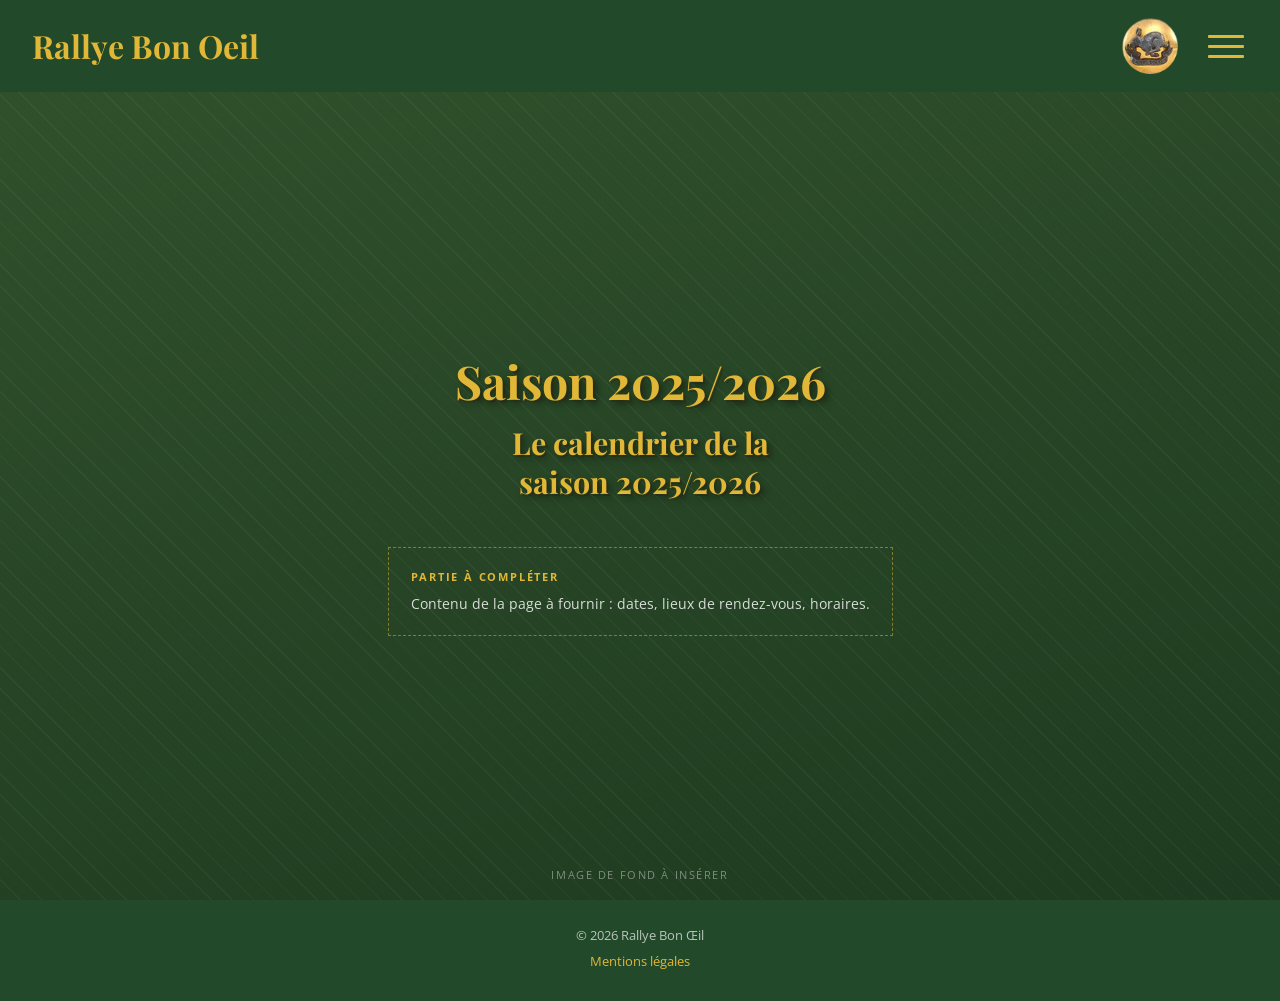
<file: rallye-bon-oeil/calendrier-2025-2026.html>
<!DOCTYPE html>
<html lang="fr">
<head>
<meta charset="UTF-8">
<meta name="viewport" content="width=device-width, initial-scale=1">
<title>Calendrier 2025/2026 — Rallye Bon Œil</title>
<meta name="description" content="Calendrier de la saison 2025/2026 de l'équipage Rallye Bon Œil.">
<meta name="theme-color" content="#22492A">
<meta property="og:type" content="website">
<meta property="og:locale" content="fr_FR">
<meta property="og:site_name" content="Rallye Bon Œil">
<meta property="og:title" content="Calendrier 2025/2026 — Rallye Bon Œil">
<meta property="og:description" content="Calendrier de la saison 2025/2026 de l'équipage Rallye Bon Œil.">
<link rel="icon" href="img/logo.png">
<link rel="apple-touch-icon" href="img/logo.png">
<link rel="preconnect" href="https://fonts.googleapis.com">
<link rel="preconnect" href="https://fonts.gstatic.com" crossorigin>
<link href="https://fonts.googleapis.com/css2?family=Open+Sans:wght@400;600&family=Playfair+Display:ital,wght@0,400;0,700;1,400;1,700&display=swap" rel="stylesheet">
<link rel="stylesheet" href="style.css">
</head>
<body>

<a class="saut-lien" href="#contenu">Aller au contenu</a>

<header class="entete">
  <a class="entete__nom" href="index.html">Rallye Bon Oeil</a>
  <img class="entete__logo" src="img/logo.png" width="156" height="156" alt="Bouton de l&rsquo;&eacute;quipage du Rallye Bon &OElig;il">
  <button class="burger" id="burger" aria-label="Ouvrir le menu" aria-expanded="false" aria-controls="voile">
    <span></span><span></span><span></span>
  </button>
</header>

  <nav class="voile" id="voile" hidden aria-label="Menu principal">
    <button class="fermer" id="fermer" aria-label="Fermer le menu">&times;</button>
    <ul class="nav">
      <li><a class="accueil" href="index.html">Accueil</a></li>
      <li>
        <details open>
          <summary><span class="chevron" aria-hidden="true"></span><a href="calendrier.html">Calendrier</a></summary>
          <ul>
            <li><a href="calendrier-2025-2026.html">Saison 2025/2026</a></li>
            <li><a href="calendrier-2026-2027.html">Saison 2026/2027</a></li>
          </ul>
        </details>
      </li>
      <li>
        <details open>
          <summary><span class="chevron" aria-hidden="true"></span><a href="comptes-rendus.html">Compte rendu</a></summary>
          <ul>
            <li><a href="compte-rendu-2025-2026.html">Saison 2025/2026</a></li>
            <li><a href="compte-rendu-2026-2027.html">Saison 2026/2027</a></li>
          </ul>
        </details>
      </li>
      <li><a href="photos-videos.html">Photos/ vid&eacute;os</a></li>
      <li><a href="fanfares.html">Fanfares</a></li>
    </ul>
  </nav>

<main id="contenu">

  <!-- ══════════════════════════════════════════════════════════════
       IMAGE DE FOND
       1. Déposer la photo dans le dossier img/  (par ex. img/calendrier.jpg)
       2. Remplacer la ligne style ci-dessous par :
          style="--fond:url('img/calendrier.jpg')" class="scene scene--photo"
       ══════════════════════════════════════════════════════════════ -->
  <section class="scene" data-photo="Image de fond &agrave; ins&eacute;rer">
    <h1>Saison 2025/2026</h1>
    <p class="intro">Le calendrier de la saison 2025/2026</p>
    <div class="a-completer">
      <strong>Partie &agrave; compl&eacute;ter</strong>
      Contenu de la page &agrave; fournir&nbsp;: dates, lieux de rendez-vous, horaires.
    </div>
  </section>

</main>

<footer class="pied">
  <span>&copy; 2026 Rallye Bon &OElig;il</span>
  <span><a href="mentions-legales.html">Mentions l&eacute;gales</a></span>
</footer>

  <script>
    (function () {
      var ouvrir = document.getElementById('burger');
      var fermer = document.getElementById('fermer');
      var voile  = document.getElementById('voile');
      function etat(o) {
        voile.hidden = !o;
        ouvrir.setAttribute('aria-expanded', o ? 'true' : 'false');
        document.body.style.overflow = o ? 'hidden' : '';
        (o ? fermer : ouvrir).focus();
      }
      ouvrir.addEventListener('click', function () { etat(true); });
      fermer.addEventListener('click', function () { etat(false); });
      document.addEventListener('keydown', function (e) {
        if (e.key === 'Escape' && !voile.hidden) { etat(false); }
      });
    })();
  </script>

</body>
</html>
</file>
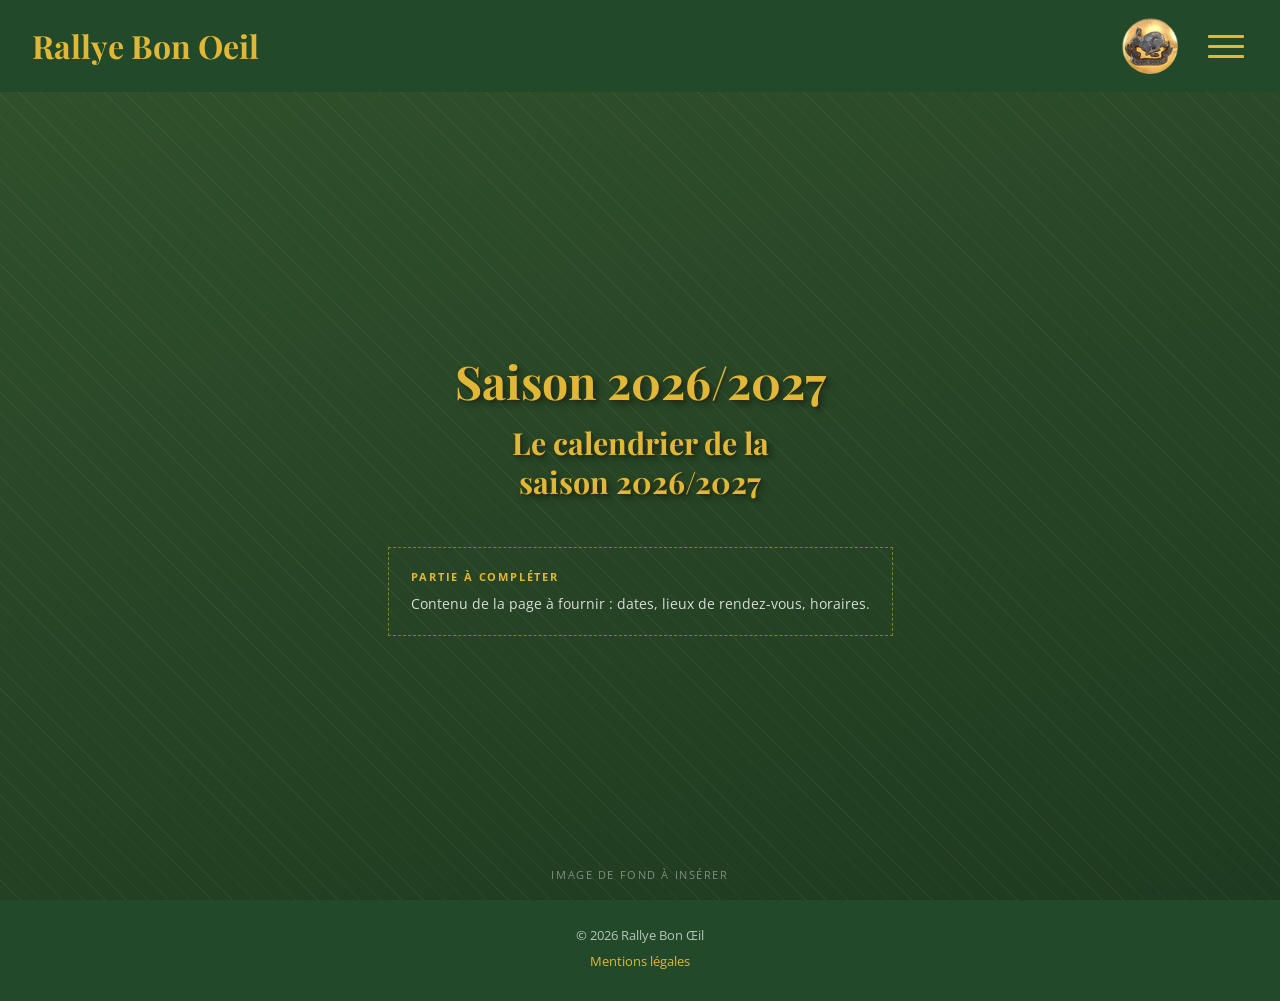
<file: rallye-bon-oeil/calendrier-2026-2027.html>
<!DOCTYPE html>
<html lang="fr">
<head>
<meta charset="UTF-8">
<meta name="viewport" content="width=device-width, initial-scale=1">
<title>Calendrier 2026/2027 — Rallye Bon Œil</title>
<meta name="description" content="Calendrier de la saison 2026/2027 de l'équipage Rallye Bon Œil.">
<meta name="theme-color" content="#22492A">
<meta property="og:type" content="website">
<meta property="og:locale" content="fr_FR">
<meta property="og:site_name" content="Rallye Bon Œil">
<meta property="og:title" content="Calendrier 2026/2027 — Rallye Bon Œil">
<meta property="og:description" content="Calendrier de la saison 2026/2027 de l'équipage Rallye Bon Œil.">
<link rel="icon" href="img/logo.png">
<link rel="apple-touch-icon" href="img/logo.png">
<link rel="preconnect" href="https://fonts.googleapis.com">
<link rel="preconnect" href="https://fonts.gstatic.com" crossorigin>
<link href="https://fonts.googleapis.com/css2?family=Open+Sans:wght@400;600&family=Playfair+Display:ital,wght@0,400;0,700;1,400;1,700&display=swap" rel="stylesheet">
<link rel="stylesheet" href="style.css">
</head>
<body>

<a class="saut-lien" href="#contenu">Aller au contenu</a>

<header class="entete">
  <a class="entete__nom" href="index.html">Rallye Bon Oeil</a>
  <img class="entete__logo" src="img/logo.png" width="156" height="156" alt="Bouton de l&rsquo;&eacute;quipage du Rallye Bon &OElig;il">
  <button class="burger" id="burger" aria-label="Ouvrir le menu" aria-expanded="false" aria-controls="voile">
    <span></span><span></span><span></span>
  </button>
</header>

  <nav class="voile" id="voile" hidden aria-label="Menu principal">
    <button class="fermer" id="fermer" aria-label="Fermer le menu">&times;</button>
    <ul class="nav">
      <li><a class="accueil" href="index.html">Accueil</a></li>
      <li>
        <details open>
          <summary><span class="chevron" aria-hidden="true"></span><a href="calendrier.html">Calendrier</a></summary>
          <ul>
            <li><a href="calendrier-2025-2026.html">Saison 2025/2026</a></li>
            <li><a href="calendrier-2026-2027.html">Saison 2026/2027</a></li>
          </ul>
        </details>
      </li>
      <li>
        <details open>
          <summary><span class="chevron" aria-hidden="true"></span><a href="comptes-rendus.html">Compte rendu</a></summary>
          <ul>
            <li><a href="compte-rendu-2025-2026.html">Saison 2025/2026</a></li>
            <li><a href="compte-rendu-2026-2027.html">Saison 2026/2027</a></li>
          </ul>
        </details>
      </li>
      <li><a href="photos-videos.html">Photos/ vid&eacute;os</a></li>
      <li><a href="fanfares.html">Fanfares</a></li>
    </ul>
  </nav>

<main id="contenu">

  <!-- ══════════════════════════════════════════════════════════════
       IMAGE DE FOND
       1. Déposer la photo dans le dossier img/  (par ex. img/calendrier.jpg)
       2. Remplacer la ligne style ci-dessous par :
          style="--fond:url('img/calendrier.jpg')" class="scene scene--photo"
       ══════════════════════════════════════════════════════════════ -->
  <section class="scene" data-photo="Image de fond &agrave; ins&eacute;rer">
    <h1>Saison 2026/2027</h1>
    <p class="intro">Le calendrier de la saison 2026/2027</p>
    <div class="a-completer">
      <strong>Partie &agrave; compl&eacute;ter</strong>
      Contenu de la page &agrave; fournir&nbsp;: dates, lieux de rendez-vous, horaires.
    </div>
  </section>

</main>

<footer class="pied">
  <span>&copy; 2026 Rallye Bon &OElig;il</span>
  <span><a href="mentions-legales.html">Mentions l&eacute;gales</a></span>
</footer>

  <script>
    (function () {
      var ouvrir = document.getElementById('burger');
      var fermer = document.getElementById('fermer');
      var voile  = document.getElementById('voile');
      function etat(o) {
        voile.hidden = !o;
        ouvrir.setAttribute('aria-expanded', o ? 'true' : 'false');
        document.body.style.overflow = o ? 'hidden' : '';
        (o ? fermer : ouvrir).focus();
      }
      ouvrir.addEventListener('click', function () { etat(true); });
      fermer.addEventListener('click', function () { etat(false); });
      document.addEventListener('keydown', function (e) {
        if (e.key === 'Escape' && !voile.hidden) { etat(false); }
      });
    })();
  </script>

</body>
</html>
</file>
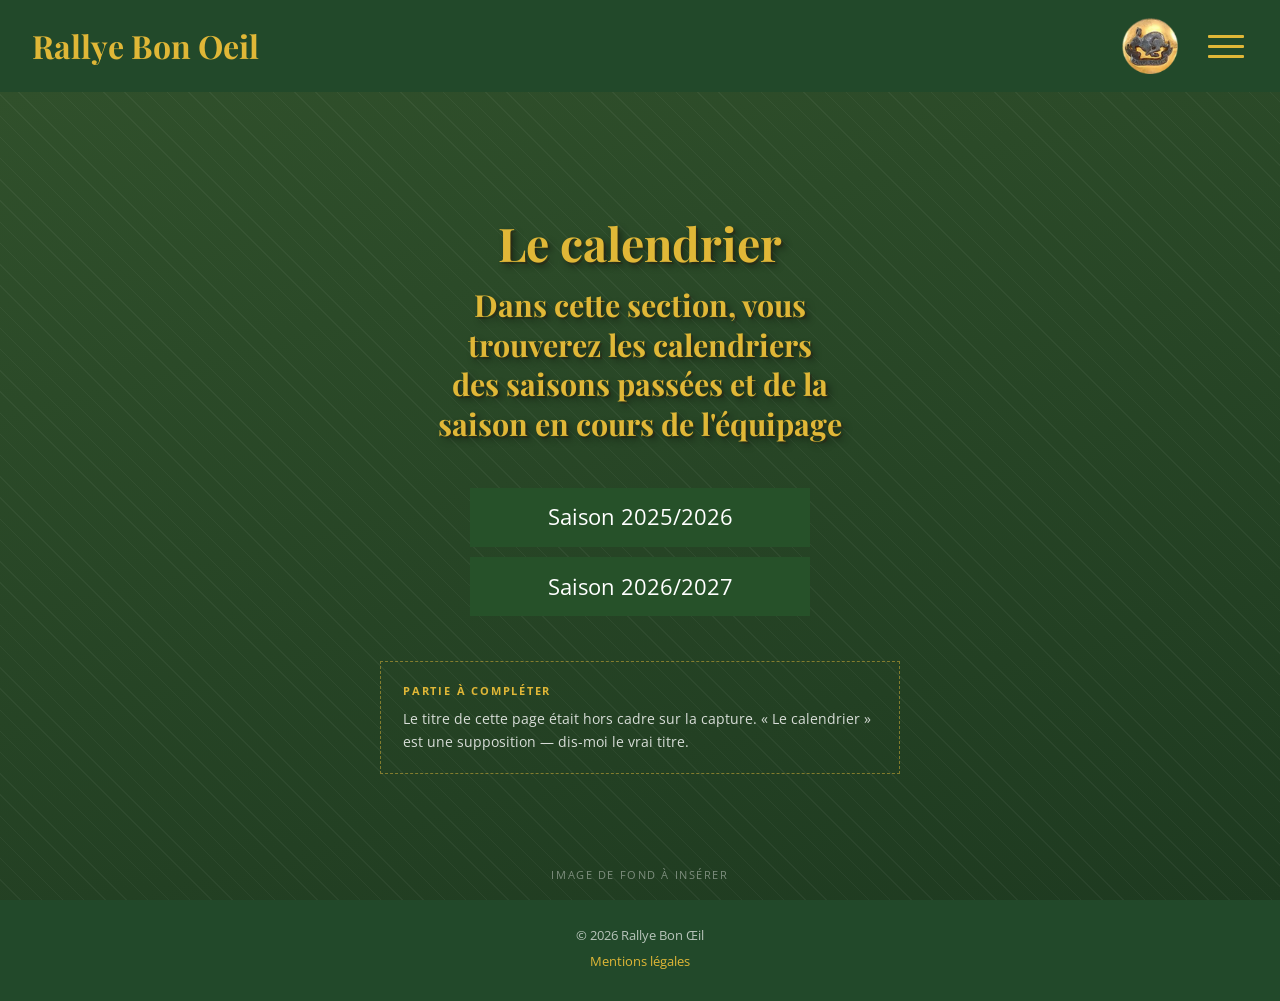
<file: rallye-bon-oeil/calendrier.html>
<!DOCTYPE html>
<html lang="fr">
<head>
<meta charset="UTF-8">
<meta name="viewport" content="width=device-width, initial-scale=1">
<title>Calendrier — Rallye Bon Œil</title>
<meta name="description" content="Calendriers des saisons passées et de la saison en cours de l'équipage Rallye Bon Œil.">
<meta name="theme-color" content="#22492A">
<meta property="og:type" content="website">
<meta property="og:locale" content="fr_FR">
<meta property="og:site_name" content="Rallye Bon Œil">
<meta property="og:title" content="Calendrier — Rallye Bon Œil">
<meta property="og:description" content="Calendriers des saisons passées et de la saison en cours de l'équipage Rallye Bon Œil.">
<link rel="icon" href="img/logo.png">
<link rel="apple-touch-icon" href="img/logo.png">
<link rel="preconnect" href="https://fonts.googleapis.com">
<link rel="preconnect" href="https://fonts.gstatic.com" crossorigin>
<link href="https://fonts.googleapis.com/css2?family=Open+Sans:wght@400;600&family=Playfair+Display:ital,wght@0,400;0,700;1,400;1,700&display=swap" rel="stylesheet">
<link rel="stylesheet" href="style.css">
</head>
<body>

<a class="saut-lien" href="#contenu">Aller au contenu</a>

<header class="entete">
  <a class="entete__nom" href="index.html">Rallye Bon Oeil</a>
  <img class="entete__logo" src="img/logo.png" width="156" height="156" alt="Bouton de l&rsquo;&eacute;quipage du Rallye Bon &OElig;il">
  <button class="burger" id="burger" aria-label="Ouvrir le menu" aria-expanded="false" aria-controls="voile">
    <span></span><span></span><span></span>
  </button>
</header>

  <nav class="voile" id="voile" hidden aria-label="Menu principal">
    <button class="fermer" id="fermer" aria-label="Fermer le menu">&times;</button>
    <ul class="nav">
      <li><a class="accueil" href="index.html">Accueil</a></li>
      <li>
        <details open>
          <summary><span class="chevron" aria-hidden="true"></span><a href="calendrier.html">Calendrier</a></summary>
          <ul>
            <li><a href="calendrier-2025-2026.html">Saison 2025/2026</a></li>
            <li><a href="calendrier-2026-2027.html">Saison 2026/2027</a></li>
          </ul>
        </details>
      </li>
      <li>
        <details open>
          <summary><span class="chevron" aria-hidden="true"></span><a href="comptes-rendus.html">Compte rendu</a></summary>
          <ul>
            <li><a href="compte-rendu-2025-2026.html">Saison 2025/2026</a></li>
            <li><a href="compte-rendu-2026-2027.html">Saison 2026/2027</a></li>
          </ul>
        </details>
      </li>
      <li><a href="photos-videos.html">Photos/ vid&eacute;os</a></li>
      <li><a href="fanfares.html">Fanfares</a></li>
    </ul>
  </nav>

<main id="contenu">

  <!-- ══════════════════════════════════════════════════════════════
       IMAGE DE FOND
       1. Déposer la photo dans le dossier img/  (par ex. img/calendrier.jpg)
       2. Remplacer la ligne style ci-dessous par :
          style="--fond:url('img/calendrier.jpg')" class="scene scene--photo"
       ══════════════════════════════════════════════════════════════ -->
  <section class="scene" data-photo="Image de fond &agrave; ins&eacute;rer">
    <h1>Le calendrier</h1>
    <p class="intro">Dans cette section, vous trouverez les calendriers des saisons pass&eacute;es et de la saison en cours de l&#39;&eacute;quipage</p>
    <div class="boutons">
      <a class="bouton" href="calendrier-2025-2026.html">Saison 2025/2026</a>
      <a class="bouton" href="calendrier-2026-2027.html">Saison 2026/2027</a>
    </div>
    <div class="a-completer">
      <strong>Partie &agrave; compl&eacute;ter</strong>
      Le titre de cette page &eacute;tait hors cadre sur la capture. &laquo;&nbsp;Le calendrier&nbsp;&raquo; est une supposition &mdash; dis-moi le vrai titre.
    </div>
  </section>

</main>

<footer class="pied">
  <span>&copy; 2026 Rallye Bon &OElig;il</span>
  <span><a href="mentions-legales.html">Mentions l&eacute;gales</a></span>
</footer>

  <script>
    (function () {
      var ouvrir = document.getElementById('burger');
      var fermer = document.getElementById('fermer');
      var voile  = document.getElementById('voile');
      function etat(o) {
        voile.hidden = !o;
        ouvrir.setAttribute('aria-expanded', o ? 'true' : 'false');
        document.body.style.overflow = o ? 'hidden' : '';
        (o ? fermer : ouvrir).focus();
      }
      ouvrir.addEventListener('click', function () { etat(true); });
      fermer.addEventListener('click', function () { etat(false); });
      document.addEventListener('keydown', function (e) {
        if (e.key === 'Escape' && !voile.hidden) { etat(false); }
      });
    })();
  </script>

</body>
</html>
</file>
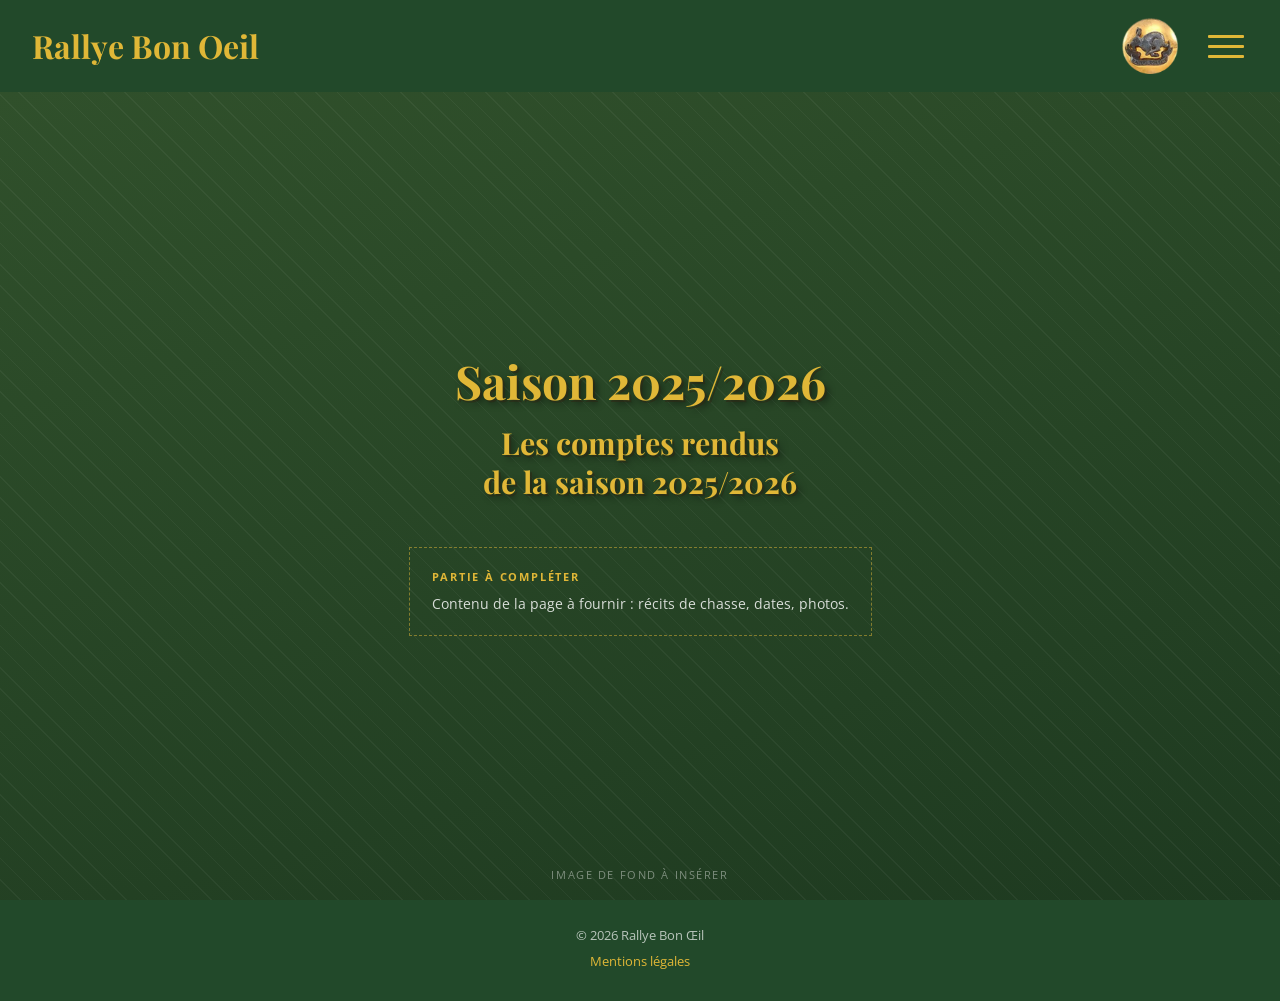
<file: rallye-bon-oeil/compte-rendu-2025-2026.html>
<!DOCTYPE html>
<html lang="fr">
<head>
<meta charset="UTF-8">
<meta name="viewport" content="width=device-width, initial-scale=1">
<title>Comptes rendus 2025/2026 — Rallye Bon Œil</title>
<meta name="description" content="Comptes rendus de la saison 2025/2026 de l'équipage Rallye Bon Œil.">
<meta name="theme-color" content="#22492A">
<meta property="og:type" content="website">
<meta property="og:locale" content="fr_FR">
<meta property="og:site_name" content="Rallye Bon Œil">
<meta property="og:title" content="Comptes rendus 2025/2026 — Rallye Bon Œil">
<meta property="og:description" content="Comptes rendus de la saison 2025/2026 de l'équipage Rallye Bon Œil.">
<link rel="icon" href="img/logo.png">
<link rel="apple-touch-icon" href="img/logo.png">
<link rel="preconnect" href="https://fonts.googleapis.com">
<link rel="preconnect" href="https://fonts.gstatic.com" crossorigin>
<link href="https://fonts.googleapis.com/css2?family=Open+Sans:wght@400;600&family=Playfair+Display:ital,wght@0,400;0,700;1,400;1,700&display=swap" rel="stylesheet">
<link rel="stylesheet" href="style.css">
</head>
<body>

<a class="saut-lien" href="#contenu">Aller au contenu</a>

<header class="entete">
  <a class="entete__nom" href="index.html">Rallye Bon Oeil</a>
  <img class="entete__logo" src="img/logo.png" width="156" height="156" alt="Bouton de l&rsquo;&eacute;quipage du Rallye Bon &OElig;il">
  <button class="burger" id="burger" aria-label="Ouvrir le menu" aria-expanded="false" aria-controls="voile">
    <span></span><span></span><span></span>
  </button>
</header>

  <nav class="voile" id="voile" hidden aria-label="Menu principal">
    <button class="fermer" id="fermer" aria-label="Fermer le menu">&times;</button>
    <ul class="nav">
      <li><a class="accueil" href="index.html">Accueil</a></li>
      <li>
        <details open>
          <summary><span class="chevron" aria-hidden="true"></span><a href="calendrier.html">Calendrier</a></summary>
          <ul>
            <li><a href="calendrier-2025-2026.html">Saison 2025/2026</a></li>
            <li><a href="calendrier-2026-2027.html">Saison 2026/2027</a></li>
          </ul>
        </details>
      </li>
      <li>
        <details open>
          <summary><span class="chevron" aria-hidden="true"></span><a href="comptes-rendus.html">Compte rendu</a></summary>
          <ul>
            <li><a href="compte-rendu-2025-2026.html">Saison 2025/2026</a></li>
            <li><a href="compte-rendu-2026-2027.html">Saison 2026/2027</a></li>
          </ul>
        </details>
      </li>
      <li><a href="photos-videos.html">Photos/ vid&eacute;os</a></li>
      <li><a href="fanfares.html">Fanfares</a></li>
    </ul>
  </nav>

<main id="contenu">

  <!-- ══════════════════════════════════════════════════════════════
       IMAGE DE FOND
       1. Déposer la photo dans le dossier img/  (par ex. img/comptes-rendus.jpg)
       2. Remplacer la ligne style ci-dessous par :
          style="--fond:url('img/comptes-rendus.jpg')" class="scene scene--photo"
       ══════════════════════════════════════════════════════════════ -->
  <section class="scene" data-photo="Image de fond &agrave; ins&eacute;rer">
    <h1>Saison 2025/2026</h1>
    <p class="intro">Les comptes rendus de la saison 2025/2026</p>
    <div class="a-completer">
      <strong>Partie &agrave; compl&eacute;ter</strong>
      Contenu de la page &agrave; fournir&nbsp;: r&eacute;cits de chasse, dates, photos.
    </div>
  </section>

</main>

<footer class="pied">
  <span>&copy; 2026 Rallye Bon &OElig;il</span>
  <span><a href="mentions-legales.html">Mentions l&eacute;gales</a></span>
</footer>

  <script>
    (function () {
      var ouvrir = document.getElementById('burger');
      var fermer = document.getElementById('fermer');
      var voile  = document.getElementById('voile');
      function etat(o) {
        voile.hidden = !o;
        ouvrir.setAttribute('aria-expanded', o ? 'true' : 'false');
        document.body.style.overflow = o ? 'hidden' : '';
        (o ? fermer : ouvrir).focus();
      }
      ouvrir.addEventListener('click', function () { etat(true); });
      fermer.addEventListener('click', function () { etat(false); });
      document.addEventListener('keydown', function (e) {
        if (e.key === 'Escape' && !voile.hidden) { etat(false); }
      });
    })();
  </script>

</body>
</html>
</file>
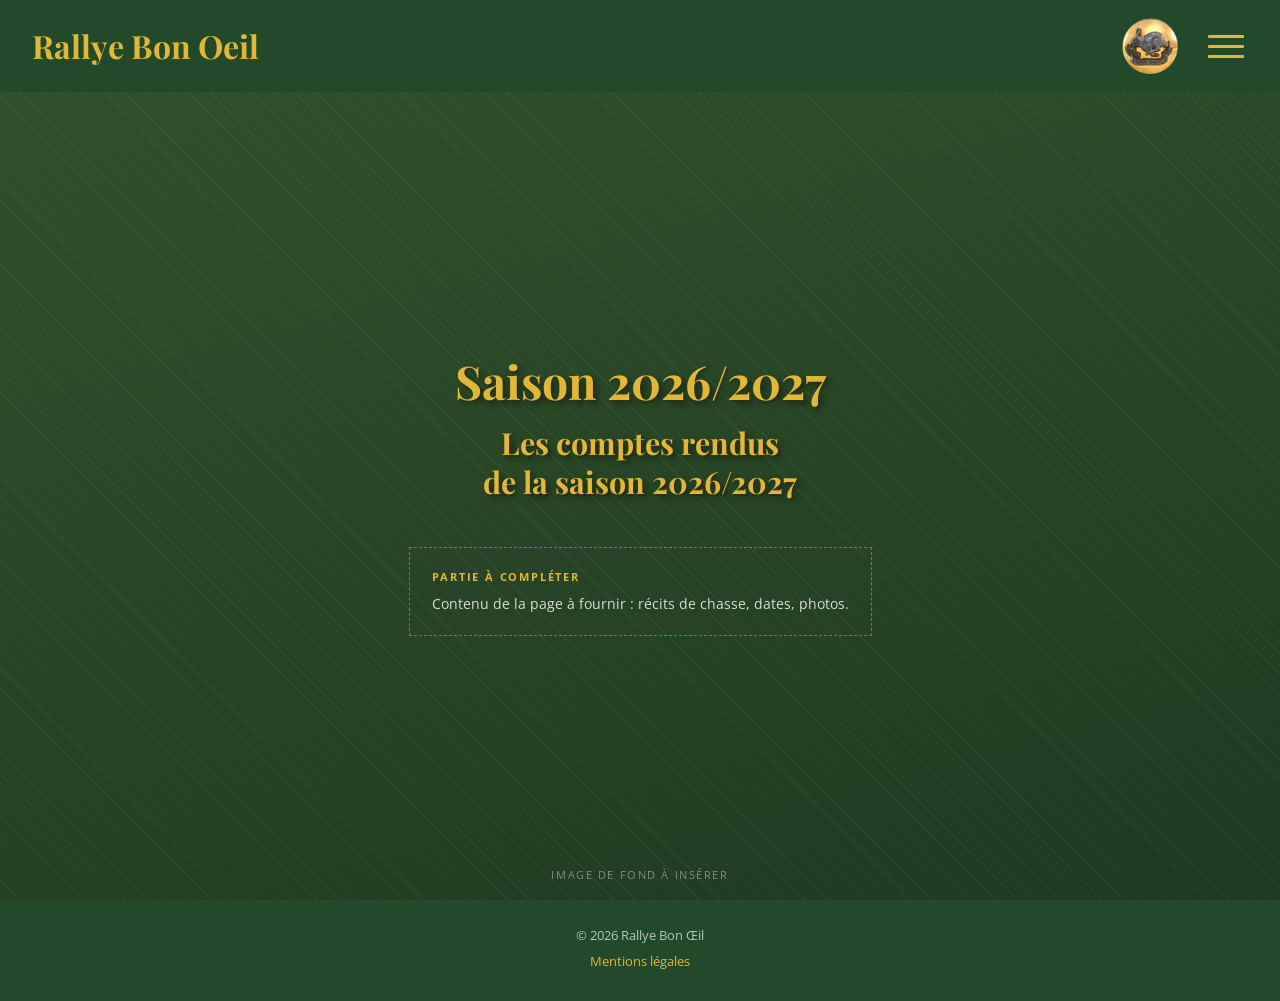
<file: rallye-bon-oeil/compte-rendu-2026-2027.html>
<!DOCTYPE html>
<html lang="fr">
<head>
<meta charset="UTF-8">
<meta name="viewport" content="width=device-width, initial-scale=1">
<title>Comptes rendus 2026/2027 — Rallye Bon Œil</title>
<meta name="description" content="Comptes rendus de la saison 2026/2027 de l'équipage Rallye Bon Œil.">
<meta name="theme-color" content="#22492A">
<meta property="og:type" content="website">
<meta property="og:locale" content="fr_FR">
<meta property="og:site_name" content="Rallye Bon Œil">
<meta property="og:title" content="Comptes rendus 2026/2027 — Rallye Bon Œil">
<meta property="og:description" content="Comptes rendus de la saison 2026/2027 de l'équipage Rallye Bon Œil.">
<link rel="icon" href="img/logo.png">
<link rel="apple-touch-icon" href="img/logo.png">
<link rel="preconnect" href="https://fonts.googleapis.com">
<link rel="preconnect" href="https://fonts.gstatic.com" crossorigin>
<link href="https://fonts.googleapis.com/css2?family=Open+Sans:wght@400;600&family=Playfair+Display:ital,wght@0,400;0,700;1,400;1,700&display=swap" rel="stylesheet">
<link rel="stylesheet" href="style.css">
</head>
<body>

<a class="saut-lien" href="#contenu">Aller au contenu</a>

<header class="entete">
  <a class="entete__nom" href="index.html">Rallye Bon Oeil</a>
  <img class="entete__logo" src="img/logo.png" width="156" height="156" alt="Bouton de l&rsquo;&eacute;quipage du Rallye Bon &OElig;il">
  <button class="burger" id="burger" aria-label="Ouvrir le menu" aria-expanded="false" aria-controls="voile">
    <span></span><span></span><span></span>
  </button>
</header>

  <nav class="voile" id="voile" hidden aria-label="Menu principal">
    <button class="fermer" id="fermer" aria-label="Fermer le menu">&times;</button>
    <ul class="nav">
      <li><a class="accueil" href="index.html">Accueil</a></li>
      <li>
        <details open>
          <summary><span class="chevron" aria-hidden="true"></span><a href="calendrier.html">Calendrier</a></summary>
          <ul>
            <li><a href="calendrier-2025-2026.html">Saison 2025/2026</a></li>
            <li><a href="calendrier-2026-2027.html">Saison 2026/2027</a></li>
          </ul>
        </details>
      </li>
      <li>
        <details open>
          <summary><span class="chevron" aria-hidden="true"></span><a href="comptes-rendus.html">Compte rendu</a></summary>
          <ul>
            <li><a href="compte-rendu-2025-2026.html">Saison 2025/2026</a></li>
            <li><a href="compte-rendu-2026-2027.html">Saison 2026/2027</a></li>
          </ul>
        </details>
      </li>
      <li><a href="photos-videos.html">Photos/ vid&eacute;os</a></li>
      <li><a href="fanfares.html">Fanfares</a></li>
    </ul>
  </nav>

<main id="contenu">

  <!-- ══════════════════════════════════════════════════════════════
       IMAGE DE FOND
       1. Déposer la photo dans le dossier img/  (par ex. img/comptes-rendus.jpg)
       2. Remplacer la ligne style ci-dessous par :
          style="--fond:url('img/comptes-rendus.jpg')" class="scene scene--photo"
       ══════════════════════════════════════════════════════════════ -->
  <section class="scene" data-photo="Image de fond &agrave; ins&eacute;rer">
    <h1>Saison 2026/2027</h1>
    <p class="intro">Les comptes rendus de la saison 2026/2027</p>
    <div class="a-completer">
      <strong>Partie &agrave; compl&eacute;ter</strong>
      Contenu de la page &agrave; fournir&nbsp;: r&eacute;cits de chasse, dates, photos.
    </div>
  </section>

</main>

<footer class="pied">
  <span>&copy; 2026 Rallye Bon &OElig;il</span>
  <span><a href="mentions-legales.html">Mentions l&eacute;gales</a></span>
</footer>

  <script>
    (function () {
      var ouvrir = document.getElementById('burger');
      var fermer = document.getElementById('fermer');
      var voile  = document.getElementById('voile');
      function etat(o) {
        voile.hidden = !o;
        ouvrir.setAttribute('aria-expanded', o ? 'true' : 'false');
        document.body.style.overflow = o ? 'hidden' : '';
        (o ? fermer : ouvrir).focus();
      }
      ouvrir.addEventListener('click', function () { etat(true); });
      fermer.addEventListener('click', function () { etat(false); });
      document.addEventListener('keydown', function (e) {
        if (e.key === 'Escape' && !voile.hidden) { etat(false); }
      });
    })();
  </script>

</body>
</html>
</file>
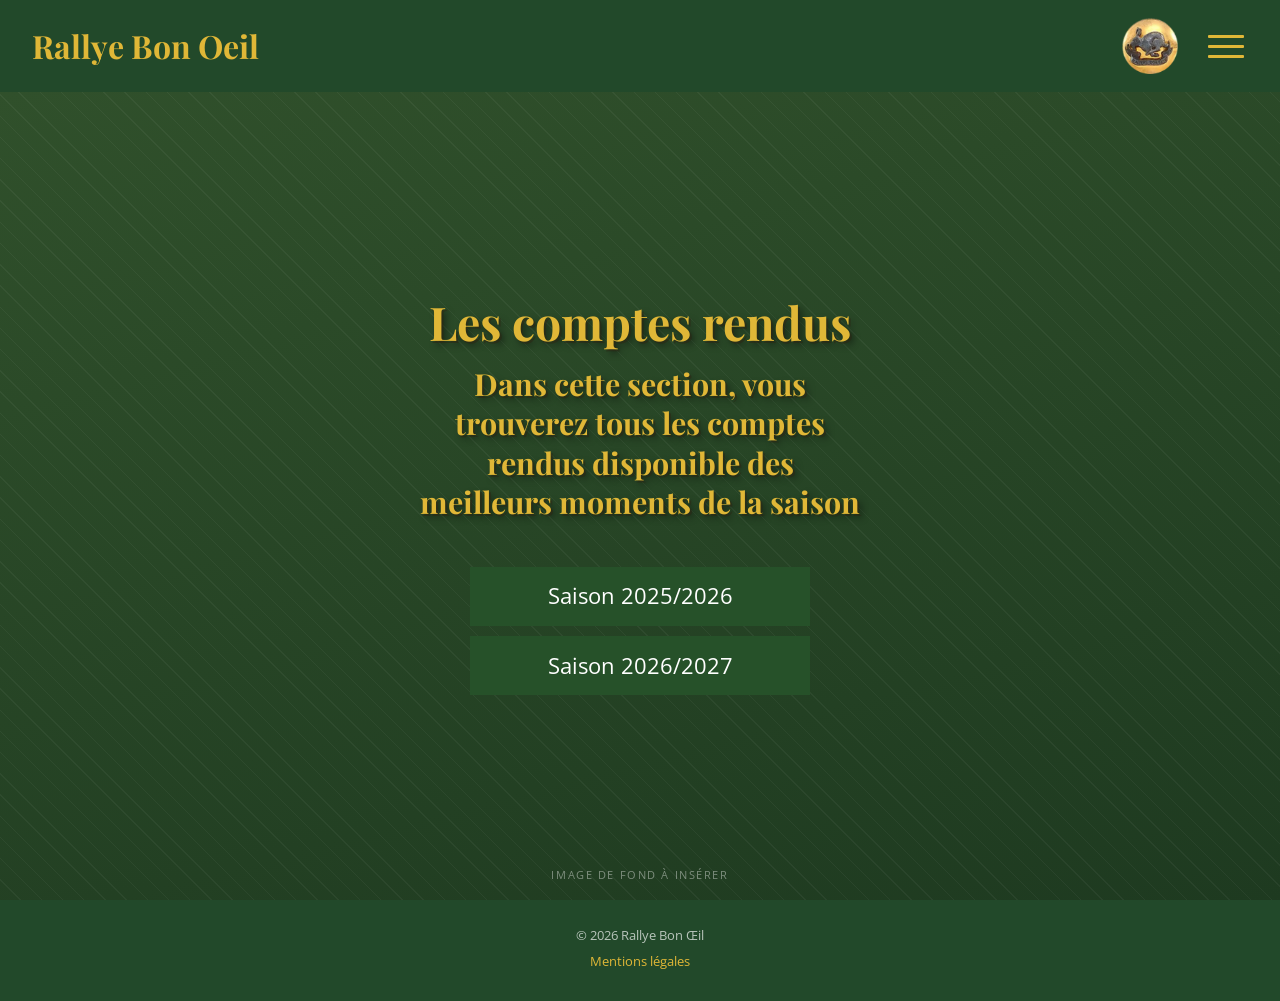
<file: rallye-bon-oeil/comptes-rendus.html>
<!DOCTYPE html>
<html lang="fr">
<head>
<meta charset="UTF-8">
<meta name="viewport" content="width=device-width, initial-scale=1">
<title>Comptes rendus — Rallye Bon Œil</title>
<meta name="description" content="Tous les comptes rendus des meilleurs moments de la saison du Rallye Bon Œil.">
<meta name="theme-color" content="#22492A">
<meta property="og:type" content="website">
<meta property="og:locale" content="fr_FR">
<meta property="og:site_name" content="Rallye Bon Œil">
<meta property="og:title" content="Comptes rendus — Rallye Bon Œil">
<meta property="og:description" content="Tous les comptes rendus des meilleurs moments de la saison du Rallye Bon Œil.">
<link rel="icon" href="img/logo.png">
<link rel="apple-touch-icon" href="img/logo.png">
<link rel="preconnect" href="https://fonts.googleapis.com">
<link rel="preconnect" href="https://fonts.gstatic.com" crossorigin>
<link href="https://fonts.googleapis.com/css2?family=Open+Sans:wght@400;600&family=Playfair+Display:ital,wght@0,400;0,700;1,400;1,700&display=swap" rel="stylesheet">
<link rel="stylesheet" href="style.css">
</head>
<body>

<a class="saut-lien" href="#contenu">Aller au contenu</a>

<header class="entete">
  <a class="entete__nom" href="index.html">Rallye Bon Oeil</a>
  <img class="entete__logo" src="img/logo.png" width="156" height="156" alt="Bouton de l&rsquo;&eacute;quipage du Rallye Bon &OElig;il">
  <button class="burger" id="burger" aria-label="Ouvrir le menu" aria-expanded="false" aria-controls="voile">
    <span></span><span></span><span></span>
  </button>
</header>

  <nav class="voile" id="voile" hidden aria-label="Menu principal">
    <button class="fermer" id="fermer" aria-label="Fermer le menu">&times;</button>
    <ul class="nav">
      <li><a class="accueil" href="index.html">Accueil</a></li>
      <li>
        <details open>
          <summary><span class="chevron" aria-hidden="true"></span><a href="calendrier.html">Calendrier</a></summary>
          <ul>
            <li><a href="calendrier-2025-2026.html">Saison 2025/2026</a></li>
            <li><a href="calendrier-2026-2027.html">Saison 2026/2027</a></li>
          </ul>
        </details>
      </li>
      <li>
        <details open>
          <summary><span class="chevron" aria-hidden="true"></span><a href="comptes-rendus.html">Compte rendu</a></summary>
          <ul>
            <li><a href="compte-rendu-2025-2026.html">Saison 2025/2026</a></li>
            <li><a href="compte-rendu-2026-2027.html">Saison 2026/2027</a></li>
          </ul>
        </details>
      </li>
      <li><a href="photos-videos.html">Photos/ vid&eacute;os</a></li>
      <li><a href="fanfares.html">Fanfares</a></li>
    </ul>
  </nav>

<main id="contenu">

  <!-- ══════════════════════════════════════════════════════════════
       IMAGE DE FOND
       1. Déposer la photo dans le dossier img/  (par ex. img/comptes-rendus.jpg)
       2. Remplacer la ligne style ci-dessous par :
          style="--fond:url('img/comptes-rendus.jpg')" class="scene scene--photo"
       ══════════════════════════════════════════════════════════════ -->
  <section class="scene" data-photo="Image de fond &agrave; ins&eacute;rer">
    <h1>Les comptes rendus</h1>
    <p class="intro">Dans cette section, vous trouverez tous les comptes rendus disponible des meilleurs moments de la saison</p>
    <div class="boutons">
      <a class="bouton" href="compte-rendu-2025-2026.html">Saison 2025/2026</a>
      <a class="bouton" href="compte-rendu-2026-2027.html">Saison 2026/2027</a>
    </div>
  </section>

</main>

<footer class="pied">
  <span>&copy; 2026 Rallye Bon &OElig;il</span>
  <span><a href="mentions-legales.html">Mentions l&eacute;gales</a></span>
</footer>

  <script>
    (function () {
      var ouvrir = document.getElementById('burger');
      var fermer = document.getElementById('fermer');
      var voile  = document.getElementById('voile');
      function etat(o) {
        voile.hidden = !o;
        ouvrir.setAttribute('aria-expanded', o ? 'true' : 'false');
        document.body.style.overflow = o ? 'hidden' : '';
        (o ? fermer : ouvrir).focus();
      }
      ouvrir.addEventListener('click', function () { etat(true); });
      fermer.addEventListener('click', function () { etat(false); });
      document.addEventListener('keydown', function (e) {
        if (e.key === 'Escape' && !voile.hidden) { etat(false); }
      });
    })();
  </script>

</body>
</html>
</file>
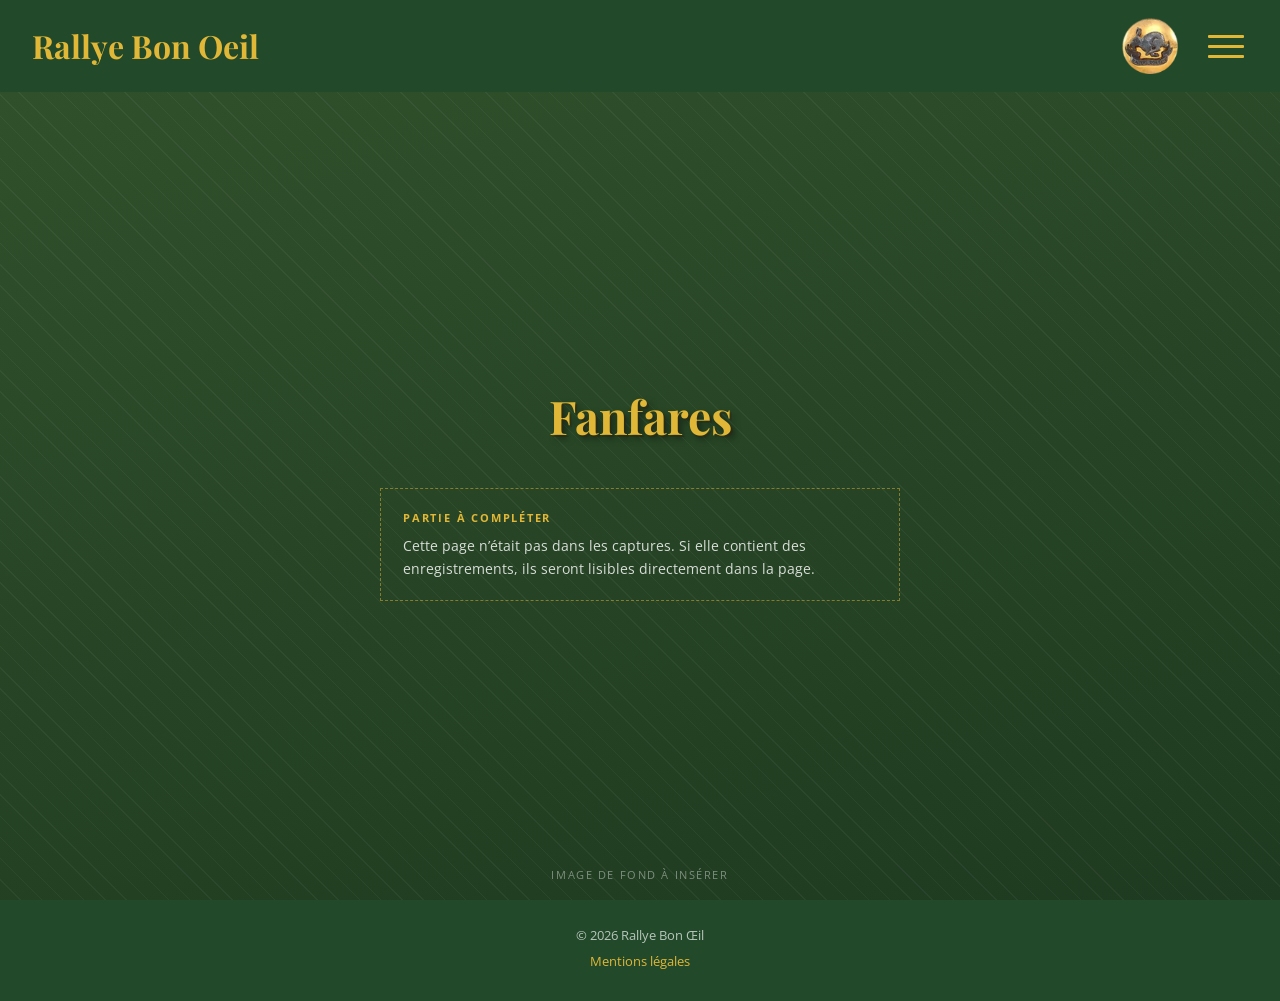
<file: rallye-bon-oeil/fanfares.html>
<!DOCTYPE html>
<html lang="fr">
<head>
<meta charset="UTF-8">
<meta name="viewport" content="width=device-width, initial-scale=1">
<title>Fanfares — Rallye Bon Œil</title>
<meta name="description" content="Les fanfares et sonneries de l'équipage Rallye Bon Œil.">
<meta name="theme-color" content="#22492A">
<meta property="og:type" content="website">
<meta property="og:locale" content="fr_FR">
<meta property="og:site_name" content="Rallye Bon Œil">
<meta property="og:title" content="Fanfares — Rallye Bon Œil">
<meta property="og:description" content="Les fanfares et sonneries de l'équipage Rallye Bon Œil.">
<link rel="icon" href="img/logo.png">
<link rel="apple-touch-icon" href="img/logo.png">
<link rel="preconnect" href="https://fonts.googleapis.com">
<link rel="preconnect" href="https://fonts.gstatic.com" crossorigin>
<link href="https://fonts.googleapis.com/css2?family=Open+Sans:wght@400;600&family=Playfair+Display:ital,wght@0,400;0,700;1,400;1,700&display=swap" rel="stylesheet">
<link rel="stylesheet" href="style.css">
</head>
<body>

<a class="saut-lien" href="#contenu">Aller au contenu</a>

<header class="entete">
  <a class="entete__nom" href="index.html">Rallye Bon Oeil</a>
  <img class="entete__logo" src="img/logo.png" width="156" height="156" alt="Bouton de l&rsquo;&eacute;quipage du Rallye Bon &OElig;il">
  <button class="burger" id="burger" aria-label="Ouvrir le menu" aria-expanded="false" aria-controls="voile">
    <span></span><span></span><span></span>
  </button>
</header>

  <nav class="voile" id="voile" hidden aria-label="Menu principal">
    <button class="fermer" id="fermer" aria-label="Fermer le menu">&times;</button>
    <ul class="nav">
      <li><a class="accueil" href="index.html">Accueil</a></li>
      <li>
        <details open>
          <summary><span class="chevron" aria-hidden="true"></span><a href="calendrier.html">Calendrier</a></summary>
          <ul>
            <li><a href="calendrier-2025-2026.html">Saison 2025/2026</a></li>
            <li><a href="calendrier-2026-2027.html">Saison 2026/2027</a></li>
          </ul>
        </details>
      </li>
      <li>
        <details open>
          <summary><span class="chevron" aria-hidden="true"></span><a href="comptes-rendus.html">Compte rendu</a></summary>
          <ul>
            <li><a href="compte-rendu-2025-2026.html">Saison 2025/2026</a></li>
            <li><a href="compte-rendu-2026-2027.html">Saison 2026/2027</a></li>
          </ul>
        </details>
      </li>
      <li><a href="photos-videos.html">Photos/ vid&eacute;os</a></li>
      <li><a href="fanfares.html">Fanfares</a></li>
    </ul>
  </nav>

<main id="contenu">

  <!-- ══════════════════════════════════════════════════════════════
       IMAGE DE FOND
       1. Déposer la photo dans le dossier img/  (par ex. img/fanfares.jpg)
       2. Remplacer la ligne style ci-dessous par :
          style="--fond:url('img/fanfares.jpg')" class="scene scene--photo"
       ══════════════════════════════════════════════════════════════ -->
  <section class="scene" data-photo="Image de fond &agrave; ins&eacute;rer">
    <h1>Fanfares</h1>
    <div class="a-completer">
      <strong>Partie &agrave; compl&eacute;ter</strong>
      Cette page n&rsquo;&eacute;tait pas dans les captures. Si elle contient des enregistrements, ils seront lisibles directement dans la page.
    </div>
  </section>

</main>

<footer class="pied">
  <span>&copy; 2026 Rallye Bon &OElig;il</span>
  <span><a href="mentions-legales.html">Mentions l&eacute;gales</a></span>
</footer>

  <script>
    (function () {
      var ouvrir = document.getElementById('burger');
      var fermer = document.getElementById('fermer');
      var voile  = document.getElementById('voile');
      function etat(o) {
        voile.hidden = !o;
        ouvrir.setAttribute('aria-expanded', o ? 'true' : 'false');
        document.body.style.overflow = o ? 'hidden' : '';
        (o ? fermer : ouvrir).focus();
      }
      ouvrir.addEventListener('click', function () { etat(true); });
      fermer.addEventListener('click', function () { etat(false); });
      document.addEventListener('keydown', function (e) {
        if (e.key === 'Escape' && !voile.hidden) { etat(false); }
      });
    })();
  </script>

</body>
</html>
</file>
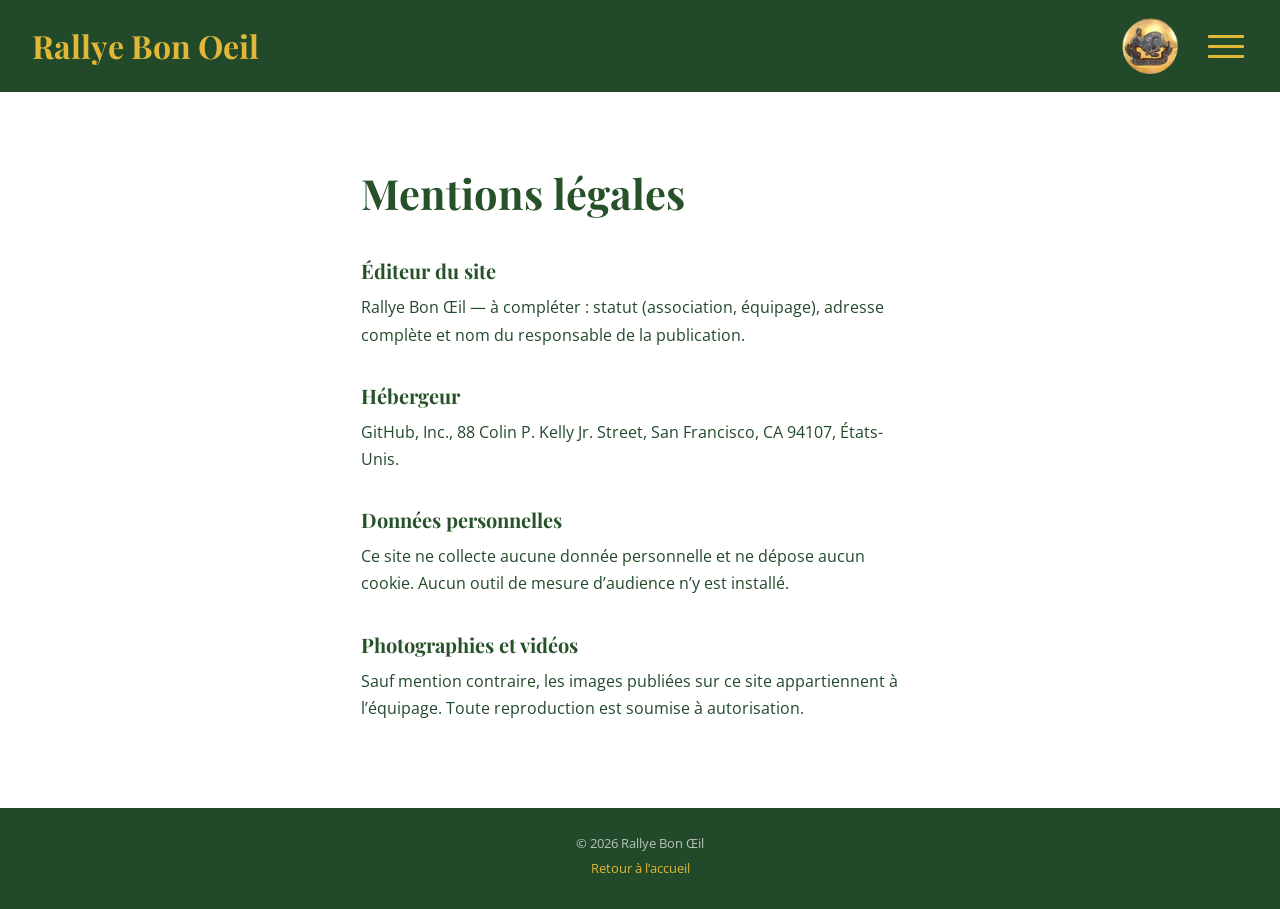
<file: rallye-bon-oeil/mentions-legales.html>
<!DOCTYPE html>
<html lang="fr">
<head>
<meta charset="UTF-8">
<meta name="viewport" content="width=device-width, initial-scale=1">
<title>Mentions légales — Rallye Bon Œil</title>
<meta name="description" content="Mentions légales du site de l'équipage Rallye Bon Œil.">
<meta name="robots" content="noindex">
<meta name="theme-color" content="#22492A">
<link rel="icon" href="img/logo.png">
<link rel="preconnect" href="https://fonts.googleapis.com">
<link rel="preconnect" href="https://fonts.gstatic.com" crossorigin>
<link href="https://fonts.googleapis.com/css2?family=Open+Sans:wght@400;600&family=Playfair+Display:wght@400;700&display=swap" rel="stylesheet">
<link rel="stylesheet" href="style.css">
</head>
<body>

<a class="saut-lien" href="#contenu">Aller au contenu</a>

<header class="entete">
  <a class="entete__nom" href="index.html">Rallye Bon Oeil</a>
  <img class="entete__logo" src="img/logo.png" width="156" height="156" alt="Bouton de l&rsquo;&eacute;quipage du Rallye Bon &OElig;il">
  <button class="burger" id="burger" aria-label="Ouvrir le menu" aria-expanded="false" aria-controls="voile">
    <span></span><span></span><span></span>
  </button>
</header>

<nav class="voile" id="voile" hidden aria-label="Menu principal">
  <button class="fermer" id="fermer" aria-label="Fermer le menu">&times;</button>
  <ul class="nav">
    <li><a class="accueil" href="index.html">Accueil</a></li>
    <li>
      <details open>
        <summary><span class="chevron" aria-hidden="true"></span><a href="calendrier.html">Calendrier</a></summary>
        <ul>
          <li><a href="calendrier-2025-2026.html">Saison 2025/2026</a></li>
          <li><a href="calendrier-2026-2027.html">Saison 2026/2027</a></li>
        </ul>
      </details>
    </li>
    <li>
      <details open>
        <summary><span class="chevron" aria-hidden="true"></span><a href="comptes-rendus.html">Compte rendu</a></summary>
        <ul>
          <li><a href="compte-rendu-2025-2026.html">Saison 2025/2026</a></li>
          <li><a href="compte-rendu-2026-2027.html">Saison 2026/2027</a></li>
        </ul>
      </details>
    </li>
    <li><a href="photos-videos.html">Photos/ vid&eacute;os</a></li>
    <li><a href="fanfares.html">Fanfares</a></li>
  </ul>
</nav>

<main class="page-texte" id="contenu">
  <div class="dedans">
    <h1>Mentions l&eacute;gales</h1>

    <h2>&Eacute;diteur du site</h2>
    <p>Rallye Bon &OElig;il &mdash; &agrave; compl&eacute;ter&nbsp;: statut (association, &eacute;quipage), adresse compl&egrave;te et nom du responsable de la publication.</p>

    <h2>H&eacute;bergeur</h2>
    <p>GitHub,&nbsp;Inc., 88 Colin P. Kelly Jr. Street, San Francisco, CA&nbsp;94107, &Eacute;tats-Unis.</p>

    <h2>Donn&eacute;es personnelles</h2>
    <p>Ce site ne collecte aucune donn&eacute;e personnelle et ne d&eacute;pose aucun cookie. Aucun outil de mesure d&rsquo;audience n&rsquo;y est install&eacute;.</p>

    <h2>Photographies et vid&eacute;os</h2>
    <p>Sauf mention contraire, les images publi&eacute;es sur ce site appartiennent &agrave; l&rsquo;&eacute;quipage. Toute reproduction est soumise &agrave; autorisation.</p>
  </div>
</main>

<footer class="pied">
  <span>&copy; 2026 Rallye Bon &OElig;il</span>
  <span><a href="index.html">Retour &agrave; l&rsquo;accueil</a></span>
</footer>

<script>
  (function () {
    var ouvrir = document.getElementById('burger');
    var fermer = document.getElementById('fermer');
    var voile  = document.getElementById('voile');
    function etat(o) {
      voile.hidden = !o;
      ouvrir.setAttribute('aria-expanded', o ? 'true' : 'false');
      document.body.style.overflow = o ? 'hidden' : '';
      (o ? fermer : ouvrir).focus();
    }
    ouvrir.addEventListener('click', function () { etat(true); });
    fermer.addEventListener('click', function () { etat(false); });
    document.addEventListener('keydown', function (e) {
      if (e.key === 'Escape' && !voile.hidden) { etat(false); }
    });
  })();
</script>

</body>
</html>
</file>
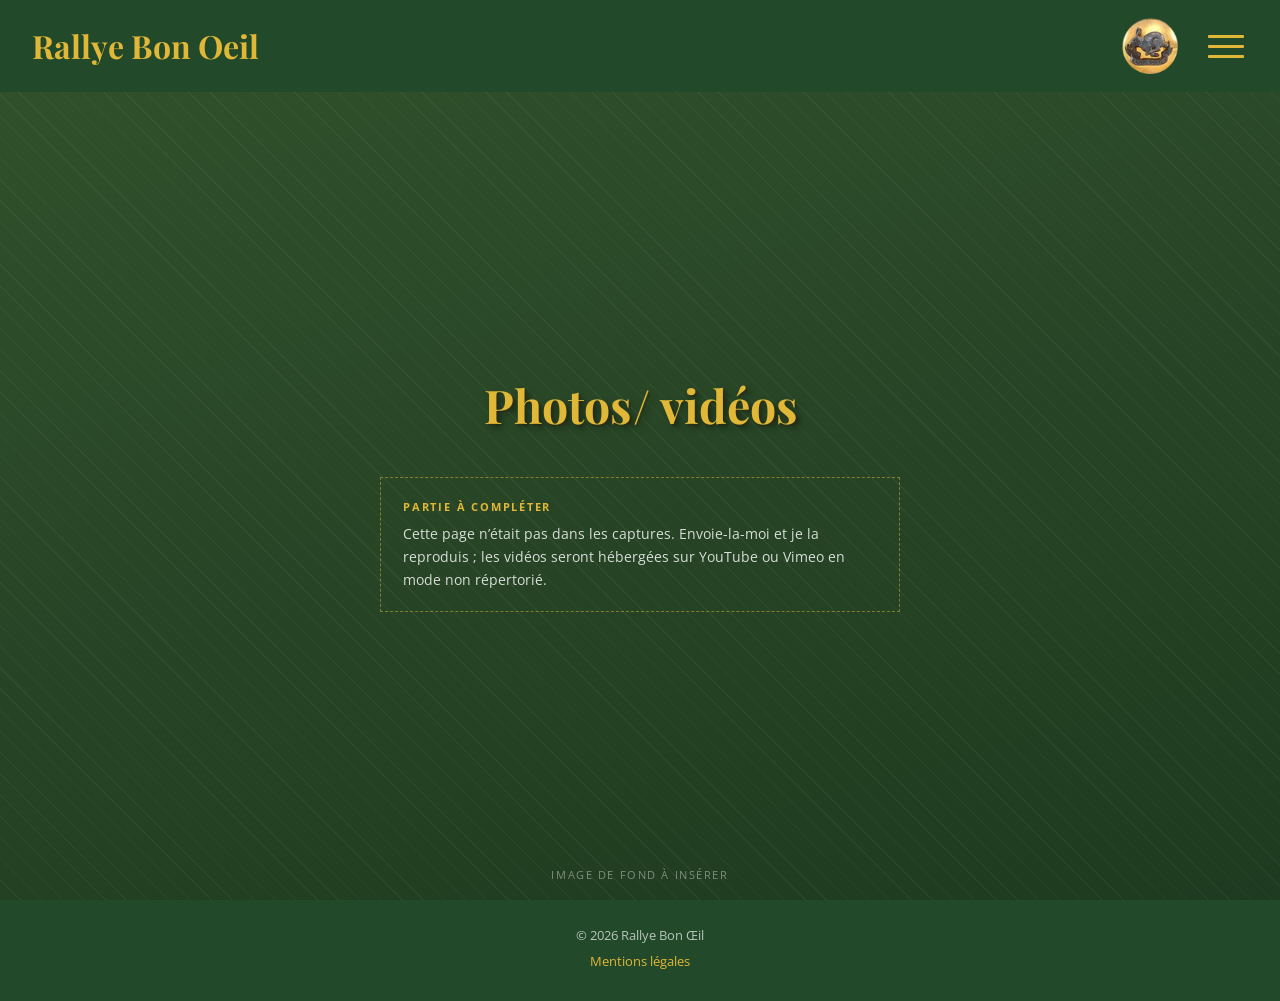
<file: rallye-bon-oeil/photos-videos.html>
<!DOCTYPE html>
<html lang="fr">
<head>
<meta charset="UTF-8">
<meta name="viewport" content="width=device-width, initial-scale=1">
<title>Photos / vidéos — Rallye Bon Œil</title>
<meta name="description" content="Photos et vidéos de l'équipage Rallye Bon Œil.">
<meta name="theme-color" content="#22492A">
<meta property="og:type" content="website">
<meta property="og:locale" content="fr_FR">
<meta property="og:site_name" content="Rallye Bon Œil">
<meta property="og:title" content="Photos / vidéos — Rallye Bon Œil">
<meta property="og:description" content="Photos et vidéos de l'équipage Rallye Bon Œil.">
<link rel="icon" href="img/logo.png">
<link rel="apple-touch-icon" href="img/logo.png">
<link rel="preconnect" href="https://fonts.googleapis.com">
<link rel="preconnect" href="https://fonts.gstatic.com" crossorigin>
<link href="https://fonts.googleapis.com/css2?family=Open+Sans:wght@400;600&family=Playfair+Display:ital,wght@0,400;0,700;1,400;1,700&display=swap" rel="stylesheet">
<link rel="stylesheet" href="style.css">
</head>
<body>

<a class="saut-lien" href="#contenu">Aller au contenu</a>

<header class="entete">
  <a class="entete__nom" href="index.html">Rallye Bon Oeil</a>
  <img class="entete__logo" src="img/logo.png" width="156" height="156" alt="Bouton de l&rsquo;&eacute;quipage du Rallye Bon &OElig;il">
  <button class="burger" id="burger" aria-label="Ouvrir le menu" aria-expanded="false" aria-controls="voile">
    <span></span><span></span><span></span>
  </button>
</header>

  <nav class="voile" id="voile" hidden aria-label="Menu principal">
    <button class="fermer" id="fermer" aria-label="Fermer le menu">&times;</button>
    <ul class="nav">
      <li><a class="accueil" href="index.html">Accueil</a></li>
      <li>
        <details open>
          <summary><span class="chevron" aria-hidden="true"></span><a href="calendrier.html">Calendrier</a></summary>
          <ul>
            <li><a href="calendrier-2025-2026.html">Saison 2025/2026</a></li>
            <li><a href="calendrier-2026-2027.html">Saison 2026/2027</a></li>
          </ul>
        </details>
      </li>
      <li>
        <details open>
          <summary><span class="chevron" aria-hidden="true"></span><a href="comptes-rendus.html">Compte rendu</a></summary>
          <ul>
            <li><a href="compte-rendu-2025-2026.html">Saison 2025/2026</a></li>
            <li><a href="compte-rendu-2026-2027.html">Saison 2026/2027</a></li>
          </ul>
        </details>
      </li>
      <li><a href="photos-videos.html">Photos/ vid&eacute;os</a></li>
      <li><a href="fanfares.html">Fanfares</a></li>
    </ul>
  </nav>

<main id="contenu">

  <!-- ══════════════════════════════════════════════════════════════
       IMAGE DE FOND
       1. Déposer la photo dans le dossier img/  (par ex. img/photos.jpg)
       2. Remplacer la ligne style ci-dessous par :
          style="--fond:url('img/photos.jpg')" class="scene scene--photo"
       ══════════════════════════════════════════════════════════════ -->
  <section class="scene" data-photo="Image de fond &agrave; ins&eacute;rer">
    <h1>Photos&thinsp;/ vid&eacute;os</h1>
    <div class="a-completer">
      <strong>Partie &agrave; compl&eacute;ter</strong>
      Cette page n&rsquo;&eacute;tait pas dans les captures. Envoie-la-moi et je la reproduis&nbsp;; les vid&eacute;os seront h&eacute;berg&eacute;es sur YouTube ou Vimeo en mode non r&eacute;pertori&eacute;.
    </div>
  </section>

</main>

<footer class="pied">
  <span>&copy; 2026 Rallye Bon &OElig;il</span>
  <span><a href="mentions-legales.html">Mentions l&eacute;gales</a></span>
</footer>

  <script>
    (function () {
      var ouvrir = document.getElementById('burger');
      var fermer = document.getElementById('fermer');
      var voile  = document.getElementById('voile');
      function etat(o) {
        voile.hidden = !o;
        ouvrir.setAttribute('aria-expanded', o ? 'true' : 'false');
        document.body.style.overflow = o ? 'hidden' : '';
        (o ? fermer : ouvrir).focus();
      }
      ouvrir.addEventListener('click', function () { etat(true); });
      fermer.addEventListener('click', function () { etat(false); });
      document.addEventListener('keydown', function (e) {
        if (e.key === 'Escape' && !voile.hidden) { etat(false); }
      });
    })();
  </script>

</body>
</html>
</file>
<file: styles.css>
/* =====================================================================
   styles.css — Mobile-first, variables CSS, mode sombre système.
   Aucune couleur codée en dur dans le HTML/JS : tout passe par ces
   variables ou par les couleurs de régions injectées en style inline
   depuis data.js.
   ===================================================================== */

:root {
  /* Couleurs de régions (miroir de data.js REGIONS) */
  --color-city: #C45A32;      --color-city-light: #FBEAE1;
  --color-coffee: #3F8050;    --color-coffee-light: #E6F1E8;
  --color-jungle: #2C6F5D;    --color-jungle-light: #E1EDE9;
  --color-carib: #1D8AAC;     --color-carib-light: #DEF0F5;
  --color-colonial: #BF8A2C;  --color-colonial-light: #F6EBD2;

  /* Niveaux d'effort */
  --effort-calm: #7AA86A;
  --effort-moderate: #E0A83D;
  --effort-sporty: #CF6A3F;

  /* Interface — thème clair */
  --bg: #F7F4EF;
  --bg-elevated: #FFFFFF;
  --bg-sunken: #EFEAE1;
  --text: #23201C;
  --text-soft: #5C554C;
  --text-muted: #8A8177;
  --border: rgba(35, 32, 28, 0.12);
  --border-strong: rgba(35, 32, 28, 0.22);
  --accent: #C45A32;
  --accent-text: #FFFFFF;
  --shadow: 0 2px 10px rgba(35, 32, 28, 0.08);
  --shadow-lg: 0 6px 24px rgba(35, 32, 28, 0.14);
  --offline-bg: #7A5A1E;
  --offline-text: #FFF4DE;

  /* Typographie */
  --font-base: -apple-system, BlinkMacSystemFont, "Segoe UI", Roboto,
               Helvetica, Arial, sans-serif;
  --fs-xs: 0.75rem;
  --fs-sm: 0.875rem;
  --fs-base: 1rem;
  --fs-md: 1.125rem;
  --fs-lg: 1.375rem;
  --fs-xl: 1.75rem;
  --fs-2xl: 2.125rem;

  /* Rythme */
  --radius: 14px;
  --radius-sm: 9px;
  --radius-pill: 999px;
  --gap: 1rem;
  --tap: 44px;                 /* zone de tap minimale iOS */
  --tabbar-h: 68px;
  --safe-bottom: env(safe-area-inset-bottom, 0px);
  --safe-top: env(safe-area-inset-top, 0px);
}

@media (prefers-color-scheme: dark) {
  :root {
    --bg: #171512;
    --bg-elevated: #221F1A;
    --bg-sunken: #100E0C;
    --text: #F2EDE5;
    --text-soft: #C7BEB1;
    --text-muted: #928A7D;
    --border: rgba(242, 237, 229, 0.14);
    --border-strong: rgba(242, 237, 229, 0.26);
    --accent: #E27B4E;
    --accent-text: #171512;
    --shadow: 0 2px 10px rgba(0, 0, 0, 0.4);
    --shadow-lg: 0 6px 24px rgba(0, 0, 0, 0.5);
    --offline-bg: #C79A46;
    --offline-text: #1A140A;

    /* Versions "light" des régions assombries pour bandeaux en dark */
    --color-city-light: #3A241A;
    --color-coffee-light: #1D2E22;
    --color-jungle-light: #16261F;
    --color-carib-light: #142B33;
    --color-colonial-light: #2E2513;
  }
}

/* ============================ Reset léger ============================ */
* { margin: 0; padding: 0; box-sizing: border-box; }

html { -webkit-text-size-adjust: 100%; }

body {
  font-family: var(--font-base);
  font-size: var(--fs-base);
  line-height: 1.55;
  color: var(--text);
  background: var(--bg);
  -webkit-font-smoothing: antialiased;
  overscroll-behavior-y: none;
}

img, svg { display: block; max-width: 100%; }

button {
  font: inherit;
  color: inherit;
  cursor: pointer;
  border: none;
  background: none;
}

a { color: var(--accent); text-decoration: none; }

h1, h2, h3 { line-height: 1.15; font-weight: 700; }

:focus-visible {
  outline: 3px solid var(--accent);
  outline-offset: 2px;
  border-radius: 4px;
}

/* ============================ Layout ============================ */
#app {
  min-height: 100vh;
  min-height: 100dvh;
  /* Réserve l'espace de la barre d'état / encoche iOS pour que le titre
     ne passe pas sous la barre du haut (Safari, PWA ou app Documents). */
  padding-top: max(env(safe-area-inset-top, 0px), 8px);
  padding-bottom: calc(var(--tabbar-h) + var(--safe-bottom));
}

.view {
  display: none;
  padding: 1rem 1rem 2rem;
  max-width: 720px;
  margin: 0 auto;
  animation: fade 0.22s ease;
}
.view.active { display: block; }

@keyframes fade {
  from { opacity: 0; transform: translateY(6px); }
  to   { opacity: 1; transform: translateY(0); }
}

/* Bandeau hors-ligne */
.offline-banner {
  position: sticky;
  top: 0;
  z-index: 30;
  display: none;
  padding: calc(0.5rem + var(--safe-top)) 1rem 0.5rem;
  background: var(--offline-bg);
  color: var(--offline-text);
  font-size: var(--fs-sm);
  font-weight: 600;
  text-align: center;
}
body.is-offline .offline-banner { display: block; }

/* ============================ En-tête de vue ============================ */
.view-header {
  display: flex;
  align-items: baseline;
  justify-content: space-between;
  gap: 0.5rem;
  margin-bottom: 1rem;
}
.view-header h1 { font-size: var(--fs-xl); }
.view-header .view-sub { color: var(--text-muted); font-size: var(--fs-sm); }

/* ============================ Badges & pastilles ============================ */
.badge {
  display: inline-flex;
  align-items: center;
  gap: 0.4em;
  padding: 0.28em 0.7em;
  border-radius: var(--radius-pill);
  font-size: var(--fs-xs);
  font-weight: 700;
  letter-spacing: 0.02em;
  color: #fff;
  white-space: nowrap;
}

.effort {
  display: inline-flex;
  align-items: center;
  gap: 0.4em;
  font-size: var(--fs-sm);
  font-weight: 600;
  color: var(--text-soft);
}
.effort .dots { letter-spacing: 0.12em; font-size: 0.7rem; }

/* ============================ Vue AUJOURD'HUI ============================ */
.day-card {
  background: var(--bg-elevated);
  border-radius: var(--radius);
  box-shadow: var(--shadow);
  overflow: hidden;
  border: 1px solid var(--border);
}
.day-hero {
  padding: 1.1rem 1.15rem 1rem;
  border-left: 6px solid var(--region-color, var(--accent));
}
.day-hero .day-kicker {
  display: flex;
  align-items: center;
  gap: 0.6rem;
  flex-wrap: wrap;
  margin-bottom: 0.5rem;
}
.day-kicker .day-num {
  font-size: var(--fs-sm);
  font-weight: 700;
  color: var(--text-muted);
}
.day-hero h1 {
  font-size: var(--fs-2xl);
  letter-spacing: -0.02em;
  margin-bottom: 0.3rem;
}
.day-hero .day-date {
  color: var(--text-muted);
  font-size: var(--fs-sm);
  text-transform: capitalize;
}

.day-section {
  padding: 1rem 1.15rem;
  border-top: 1px solid var(--border);
}
.day-section h2 {
  font-size: var(--fs-xs);
  text-transform: uppercase;
  letter-spacing: 0.09em;
  color: var(--text-muted);
  margin-bottom: 0.5rem;
  font-weight: 700;
}
.day-section p { color: var(--text-soft); }
.day-section p + p { margin-top: 0.6rem; }

.info-row {
  display: flex;
  gap: 0.75rem;
  padding: 0.55rem 0;
}
.info-row + .info-row { border-top: 1px dashed var(--border); }
.info-row .info-label { flex: 0 0 8.5rem; color: var(--text-muted); font-size: var(--fs-sm); }
.info-row .info-value { flex: 1; }

.warning {
  display: flex;
  gap: 0.6rem;
  align-items: flex-start;
  margin: 1rem 1.15rem;
  padding: 0.75rem 0.9rem;
  background: var(--color-city-light);
  border: 1px solid var(--border-strong);
  border-radius: var(--radius-sm);
  font-size: var(--fs-sm);
  color: var(--text);
}
.warning .warn-icon { flex: 0 0 auto; }

.accommodation-btn {
  display: inline-flex;
  align-items: center;
  gap: 0.4rem;
  margin-top: 0.6rem;
  min-height: var(--tap);
  padding: 0.55rem 1rem;
  background: var(--bg-sunken);
  border: 1px solid var(--border);
  border-radius: var(--radius-sm);
  font-weight: 600;
  color: var(--accent);
}

/* Navigation jour précédent / suivant */
.day-nav {
  display: flex;
  gap: 0.6rem;
  margin-top: 1rem;
}
.day-nav button {
  flex: 1;
  min-height: var(--tap);
  padding: 0.6rem;
  background: var(--bg-elevated);
  border: 1px solid var(--border);
  border-radius: var(--radius-sm);
  font-weight: 600;
  color: var(--text);
  box-shadow: var(--shadow);
}
.day-nav button:disabled { opacity: 0.4; cursor: default; }
.day-nav button:active:not(:disabled) { transform: scale(0.98); }

/* ============================ Vue CALENDRIER ============================ */
.cal-grid {
  display: grid;
  grid-template-columns: 1fr;
  gap: 0.7rem;
}
@media (min-width: 560px) {
  .cal-grid { grid-template-columns: repeat(2, 1fr); }
}
@media (min-width: 720px) {
  .cal-grid { grid-template-columns: repeat(7, 1fr); }
  .cal-week-label { grid-column: 1 / -1; }
}

.cal-week-label {
  font-size: var(--fs-xs);
  text-transform: uppercase;
  letter-spacing: 0.08em;
  color: var(--text-muted);
  font-weight: 700;
  margin-top: 0.4rem;
}

.cal-cell {
  display: flex;
  flex-direction: column;
  text-align: left;
  background: var(--bg-elevated);
  border: 1px solid var(--border);
  border-radius: var(--radius-sm);
  overflow: hidden;
  box-shadow: var(--shadow);
  min-height: var(--tap);
}
.cal-cell:active { transform: scale(0.99); }
.cal-cell.is-today { outline: 2px solid var(--accent); outline-offset: -2px; }

.cal-band {
  height: 6px;
  background: var(--region-color, var(--accent));
}
.cal-body { padding: 0.6rem 0.7rem 0.7rem; flex: 1; }
.cal-cell .cal-daynum {
  font-size: var(--fs-xs);
  color: var(--text-muted);
  font-weight: 700;
  display: flex;
  justify-content: space-between;
  align-items: center;
}
.cal-cell .cal-place {
  font-weight: 700;
  font-size: var(--fs-base);
  margin: 0.2rem 0 0.3rem;
  line-height: 1.2;
}
.cal-cell .cal-summary {
  font-size: var(--fs-xs);
  color: var(--text-soft);
  line-height: 1.4;
}
.cal-cell .cal-effort-dots { letter-spacing: 0.1em; font-size: 0.65rem; }

/* ============================ Vue CARTE ============================ */
.map-wrap {
  background: var(--bg-elevated);
  border: 1px solid var(--border);
  border-radius: var(--radius);
  padding: 0.75rem;
  box-shadow: var(--shadow);
}
.map-wrap svg { width: 100%; height: auto; }

.map-legend {
  display: grid;
  gap: 0.9rem;
  margin: 1.1rem 0;
}
.legend-group h3 {
  font-size: var(--fs-xs);
  text-transform: uppercase;
  letter-spacing: 0.08em;
  color: var(--text-muted);
  margin-bottom: 0.5rem;
}
.legend-items { display: flex; flex-wrap: wrap; gap: 0.5rem 1rem; }
.legend-item {
  display: flex;
  align-items: center;
  gap: 0.45rem;
  font-size: var(--fs-sm);
  color: var(--text-soft);
}
.legend-swatch {
  width: 16px; height: 16px;
  border-radius: 5px;
  flex: 0 0 auto;
}
.legend-line {
  width: 28px; height: 0;
  flex: 0 0 auto;
  border-top: 3px solid var(--text-soft);
}
.legend-line.dashed { border-top-style: dashed; }

.stage-list { display: grid; gap: 0.6rem; margin-top: 0.5rem; }
.stage-item {
  display: flex;
  align-items: center;
  gap: 0.8rem;
  text-align: left;
  width: 100%;
  padding: 0.7rem 0.85rem;
  background: var(--bg-elevated);
  border: 1px solid var(--border);
  border-radius: var(--radius-sm);
  box-shadow: var(--shadow);
  min-height: var(--tap);
}
.stage-item:active { transform: scale(0.99); }
.stage-num {
  flex: 0 0 auto;
  width: 30px; height: 30px;
  border-radius: 50%;
  display: grid;
  place-items: center;
  color: #fff;
  font-weight: 700;
  font-size: var(--fs-sm);
  background: var(--region-color, var(--accent));
}
.stage-text { flex: 1; }
.stage-text .stage-label { font-weight: 700; line-height: 1.25; }
.stage-text .stage-days { font-size: var(--fs-sm); color: var(--text-muted); }
.stage-chevron { color: var(--text-muted); flex: 0 0 auto; }

/* ============================ Vue PRATIQUE ============================ */
.pills {
  display: flex;
  gap: 0.5rem;
  margin-bottom: 1rem;
  overflow-x: auto;
  -webkit-overflow-scrolling: touch;
  padding-bottom: 0.2rem;
}
.pill {
  flex: 1 0 auto;
  min-height: var(--tap);
  padding: 0.5rem 1rem;
  border-radius: var(--radius-pill);
  border: 1px solid var(--border);
  background: var(--bg-elevated);
  font-weight: 600;
  color: var(--text-soft);
  white-space: nowrap;
}
.pill.active {
  background: var(--accent);
  color: var(--accent-text);
  border-color: var(--accent);
}

.subview { display: none; }
.subview.active { display: block; }

/* Trajets */
.leg-card {
  background: var(--bg-elevated);
  border: 1px solid var(--border);
  border-radius: var(--radius);
  box-shadow: var(--shadow);
  padding: 1rem 1.05rem;
  margin-bottom: 0.9rem;
}
.leg-card h3 {
  font-size: var(--fs-md);
  margin-bottom: 0.5rem;
}
.leg-meta {
  display: flex;
  flex-wrap: wrap;
  gap: 0.4rem;
  margin-bottom: 0.7rem;
}
.leg-chip {
  font-size: var(--fs-xs);
  font-weight: 700;
  padding: 0.25em 0.65em;
  border-radius: var(--radius-pill);
  background: var(--bg-sunken);
  color: var(--text-soft);
}
.leg-card p { font-size: var(--fs-sm); color: var(--text-soft); }
.leg-card .leg-alt {
  margin-top: 0.6rem;
  padding-top: 0.6rem;
  border-top: 1px dashed var(--border);
}
.leg-card .leg-alt strong { color: var(--text); }

.book-btn {
  display: inline-flex;
  align-items: center;
  justify-content: center;
  gap: 0.4rem;
  margin-top: 0.85rem;
  min-height: var(--tap);
  width: 100%;
  padding: 0.65rem 1rem;
  background: var(--accent);
  color: var(--accent-text);
  border-radius: var(--radius-sm);
  font-weight: 700;
}
.book-btn:active { transform: scale(0.99); }

.book-offline {
  display: flex;
  align-items: center;
  justify-content: center;
  gap: 0.4rem;
  margin-top: 0.85rem;
  min-height: var(--tap);
  padding: 0.65rem 1rem;
  border: 1px dashed var(--border-strong);
  border-radius: var(--radius-sm);
  font-size: var(--fs-sm);
  font-weight: 600;
  color: var(--text-muted);
  text-align: center;
}
.book-none {
  margin-top: 0.85rem;
  font-size: var(--fs-sm);
  color: var(--text-muted);
  font-style: italic;
}

/* Budget */
.budget-total {
  background: var(--accent);
  color: var(--accent-text);
  border-radius: var(--radius);
  padding: 1.1rem 1.15rem;
  margin-bottom: 1.1rem;
  box-shadow: var(--shadow-lg);
}
.budget-total .bt-label {
  font-size: var(--fs-xs);
  text-transform: uppercase;
  letter-spacing: 0.08em;
  opacity: 0.85;
}
.budget-total .bt-amount { font-size: var(--fs-xl); font-weight: 800; margin: 0.15rem 0; }
.budget-total .bt-note { font-size: var(--fs-xs); opacity: 0.85; }

.budget-item {
  background: var(--bg-elevated);
  border: 1px solid var(--border);
  border-radius: var(--radius-sm);
  box-shadow: var(--shadow);
  padding: 0.85rem 1rem;
  margin-bottom: 0.7rem;
}
.budget-item .bi-head {
  display: flex;
  justify-content: space-between;
  align-items: baseline;
  gap: 0.6rem;
}
.budget-item .bi-cat { font-weight: 700; }
.budget-item .bi-range { font-weight: 700; color: var(--accent); white-space: nowrap; }
.budget-item .bi-detail { font-size: var(--fs-sm); color: var(--text-soft); margin-top: 0.3rem; }

/* Infos utiles */
.info-list { display: grid; gap: 0.6rem; }
.info-tip {
  display: flex;
  gap: 0.7rem;
  align-items: flex-start;
  background: var(--bg-elevated);
  border: 1px solid var(--border);
  border-radius: var(--radius-sm);
  box-shadow: var(--shadow);
  padding: 0.8rem 0.95rem;
}
.info-tip .tip-icon { flex: 0 0 auto; font-size: 1.25rem; line-height: 1.3; }
.info-tip .tip-text { font-size: var(--fs-sm); color: var(--text-soft); }

/* ============================ Bouton flottant "Aujourd'hui" ============================ */
.today-fab {
  position: fixed;
  right: 0.9rem;
  bottom: calc(var(--tabbar-h) + var(--safe-bottom) + 0.7rem);
  z-index: 40;
  display: inline-flex;
  align-items: center;
  gap: 0.4rem;
  min-height: var(--tap);
  padding: 0.5rem 0.95rem;
  border-radius: var(--radius-pill);
  background: var(--accent);
  color: var(--accent-text);
  font-weight: 700;
  font-size: var(--fs-sm);
  box-shadow: var(--shadow-lg);
}
.today-fab:active { transform: scale(0.97); }
.today-fab.hidden { display: none; }

/* ============================ Tab bar (bas d'écran) ============================ */
.tabbar {
  position: fixed;
  left: 0; right: 0; bottom: 0;
  z-index: 45;
  display: flex;
  background: var(--bg-elevated);
  border-top: 1px solid var(--border);
  padding-bottom: var(--safe-bottom);
  box-shadow: 0 -2px 12px rgba(0, 0, 0, 0.06);
}
.tab {
  flex: 1;
  min-height: var(--tabbar-h);
  display: flex;
  flex-direction: column;
  align-items: center;
  justify-content: center;
  gap: 2px;
  padding: 0.4rem 0.2rem;
  color: var(--text-muted);
  font-size: 0.68rem;
  font-weight: 600;
}
.tab .tab-icon { width: 26px; height: 26px; }
.tab.active { color: var(--accent); }
.tab.active .tab-icon { stroke: var(--accent); }

@media (prefers-reduced-motion: reduce) {
  * { animation: none !important; transition: none !important; }
}
</file>
<file: rallye-bon-oeil/style.css>
/* ═══════════════════════════════════════════════════════════════════
   RALLYE BON ŒIL — feuille de style commune à toutes les pages
   Couleurs relevées au pixel sur le site Wix d'origine.
   ═══════════════════════════════════════════════════════════════════ */

:root{
  --vert-entete:#22492A;   /* bandeau du haut */
  --vert-bouton:#265129;   /* boutons et texte du menu */
  --or:#E0B737;            /* titres et nom de l'équipage */
  --bleu-accueil:#0057E1;  /* lien « Accueil » du menu (voir note plus bas) */
  --blanc:#FFFFFF;

  --serif:"Playfair Display",Georgia,'Times New Roman',serif;
  --sans:"Open Sans",-apple-system,'Segoe UI',Helvetica,Arial,sans-serif;

  --entete-h:92px;
}

*,*::before,*::after{box-sizing:border-box}

html{scroll-behavior:smooth}

body{
  margin:0;
  overflow-x:clip;
  background:var(--vert-entete);
  color:var(--blanc);
  font-family:var(--sans);
  font-size:16px;
  line-height:1.5;
  -webkit-font-smoothing:antialiased;
}

img{max-width:100%;display:block}
a{color:inherit}

:focus-visible{outline:3px solid var(--or);outline-offset:3px}

.saut-lien{position:absolute;left:-9999px;top:0;background:#fff;color:var(--vert-bouton);
  padding:.7em 1.2em;z-index:200;font-weight:600}
.saut-lien:focus{left:0}

/* ── EN-TÊTE ──────────────────────────────────────────────────────── */
.entete{
  position:sticky;top:0;z-index:100;
  background:var(--vert-entete);
  min-height:var(--entete-h);
  display:flex;align-items:center;
  padding:12px clamp(14px,4vw,32px);
  gap:clamp(10px,3vw,26px);
}
.entete__nom{
  font-family:var(--serif);
  font-weight:700;
  font-size:clamp(1.45rem,7.2vw,2rem);
  color:var(--or);
  text-decoration:none;
  line-height:1.1;
  flex:1 1 auto;
  min-width:0;
}
.entete__logo{
  width:clamp(44px,13vw,56px);
  height:auto;
  flex:0 0 auto;
}
.burger{
  flex:0 0 auto;
  width:44px;height:44px;
  display:grid;align-content:center;gap:7px;
  background:none;border:0;padding:0 4px;cursor:pointer;
}
.burger span{display:block;height:3px;background:var(--or);border-radius:1px}

/* ── MENU PLEIN ÉCRAN ─────────────────────────────────────────────── */
.voile{
  position:fixed;inset:0;z-index:150;
  background:var(--blanc);
  overflow-y:auto;
  padding:clamp(70px,14vh,120px) 20px 60px;
}
.voile[hidden]{display:none}

.fermer{
  position:absolute;top:clamp(22px,5vh,44px);right:clamp(18px,6vw,40px);
  width:46px;height:46px;
  background:none;border:0;cursor:pointer;
  color:var(--vert-bouton);
  font-size:2.4rem;line-height:1;font-weight:300;
  font-family:var(--sans);
}

.nav,.nav ul{list-style:none;margin:0;padding:0}
.nav{display:flex;flex-direction:column;align-items:center;gap:clamp(18px,4.4vh,34px);text-align:center}
.nav ul{display:flex;flex-direction:column;gap:clamp(18px,4.4vh,34px);margin-top:clamp(18px,4.4vh,34px)}

.nav a{
  color:var(--vert-bouton);
  text-decoration:none;
  font-size:clamp(1.3rem,5.4vw,1.6rem);
  font-weight:400;
}
.nav a:hover{text-decoration:underline}
.nav .accueil{color:var(--bleu-accueil)}

.nav details{width:100%}
.nav summary{
  list-style:none;
  display:flex;align-items:center;justify-content:center;gap:.6em;
  cursor:pointer;
  font-size:clamp(1.3rem,5.4vw,1.6rem);
  color:var(--vert-bouton);
  position:relative;
}
.nav summary::-webkit-details-marker{display:none}
.nav summary .chevron{
  position:absolute;left:2%;
  width:.62em;height:.62em;
  border-left:2px solid var(--vert-bouton);
  border-top:2px solid var(--vert-bouton);
  transform:rotate(45deg);
  transition:transform .2s;
}
.nav details:not([open]) summary .chevron{transform:rotate(225deg)}

/* ── SECTIONS À IMAGE DE FOND ─────────────────────────────────────── */
.scene{
  position:relative;
  min-height:calc(100svh - var(--entete-h));
  display:flex;flex-direction:column;justify-content:center;align-items:center;
  padding:clamp(38px,9vh,80px) clamp(18px,6vw,48px);
  text-align:center;
  background-color:#2C4526;
  background-image:var(--fond,none);
  background-size:cover;
  background-position:center;
}

/* Réserve affichée tant qu'aucune photo n'est renseignée.
   Dès que --fond contient une image, ajouter la classe "scene--photo". */
.scene:not(.scene--photo)::before{
  content:"";position:absolute;inset:0;
  background:
    repeating-linear-gradient(45deg,transparent 0 14px,rgba(255,255,255,.045) 14px 15px),
    linear-gradient(165deg,#30502B 0%,#1E3A20 100%);
}
.scene:not(.scene--photo)::after{
  content:attr(data-photo);
  position:absolute;left:0;right:0;bottom:16px;
  font-family:var(--sans);
  font-size:.7rem;letter-spacing:.14em;text-transform:uppercase;
  color:rgba(255,255,255,.42);
  padding-inline:18px;
  line-height:1.5;
}
.scene > *{position:relative;z-index:1}

/* ── TYPOGRAPHIE DES SCÈNES ───────────────────────────────────────── */
.scene h1,.scene h2,.scene p{
  font-family:var(--serif);
  color:var(--or);
  margin:0;
  max-width:100%;
  overflow-wrap:break-word;
  text-wrap:balance;
  /* Le relief des textes du site d'origine */
  text-shadow:
    2px 2px 0 rgba(45,38,20,.55),
    4px 4px 7px rgba(0,0,0,.42);
}

.scene h1{
  font-weight:700;
  font-size:clamp(1.8rem,8.5vw,2.9rem);
  line-height:1.12;
}
.scene .intro{
  font-weight:700;
  font-size:clamp(1.3rem,6.1vw,1.9rem);
  line-height:1.3;
  max-width:22ch;
  margin-top:.5em;
}
.scene .citation{
  font-style:italic;
  font-weight:400;
  font-size:clamp(1.25rem,5.6vw,1.85rem);
  line-height:1.32;
  max-width:20ch;
  margin-bottom:.9em;
}
.scene .bienvenue{
  font-weight:700;
  font-size:clamp(1.65rem,7.6vw,2.6rem);
  line-height:1.18;
  max-width:15ch;
}

/* ── BOUTONS VERTS ────────────────────────────────────────────────── */
.boutons{
  display:flex;flex-direction:column;align-items:center;gap:10px;
  margin-top:clamp(26px,5vh,48px);
  width:100%;
}
.bouton{
  display:block;
  width:min(100%,340px);
  background:var(--vert-bouton);
  color:var(--blanc);
  font-family:var(--sans);
  font-size:clamp(1.12rem,4.8vw,1.35rem);
  font-weight:400;
  text-align:center;
  text-decoration:none;
  padding:.62em 1em;
  border:0;border-radius:0;
  transition:background .18s;
}
.bouton:hover{background:#2F6333}

/* ── BLOC « À COMPLÉTER » ─────────────────────────────────────────── */
.a-completer{
  margin-top:clamp(26px,5vh,48px);
  border:1px dashed rgba(224,183,55,.5);
  padding:20px 22px;
  max-width:520px;
  font-family:var(--sans);
  font-size:.9rem;
  line-height:1.6;
  color:rgba(255,255,255,.82);
  text-shadow:none;
  text-align:left;
}
.a-completer strong{
  display:block;
  font-size:.7rem;letter-spacing:.16em;text-transform:uppercase;
  color:var(--or);
  margin-bottom:.6em;
}

/* ── PIED DE PAGE ─────────────────────────────────────────────────── */
.pied{
  background:var(--vert-entete);
  padding:26px clamp(18px,6vw,48px) 30px;
  text-align:center;
  font-family:var(--sans);
  font-size:.82rem;
  color:rgba(255,255,255,.68);
  display:flex;flex-direction:column;gap:.45em;align-items:center;
}
.pied a{color:var(--or);text-decoration:none}
.pied a:hover{text-decoration:underline}

/* ── PAGE DE TEXTE (mentions légales) ─────────────────────────────── */
.page-texte{
  background:#FFFFFF;color:#22492A;
  padding:clamp(34px,8vw,70px) clamp(20px,6vw,48px);
}
.page-texte .dedans{max-width:62ch;margin-inline:auto}
.page-texte h1{font-family:var(--serif);color:var(--vert-bouton);font-size:clamp(1.8rem,7vw,2.6rem);margin:0 0 1rem}
.page-texte h2{font-family:var(--serif);color:var(--vert-bouton);font-size:1.25rem;margin:2rem 0 .5rem}
.page-texte p{margin:0 0 1rem;line-height:1.7}

@media (prefers-reduced-motion:reduce){
  *{transition:none!important;animation:none!important;scroll-behavior:auto!important}
}
</file>
